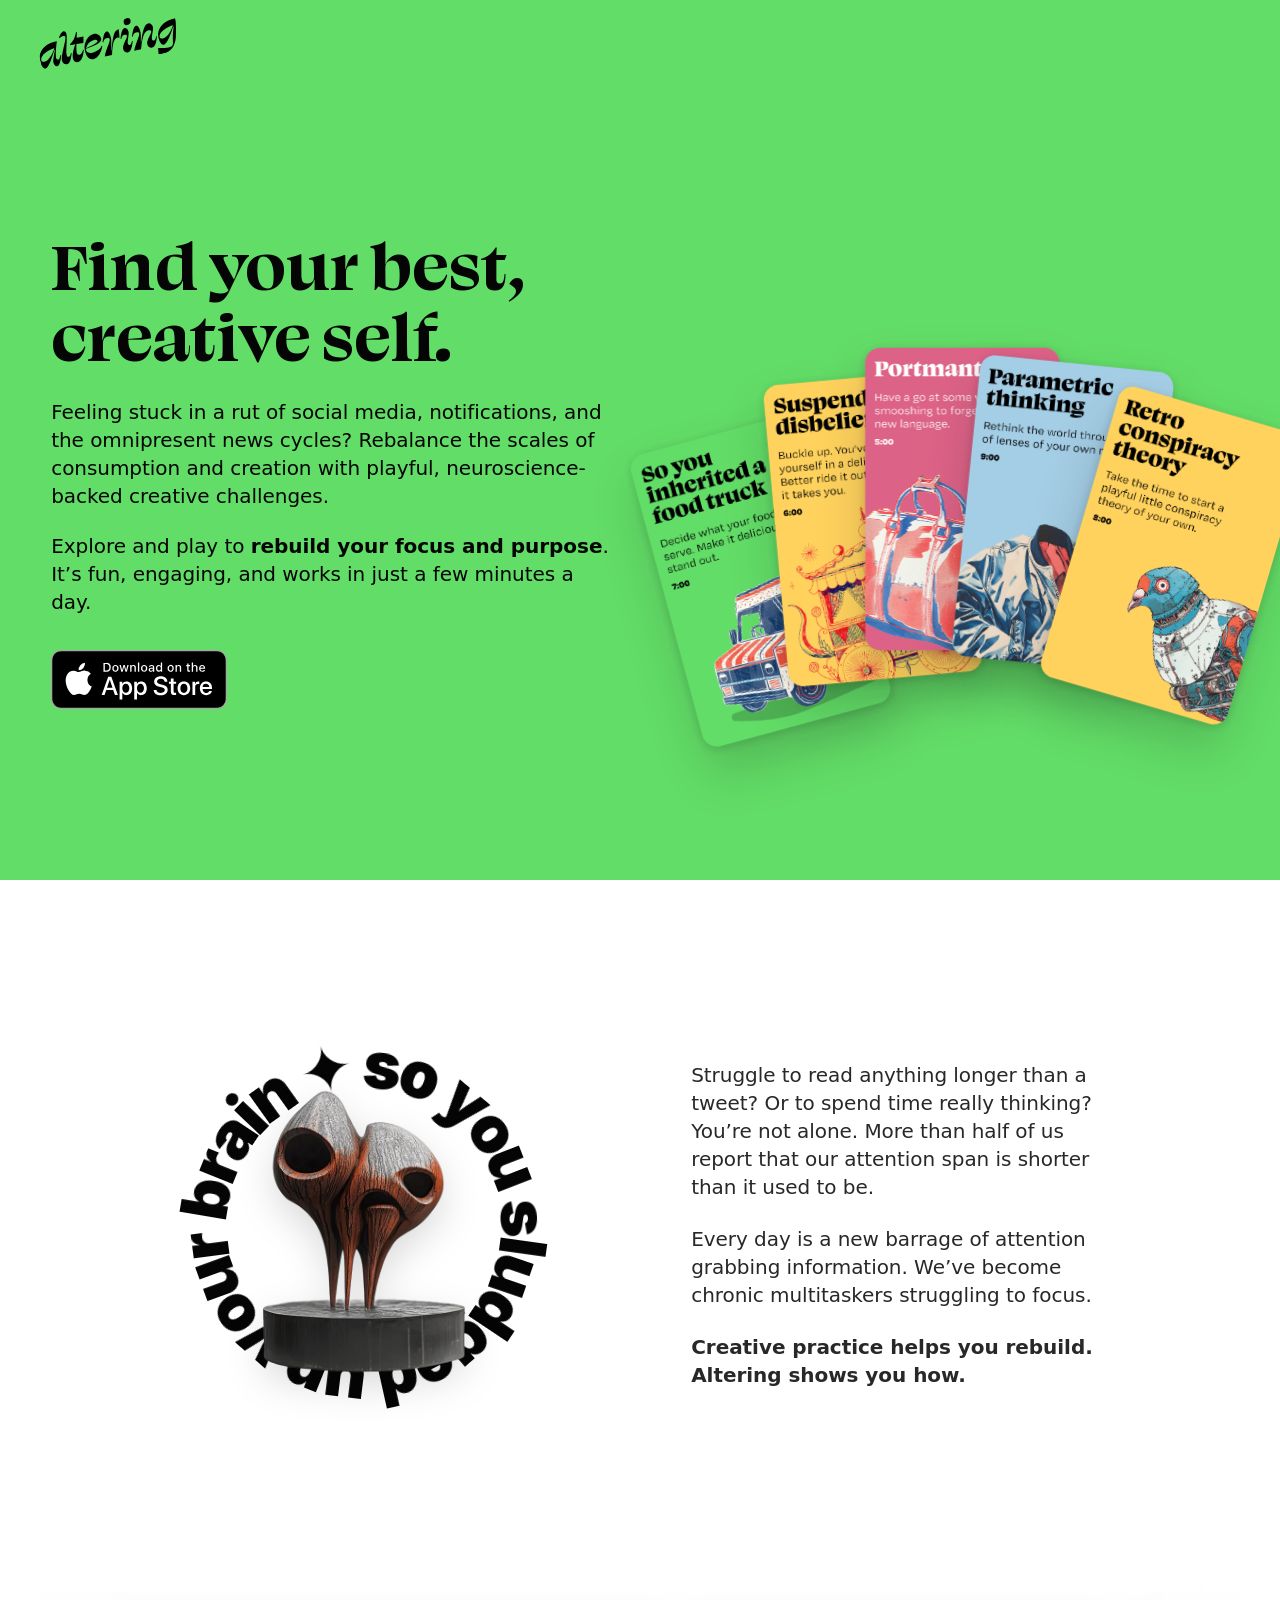
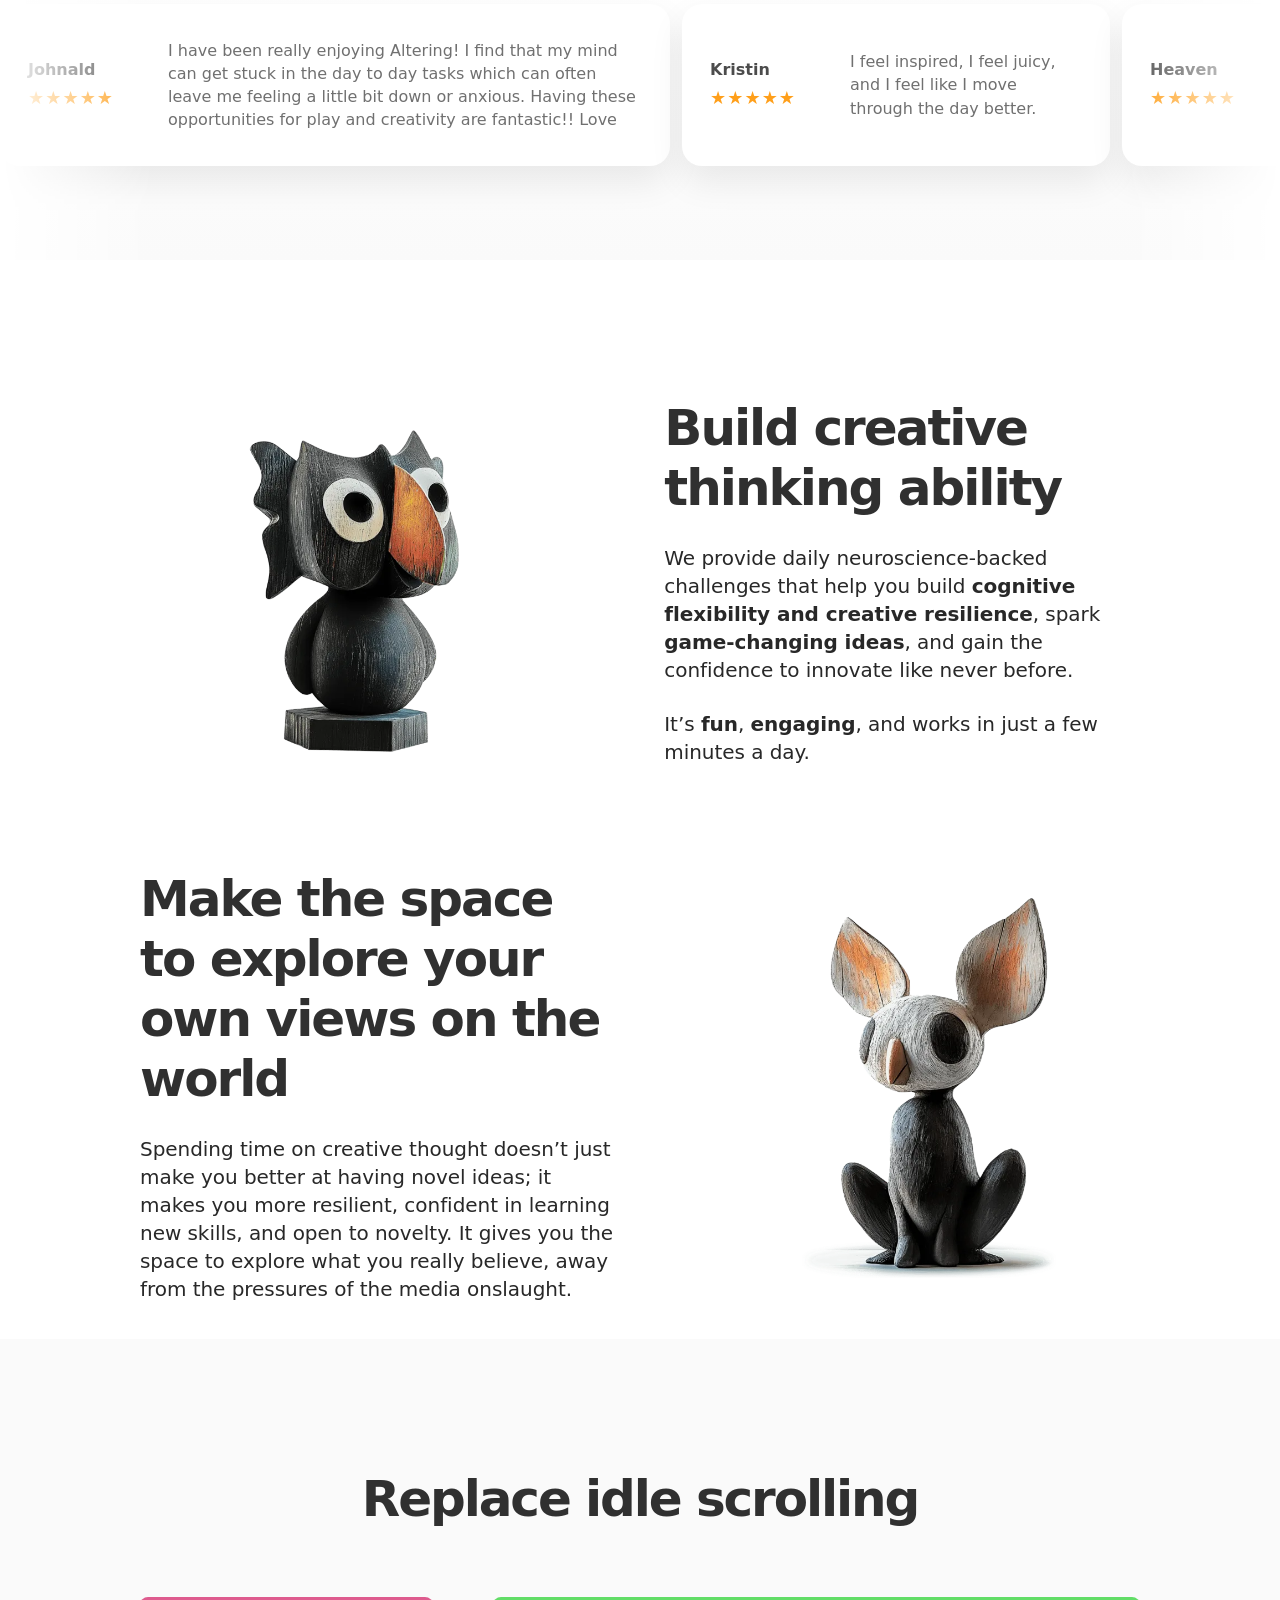
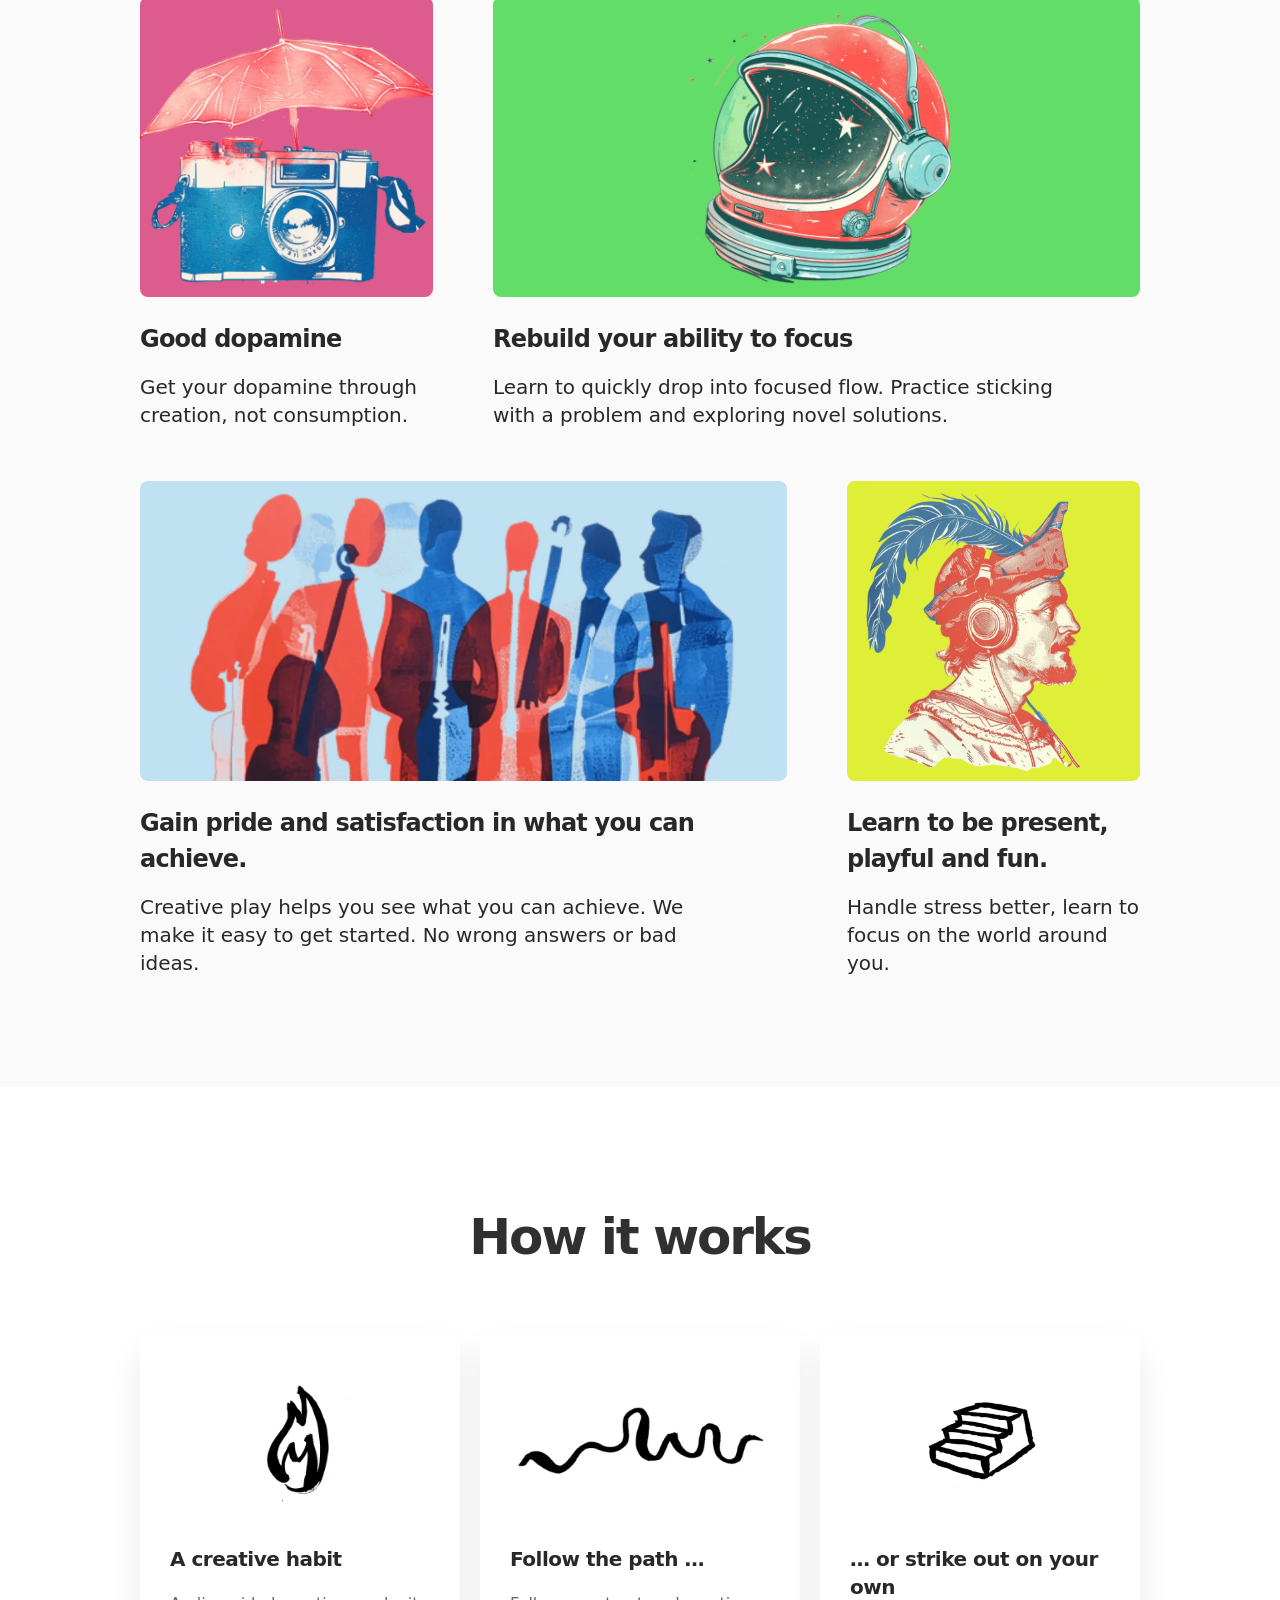
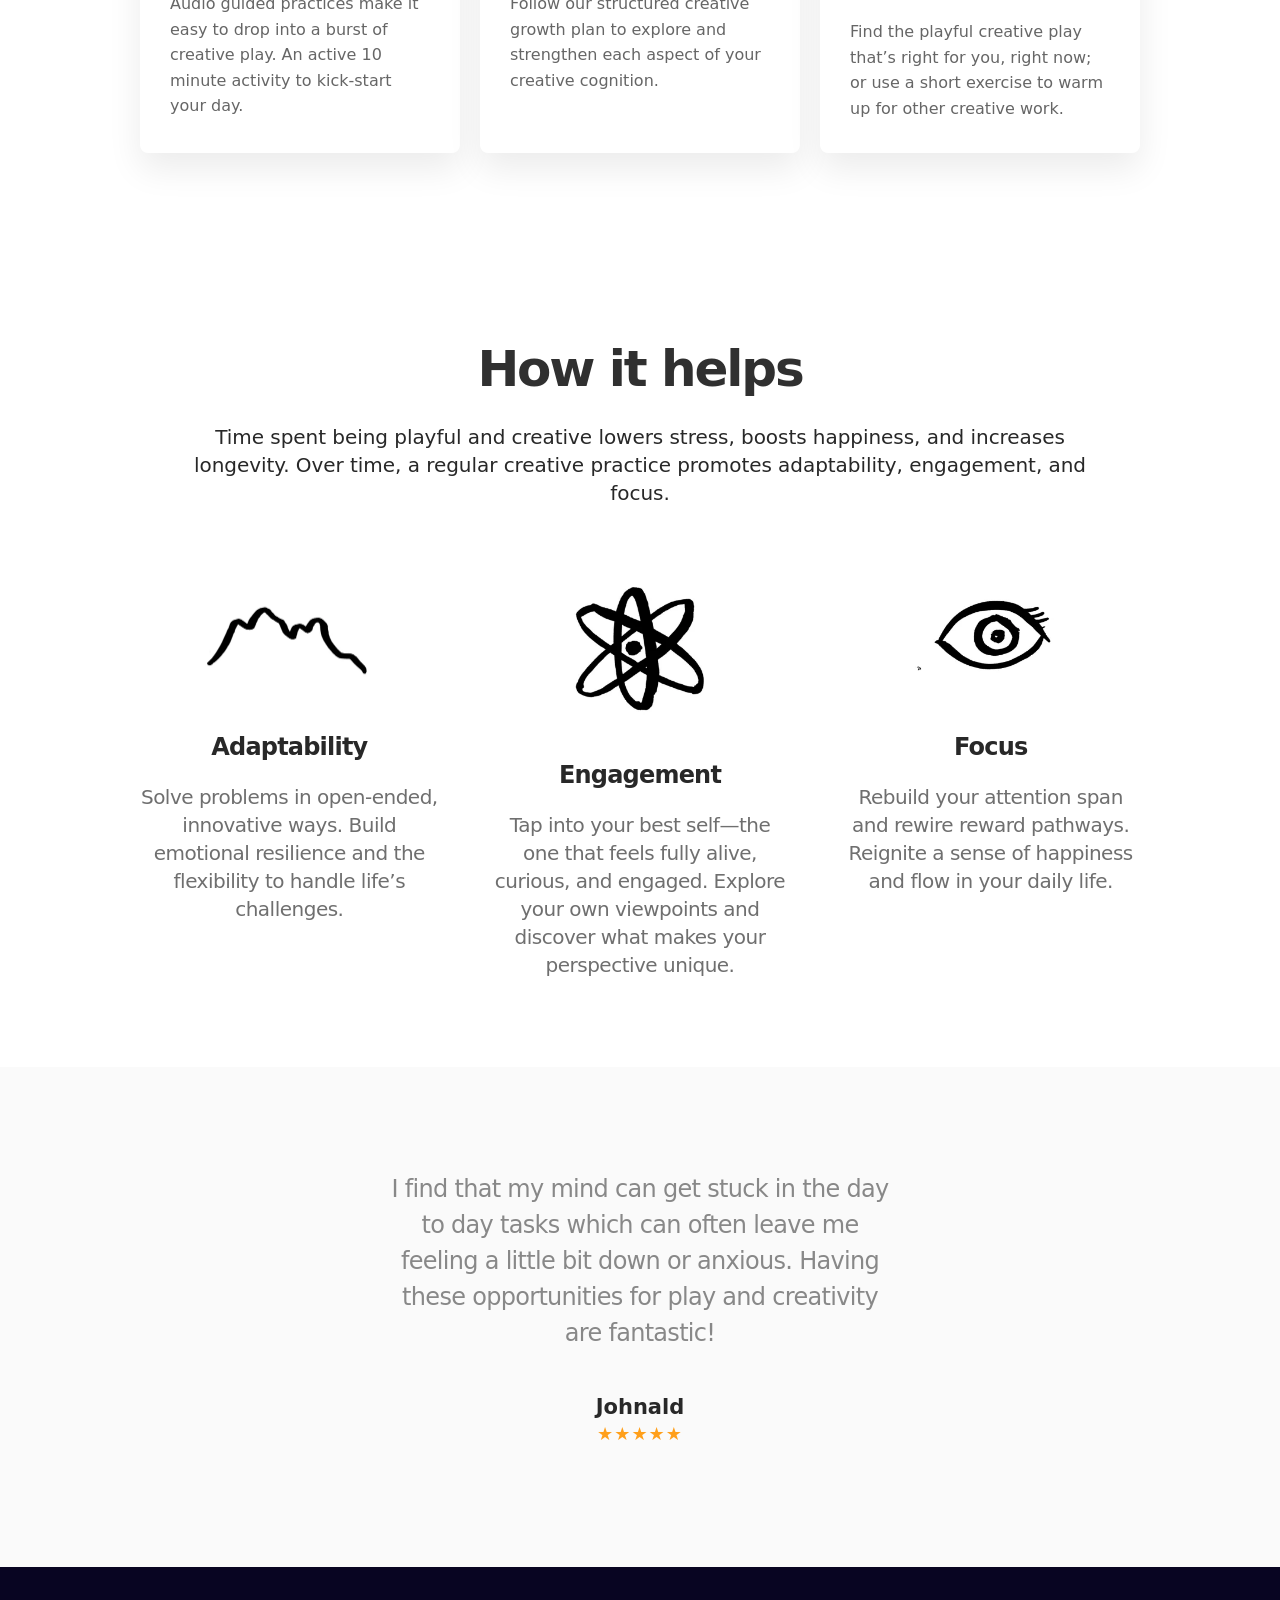
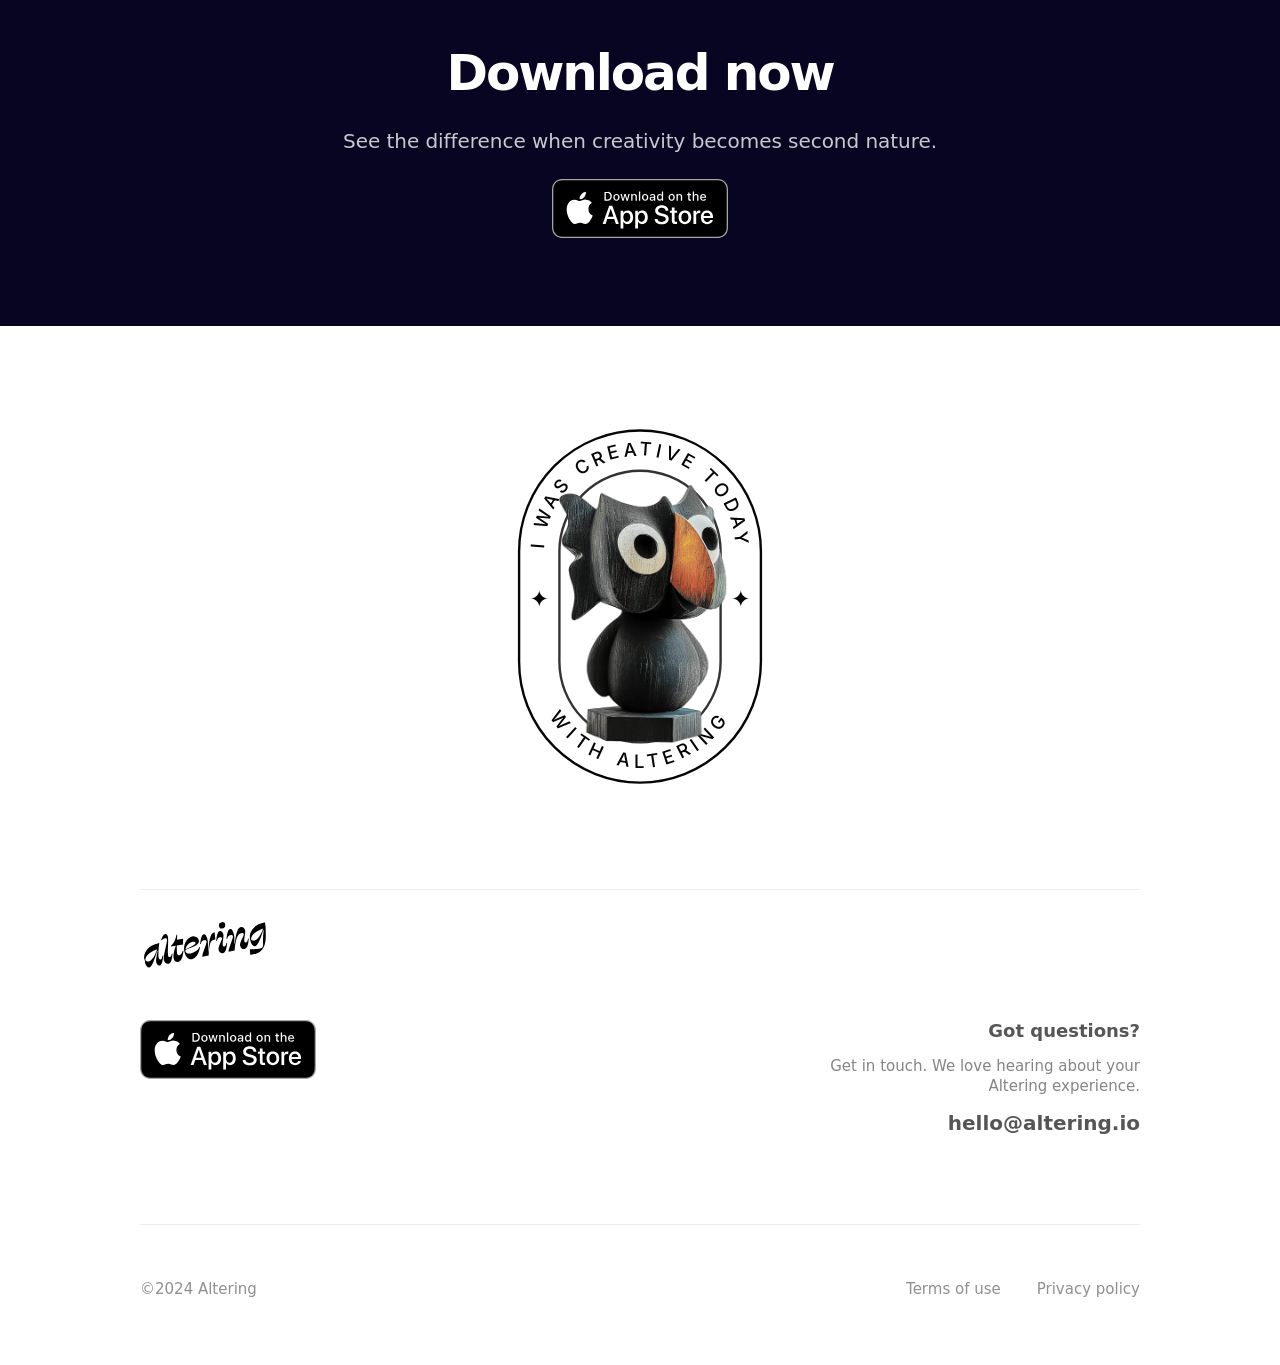
<file: index.html>
<!doctype html>
<html lang="en">
  <head>
    <meta charset="utf-8">
    <meta name="viewport" content="width=device-width, initial-scale=1">
    <title>Altering | Daily creative challenges to rebuild focus</title>
    <meta name="description" content="Build a creative practice with playful, neuroscience-backed creative challenges. Rebuild focus, flexibility, and creative resilience in just a few minutes a day.">
    <meta name="robots" content="index,follow,max-image-preview:large,max-snippet:-1,max-video-preview:-1">
    <meta name="theme-color" content="#ffffff">
    <link rel="canonical" href="https://altering.io/">
    <meta property="og:type" content="website">
    <meta property="og:site_name" content="Altering">
    <meta property="og:locale" content="en_GB">
    <meta property="og:title" content="Altering | Daily creative challenges to rebuild focus">
    <meta property="og:description" content="Build a creative practice with playful, neuroscience-backed creative challenges. Rebuild focus, flexibility, and creative resilience in just a few minutes a day.">
    <meta property="og:url" content="https://altering.io/">
    <meta property="og:image" content="https://altering.io/assets/images/altering-card-3.png">
    <meta property="og:image:width" content="645">
    <meta property="og:image:height" content="967">
    <meta property="og:image:alt" content="A colourful Altering creative challenge card illustration.">
    <meta name="twitter:card" content="summary_large_image">
    <meta name="twitter:title" content="Altering | Daily creative challenges to rebuild focus">
    <meta name="twitter:description" content="Build a creative practice with playful, neuroscience-backed creative challenges. Rebuild focus, flexibility, and creative resilience in just a few minutes a day.">
    <meta name="twitter:image" content="https://altering.io/assets/images/altering-card-3.png">
    <link rel="icon" href="assets/images/favicon-light.png" media="(prefers-color-scheme: light)">
    <link rel="icon" href="assets/images/favicon-dark.png" media="(prefers-color-scheme: dark)">
    <link rel="apple-touch-icon" href="assets/images/apple-touch-icon.png">
    <link rel="preload" href="assets/fonts/swear-display-bold.woff" as="font" type="font/woff" crossorigin>
    <link rel="preload" href="assets/fonts/inter-ring-900.woff2" as="font" type="font/woff2" crossorigin>
    <link rel="preload" href="assets/fonts/inter-badge-500.woff2" as="font" type="font/woff2" crossorigin>
    <script type="application/ld+json">
      {
        "@context": "https://schema.org",
        "@graph": [
          {
            "@type": "Organization",
            "@id": "https://altering.io/#organization",
            "name": "Altering",
            "url": "https://altering.io/",
            "logo": "https://altering.io/assets/images/apple-touch-icon.png",
            "description": "Playful daily creative challenges that help you rebuild focus, flexibility, and creative resilience.",
            "email": "hello@altering.io"
          },
          {
            "@type": "WebSite",
            "name": "Altering",
            "url": "https://altering.io/",
            "description": "Playful daily creative challenges that help you rebuild focus, flexibility, and creative resilience.",
            "inLanguage": "en-GB",
            "publisher": {
              "@id": "https://altering.io/#organization"
            }
          }
        ]
      }
    </script>
    <script>document.documentElement.classList.add("js");</script>
    <link rel="stylesheet" href="styles.css">
  </head>
  <body>
    <header class="site-header" aria-label="Site header">
      <a class="brand" href="/" aria-label="Altering home">
        <img src="assets/images/logo.svg" width="148" height="44" alt="Altering">
      </a>
    </header>

    <main>
      <section class="hero" aria-labelledby="hero-title">
        <div class="hero-copy">
          <h1 id="hero-title">Find your best, creative self.</h1>
          <p>Feeling stuck in a rut of social media, notifications, and the omnipresent news cycles? Rebalance the scales of consumption and creation with playful, neuroscience-backed creative challenges.</p>
          <p>Explore and play to <strong>rebuild your focus and purpose</strong>. It’s fun, engaging, and works in just a few minutes a day.</p>
          <a class="store-link" href="https://apps.apple.com/gb/app/altering-your-creative-ritual/id6480117935" target="_blank" rel="noopener" aria-label="Download Altering on the App Store">
            <img src="assets/images/app-store.svg" width="176" height="59" alt="Download on the App Store">
          </a>
        </div>

        <div class="hero-art" aria-hidden="true">
          <div class="fan-card">
            <img src="assets/images/altering-card-1.png" width="645" height="967" alt="">
          </div>
          <div class="fan-card">
            <img src="assets/images/altering-card-2.png" width="645" height="967" alt="">
          </div>
          <div class="fan-card">
            <img src="assets/images/altering-card-3.png" width="645" height="967" alt="">
          </div>
          <div class="fan-card">
            <img src="assets/images/altering-card-4.png" width="645" height="967" alt="">
          </div>
          <div class="fan-card">
            <img src="assets/images/altering-card-5.png" width="645" height="967" alt="">
          </div>
        </div>
      </section>

      <section class="brain-section" id="thinking" aria-labelledby="attention-title">
        <div class="split split-attention">
          <div class="sludge-stamp reveal" data-parallax aria-hidden="true">
            <div class="ring-copy" data-ring-text="so you sludged up your brain"></div>
            <img src="assets/images/sludge-brain.webp" width="460" height="620" alt="">
          </div>
          <div class="attention-copy reveal">
            <h2 id="attention-title" class="sr-only">Creative practice helps you rebuild</h2>
            <p>Struggle to read anything longer than a tweet? Or to spend time really thinking? You’re not alone. More than half of us report that our attention span is shorter than it used to be.</p>
            <p>Every day is a new barrage of attention grabbing information. We’ve become chronic multitaskers struggling to focus.</p>
            <p><strong>Creative practice helps you rebuild.<br>Altering shows you how.</strong></p>
          </div>
        </div>

        <div class="testimonial-marquee" aria-label="User testimonials">
          <div class="marquee-track">
            <figure class="testimonial-card">
              <figcaption>Johnald <span>★★★★★</span></figcaption>
              <blockquote>I have been really enjoying Altering! I find that my mind can get stuck in the day to day tasks which can often leave me feeling a little bit down or anxious. Having these opportunities for play and creativity are fantastic!! Love the app!</blockquote>
            </figure>
            <figure class="testimonial-card">
              <figcaption>Kristin <span>★★★★★</span></figcaption>
              <blockquote>I feel inspired, I feel juicy, and I feel like I move through the day better.</blockquote>
            </figure>
            <figure class="testimonial-card">
              <figcaption>Heaven <span>★★★★★</span></figcaption>
              <blockquote>I always felt better, like I accomplished something. It felt like self-care, like when you’re hungry and you feed yourself. It was satisfying.</blockquote>
            </figure>
            <figure class="testimonial-card">
              <figcaption>Karly <span>★★★★★</span></figcaption>
              <blockquote>That 10-minute activity helped me get out of a negative thought spiral. It was amazing how something so small could have such a big impact.</blockquote>
            </figure>
          </div>
        </div>
      </section>

      <section class="creative-section" aria-labelledby="creative-title">
        <div class="split image-left">
          <div class="creature-wrap reveal" data-parallax>
            <img src="assets/images/owl.webp" width="520" height="690" alt="A small black owl-like creative character sculpture">
          </div>
          <div class="text-block reveal">
            <h2 id="creative-title">Build creative thinking ability</h2>
            <p>We provide daily neuroscience-backed challenges that help you build <strong>cognitive flexibility and creative resilience</strong>, spark <strong>game-changing ideas</strong>, and gain the confidence to innovate like never before.</p>
            <p>It’s <strong>fun</strong>, <strong>engaging</strong>, and works in just a few minutes a day.</p>
          </div>
        </div>

        <div class="split image-right">
          <div class="text-block reveal">
            <h2>Make the space to explore your own views on the world</h2>
            <p>Spending time on creative thought doesn’t just make you better at having novel ideas; it makes you more resilient, confident in learning new skills, and open to novelty. It gives you the space to explore what you really believe, away from the pressures of the media onslaught.</p>
          </div>
          <div class="creature-wrap reveal" data-parallax>
            <img src="assets/images/bunny.webp" width="520" height="690" alt="A soft grey creative character with wide ears">
          </div>
        </div>
      </section>

      <section class="replace-section" aria-labelledby="replace-title">
        <div class="section-heading reveal">
          <h2 id="replace-title">Replace idle scrolling</h2>
        </div>
        <div class="replace-grid">
          <article class="benefit small reveal">
            <div class="benefit-image pink">
              <img src="assets/images/camera.webp" width="620" height="604" alt="">
            </div>
            <h3>Good dopamine</h3>
            <p>Get your dopamine through creation, not consumption.</p>
          </article>
          <article class="benefit wide reveal">
            <div class="benefit-image green">
              <img src="assets/images/helmet.webp" width="620" height="639" alt="">
            </div>
            <h3>Rebuild your ability to focus</h3>
            <p>Learn to quickly drop into focused flow. Practice sticking with a problem and exploring novel solutions.</p>
          </article>
          <article class="benefit wide reveal">
            <div class="benefit-image blue">
              <img src="assets/images/people.webp" width="980" height="810" alt="">
            </div>
            <h3>Gain pride and satisfaction in what you can achieve.</h3>
            <p>Creative play helps you see what you can achieve. We make it easy to get started. No wrong answers or bad ideas.</p>
          </article>
          <article class="benefit small reveal">
            <div class="benefit-image lime">
              <img src="assets/images/headphones.webp" width="440" height="446" alt="">
            </div>
            <h3>Learn to be present, playful and fun.</h3>
            <p>Handle stress better, learn to focus on the world around you.</p>
          </article>
        </div>
      </section>

      <section class="how-section" aria-labelledby="how-title">
        <div class="section-heading reveal">
          <h2 id="how-title">How it works</h2>
        </div>
        <div class="how-grid">
          <article class="how-card reveal">
            <img src="assets/images/icon-flame.webp" width="260" height="319" alt="">
            <h3>A creative habit</h3>
            <p>Audio guided practices make it easy to drop into a burst of creative play. An active 10 minute activity to kick-start your day.</p>
          </article>
          <article class="how-card reveal">
            <img src="assets/images/icon-squiggle.webp" width="360" height="117" alt="">
            <h3>Follow the path …</h3>
            <p>Follow our structured creative growth plan to explore and strengthen each aspect of your creative cognition.</p>
          </article>
          <article class="how-card reveal">
            <img src="assets/images/icon-steps.webp" width="300" height="230" alt="">
            <h3>… or strike out on your own</h3>
            <p>Find the playful creative play that’s right for you, right now; or use a short exercise to warm up for other creative work.</p>
          </article>
        </div>
      </section>

      <section class="helps-section" aria-labelledby="helps-title">
        <div class="section-heading reveal">
          <h2 id="helps-title">How it helps</h2>
          <p>Time spent being playful and creative lowers stress, boosts happiness, and increases longevity. Over time, a regular creative practice promotes adaptability, engagement, and focus.</p>
        </div>
        <div class="helps-grid">
          <article class="help-item reveal">
            <img src="assets/images/icon-path.webp" width="360" height="210" alt="">
            <h3>Adaptability</h3>
            <p>Solve problems in open-ended, innovative ways. Build emotional resilience and the flexibility to handle life’s challenges.</p>
          </article>
          <article class="help-item reveal">
            <img src="assets/images/icon-atom.webp" width="280" height="254" alt="">
            <h3>Engagement</h3>
            <p>Tap into your best self—the one that feels fully alive, curious, and engaged. Explore your own viewpoints and discover what makes your perspective unique.</p>
          </article>
          <article class="help-item reveal">
            <img src="assets/images/icon-eye.webp" width="280" height="219" alt="">
            <h3>Focus</h3>
            <p>Rebuild your attention span and rewire reward pathways. Reignite a sense of happiness and flow in your daily life.</p>
          </article>
        </div>
      </section>

      <section class="quote-section" aria-label="Johnald testimonial">
        <figure class="quote reveal">
          <blockquote>I find that my mind can get stuck in the day to day tasks which can often leave me feeling a little bit down or anxious. Having these opportunities for play and creativity are fantastic!</blockquote>
          <figcaption>Johnald <span>★★★★★</span></figcaption>
        </figure>
      </section>

      <section class="download-section" id="pricing" aria-labelledby="download-title">
        <div class="download-copy reveal">
          <h2 id="download-title">Download now</h2>
          <p>See the difference when creativity becomes second nature.</p>
          <a class="store-link" href="https://apps.apple.com/gb/app/altering-your-creative-ritual/id6480117935" target="_blank" rel="noopener" aria-label="Download Altering on the App Store">
            <img src="assets/images/app-store.svg" width="176" height="59" alt="Download on the App Store">
          </a>
        </div>
      </section>
    </main>

    <footer class="site-footer" id="contact">
      <div class="creative-badge reveal" aria-hidden="true">
        <svg class="creative-badge__frame" viewBox="0 0 660 760" role="presentation">
          <defs>
            <path id="creative-badge-top-copy" d="M 140 278 A 190 190 0 0 1 520 278"></path>
            <path id="creative-badge-bottom-copy" d="M 140 486 A 190 190 0 0 0 520 486"></path>
          </defs>
          <rect class="creative-badge__outer" x="102" y="50" width="456" height="664" rx="228" ry="228"></rect>
          <rect class="creative-badge__inner" x="178" y="126" width="304" height="512" rx="152" ry="152"></rect>
          <text class="creative-badge__copy creative-badge__copy--top">
            <textPath href="#creative-badge-top-copy" startOffset="50%" text-anchor="middle">I WAS CREATIVE TODAY</textPath>
          </text>
          <text class="creative-badge__copy creative-badge__copy--bottom">
            <textPath href="#creative-badge-bottom-copy" startOffset="50%" text-anchor="middle">WITH ALTERING</textPath>
          </text>
          <text class="creative-badge__star" x="140" y="382" text-anchor="middle">✦</text>
          <text class="creative-badge__star" x="520" y="382" text-anchor="middle">✦</text>
        </svg>
        <img class="creative-badge__art" src="assets/images/owl.webp" width="520" height="690" alt="">
      </div>

      <div class="footer-main">
        <a class="footer-logo" href="/" aria-label="Altering home">
          <img src="assets/images/logo.svg" width="148" height="44" alt="Altering">
        </a>
        <a class="footer-store" href="https://apps.apple.com/gb/app/altering-your-creative-ritual/id6480117935" target="_blank" rel="noopener" aria-label="Download Altering on the App Store">
          <img src="assets/images/app-store.svg" width="176" height="59" alt="Download on the App Store">
        </a>
        <div class="footer-contact">
          <h2>Got questions?</h2>
          <p>Get in touch. We love hearing about your Altering experience.</p>
          <a href="mailto:hello@altering.io">hello@altering.io</a>
        </div>
      </div>

      <div class="footer-bottom">
        <p>©2024 Altering</p>
        <div>
          <a href="/terms-and-conditions/" target="_blank" rel="noopener">Terms of use</a>
          <a href="/privacy-policy/" target="_blank" rel="noopener">Privacy policy</a>
        </div>
      </div>
    </footer>

    <script src="script.js"></script>
  </body>
</html>
</file>
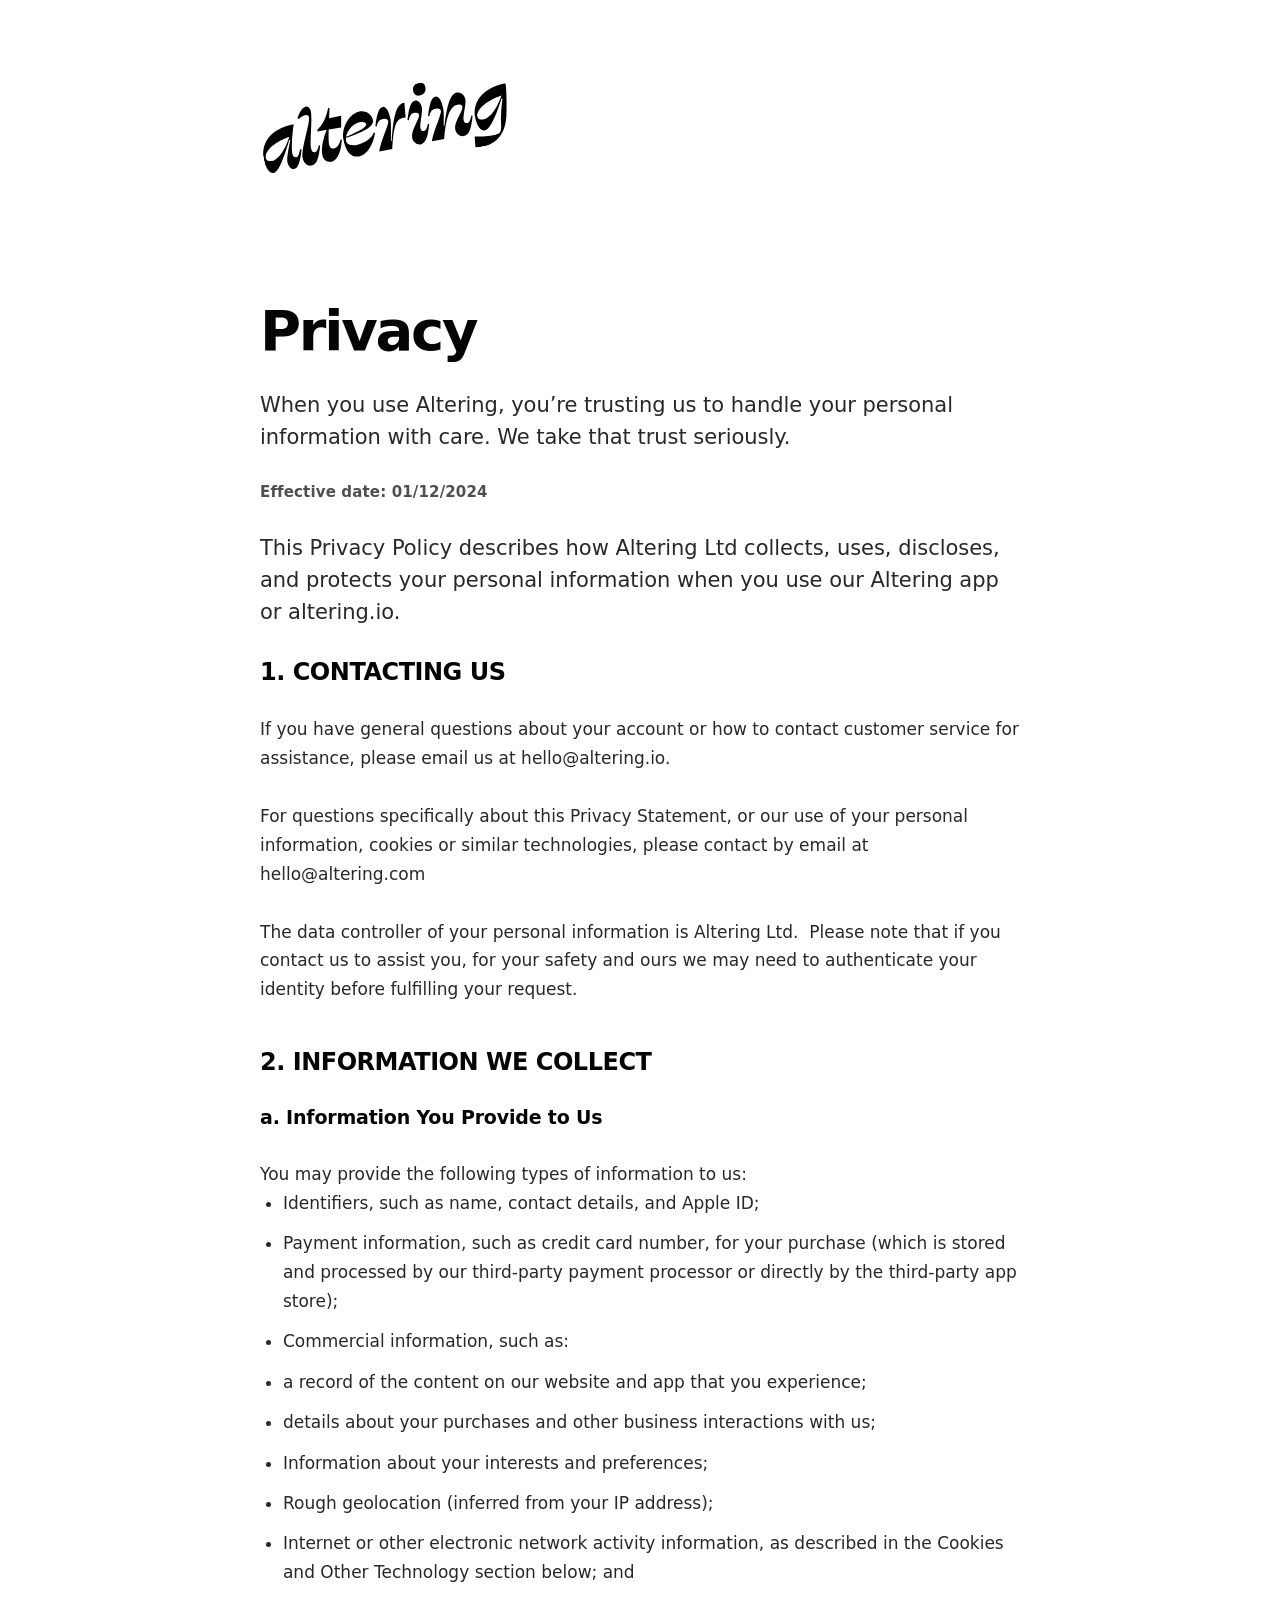
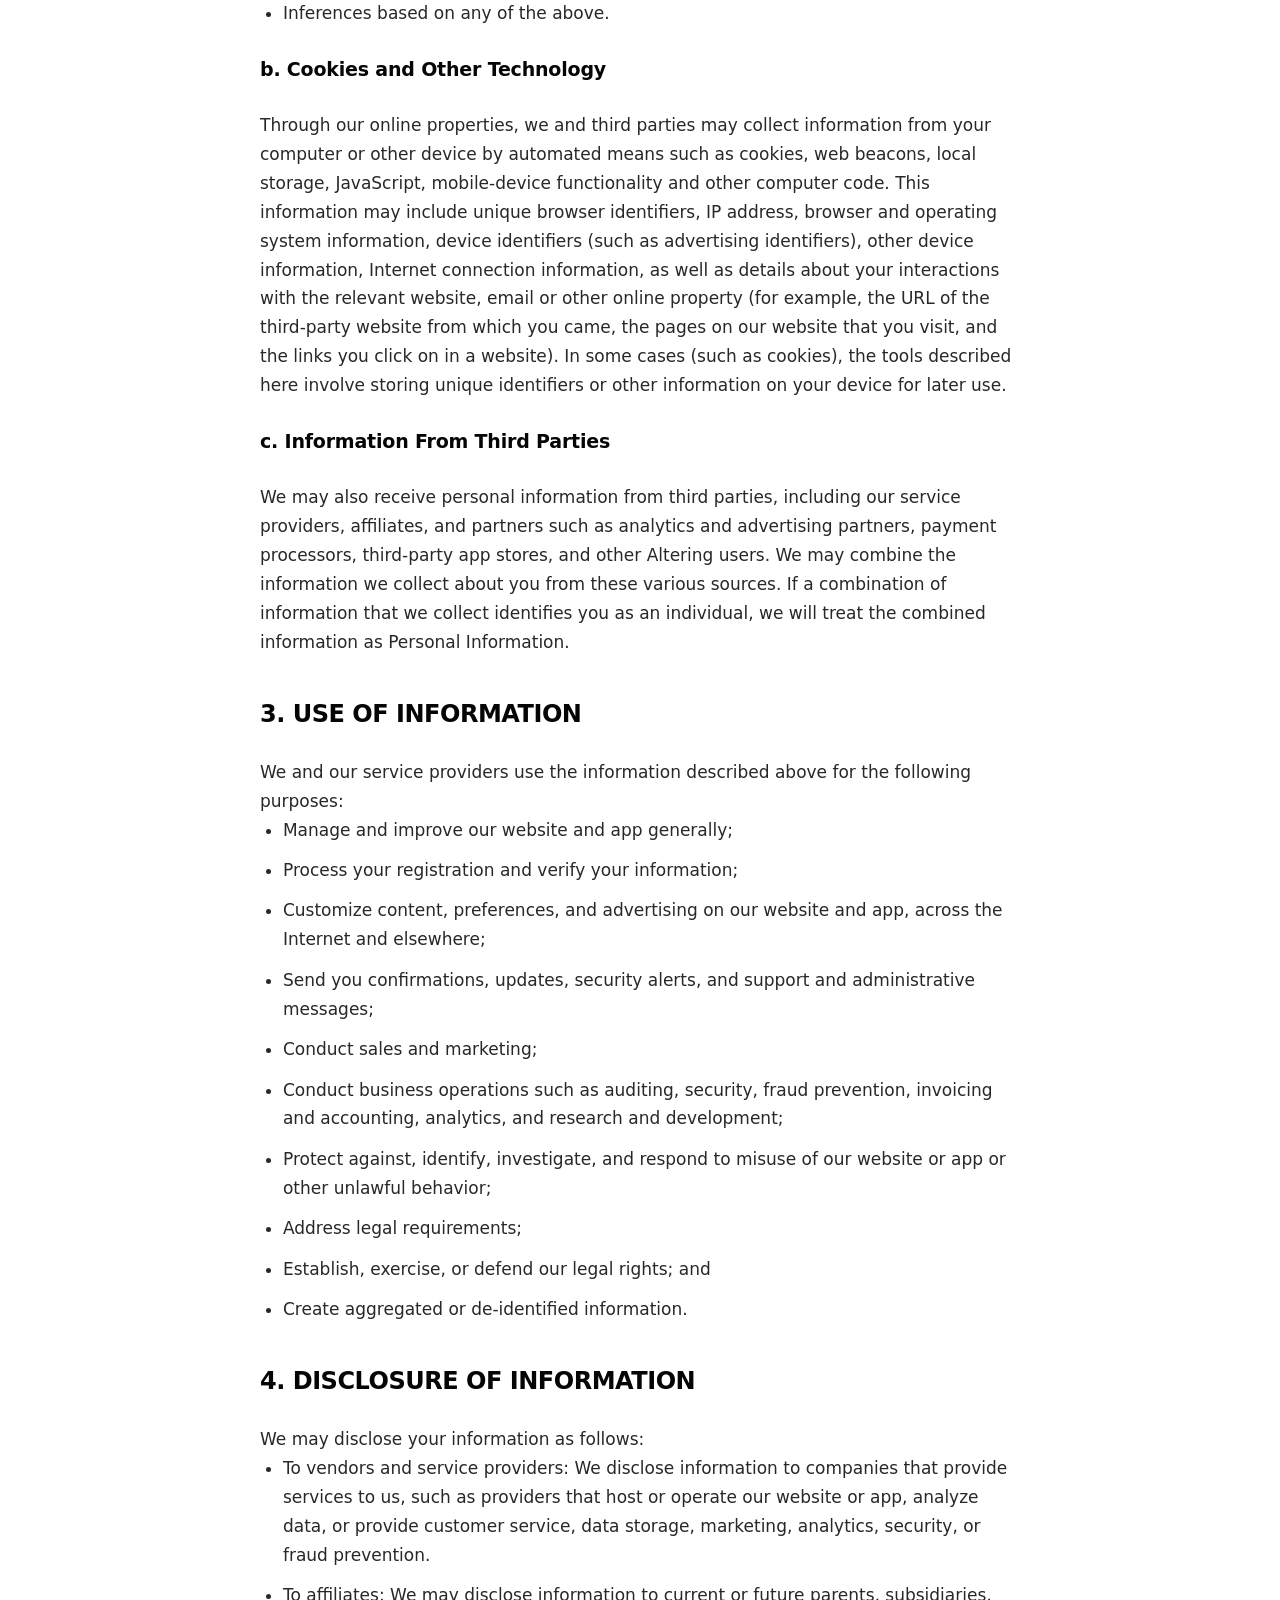
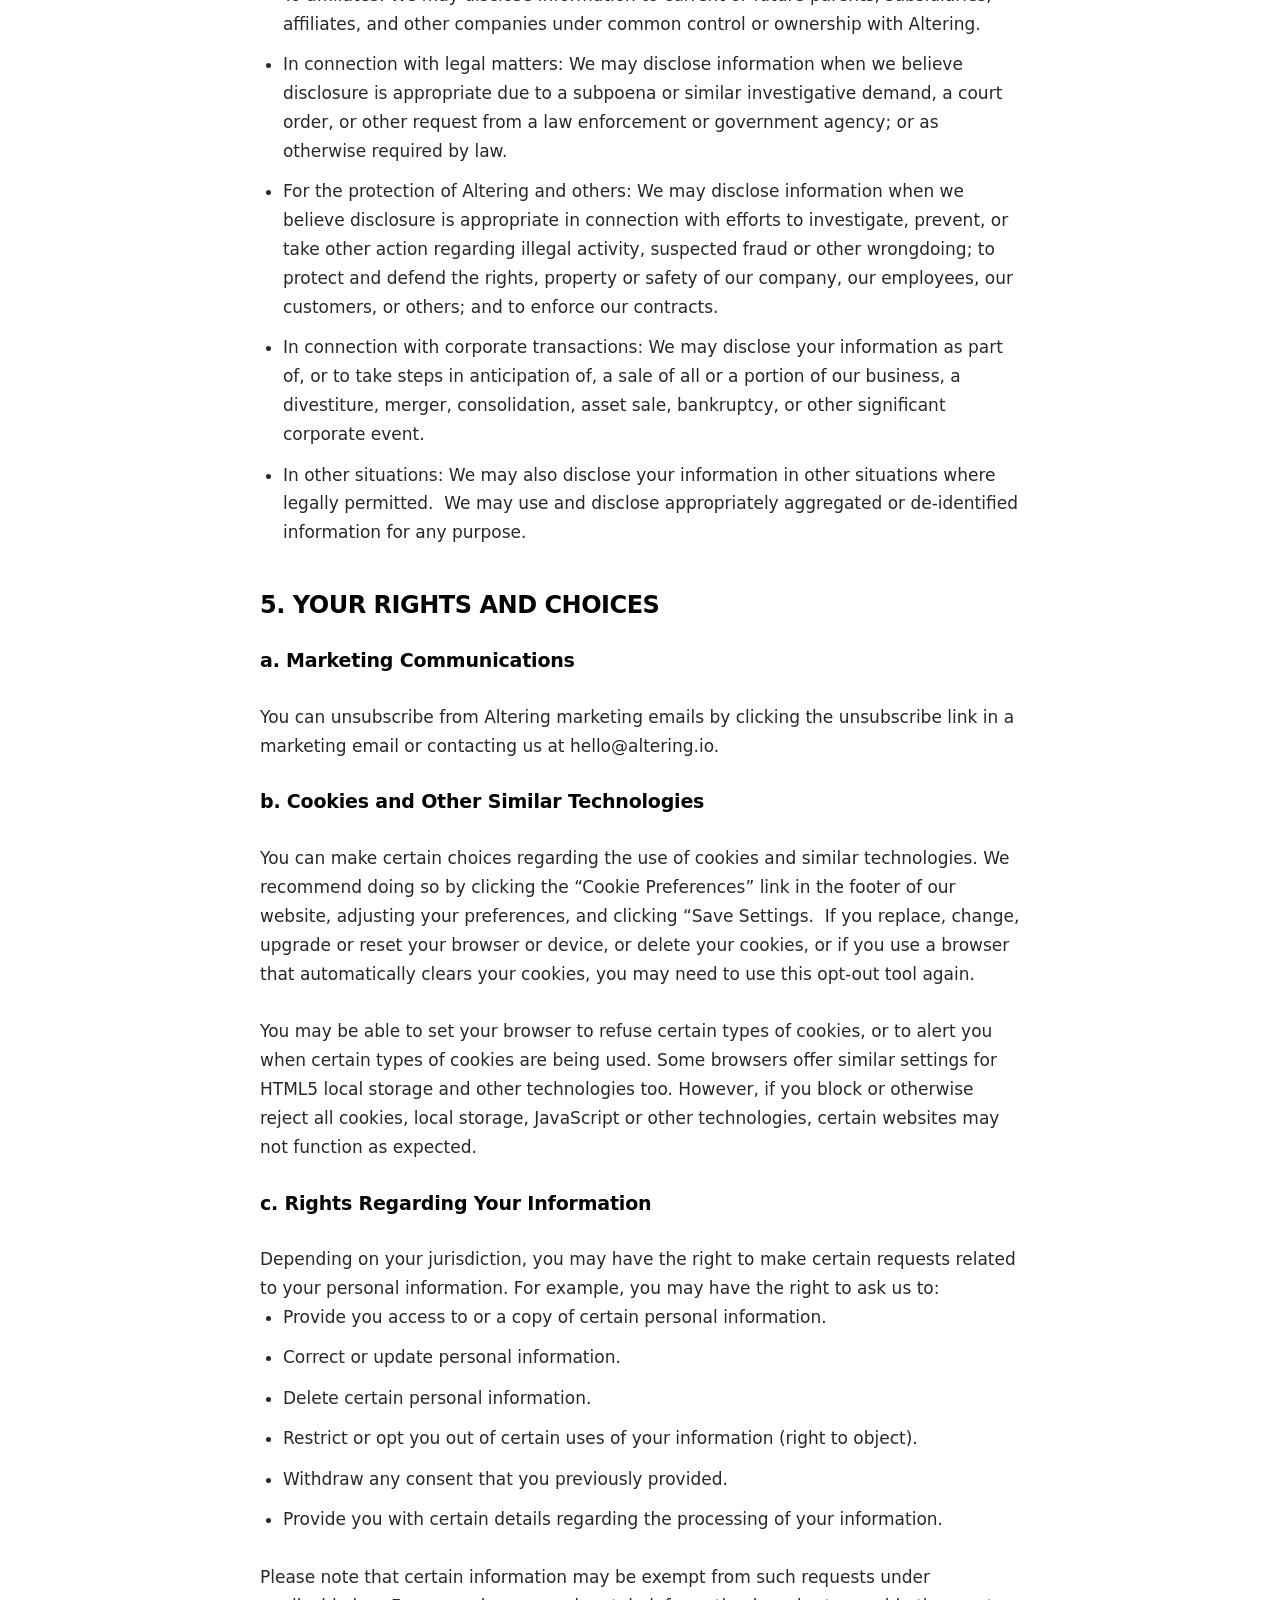
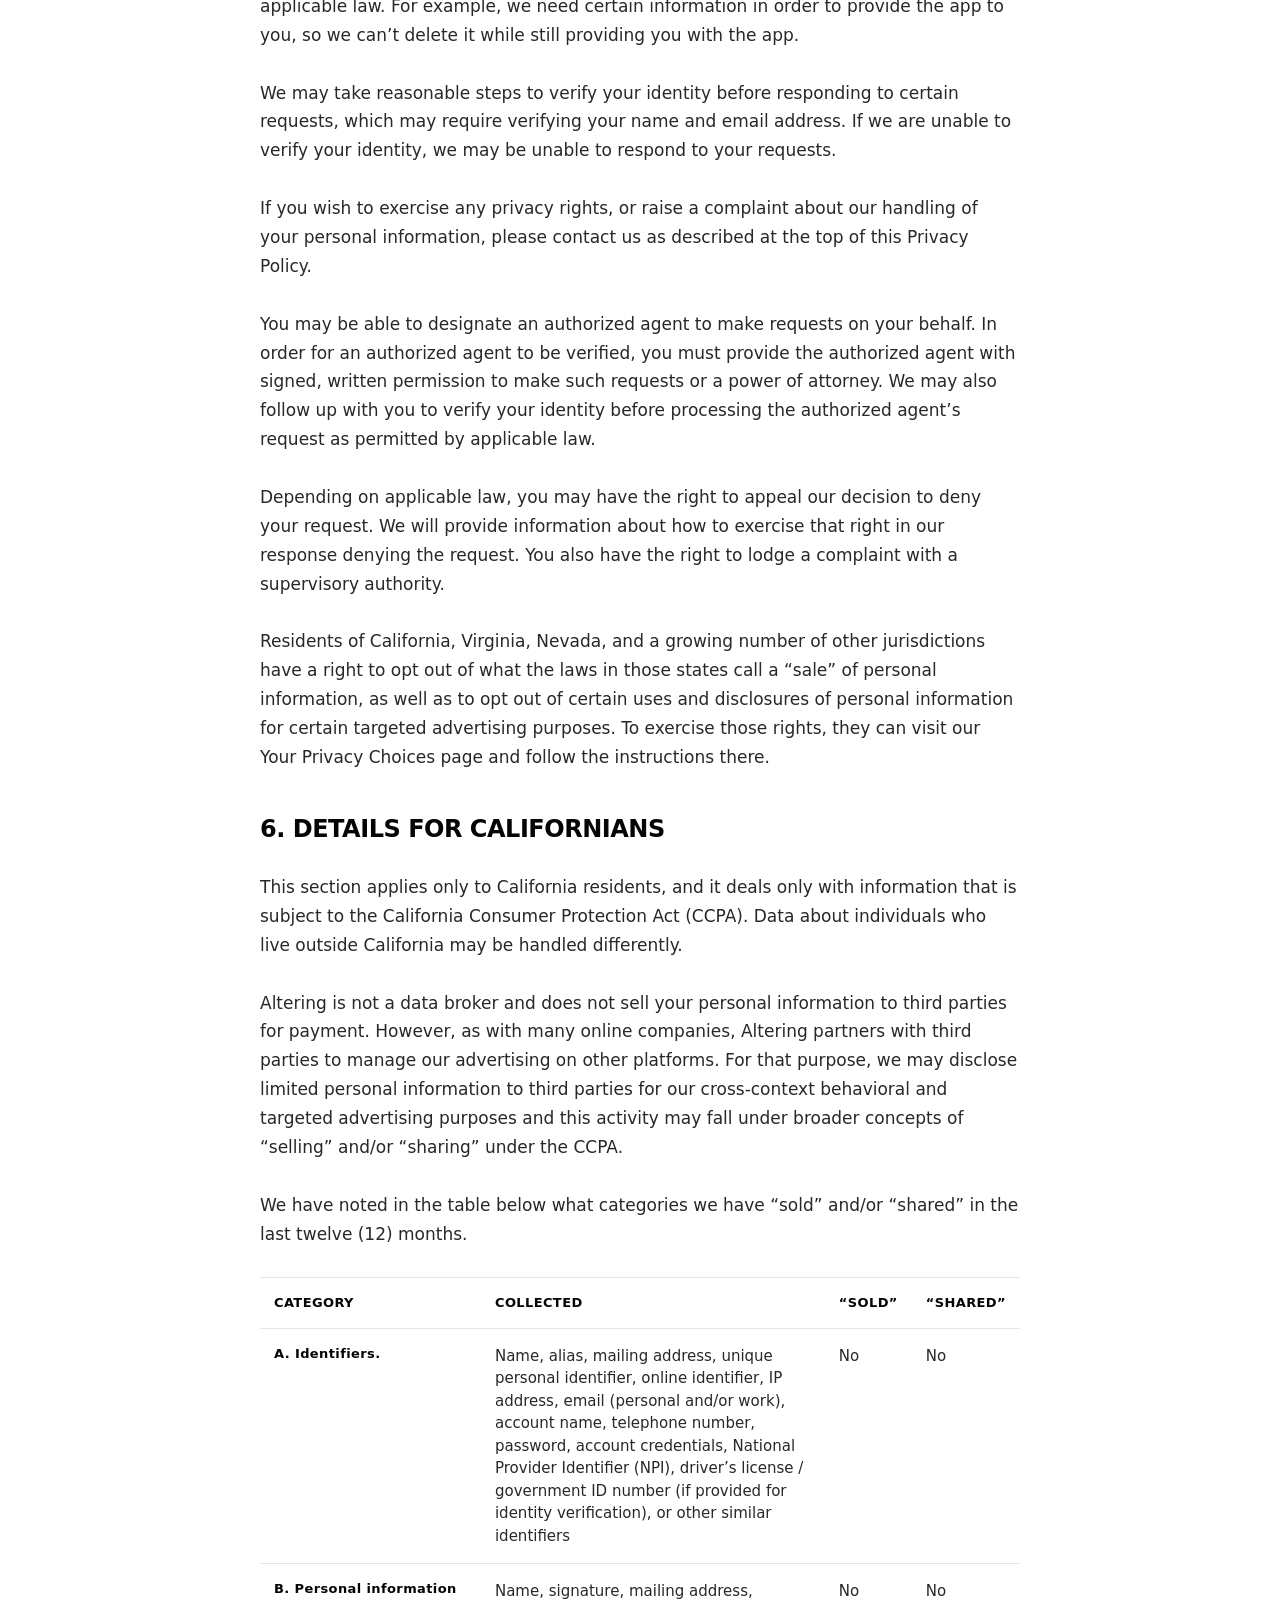
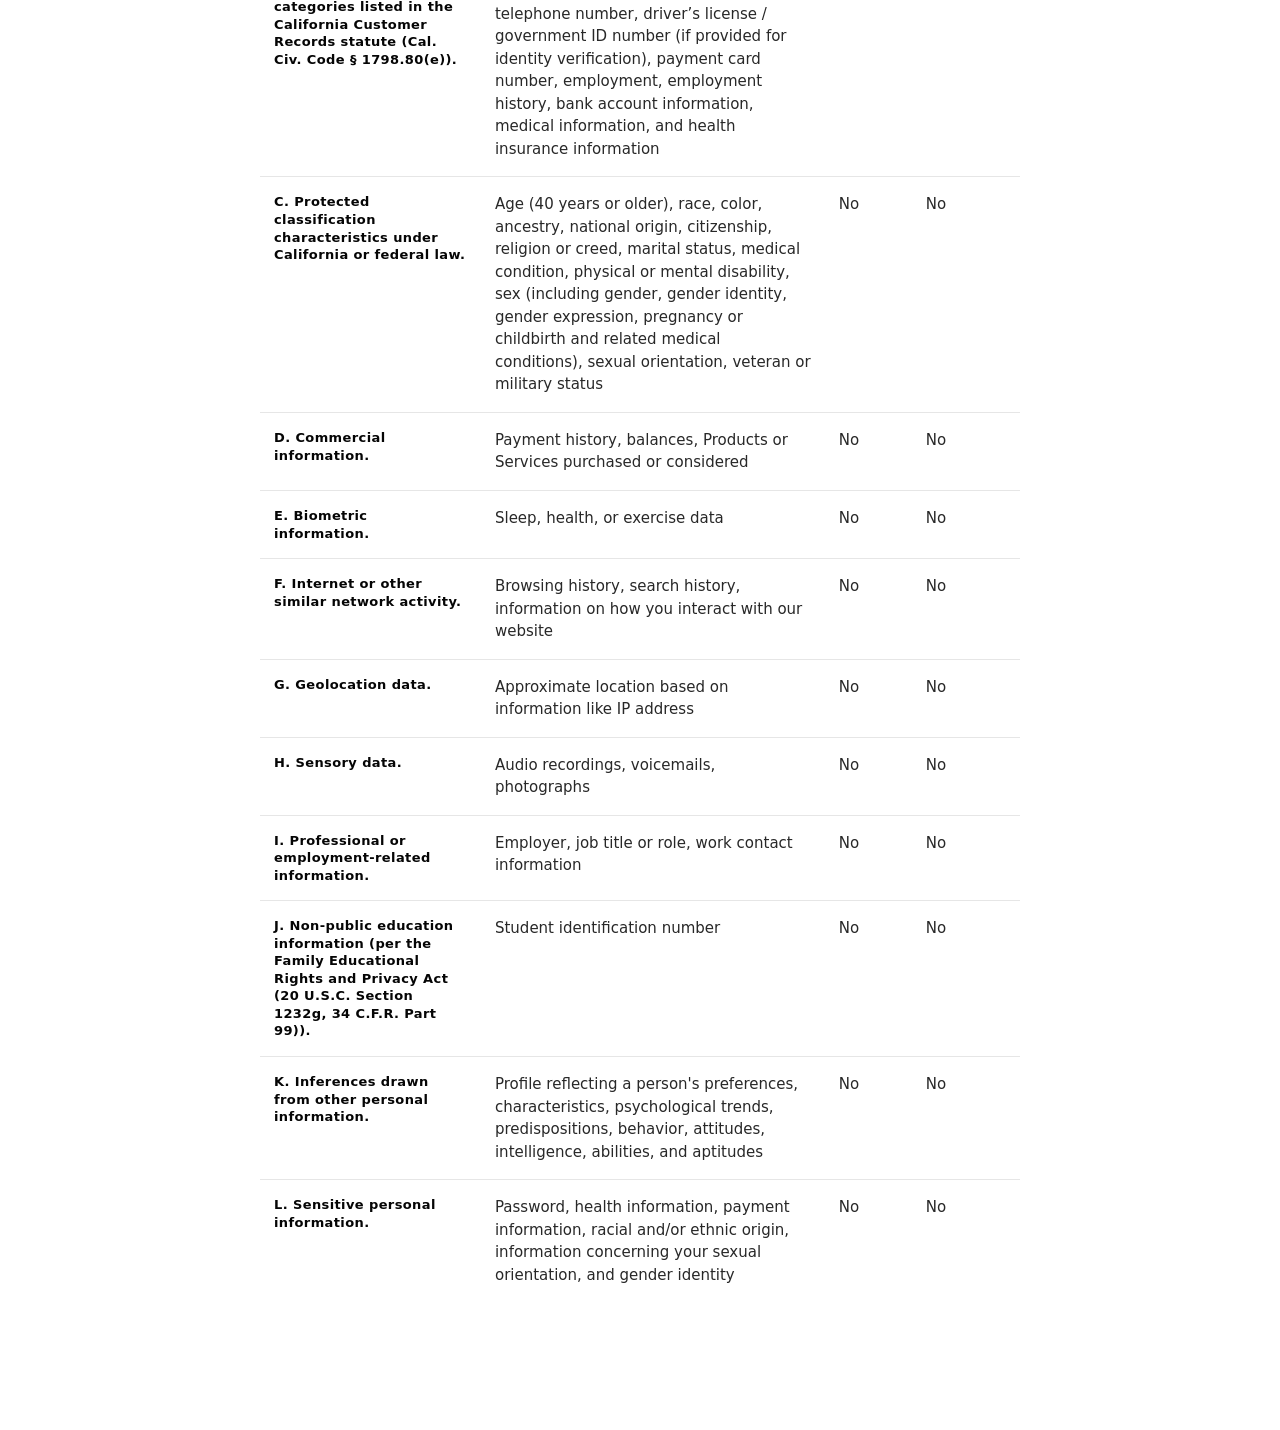
<file: privacy-policy/index.html>
<!doctype html>
<html lang="en">
  <head>
    <meta charset="utf-8">
    <meta name="viewport" content="width=device-width, initial-scale=1">
    <title>Privacy Policy | Altering</title>
    <meta name="description" content="Read Altering's privacy policy to understand how personal information is collected, used, and protected across the app and website.">
    <meta name="robots" content="index,follow,max-image-preview:large,max-snippet:-1,max-video-preview:-1">
    <meta name="theme-color" content="#ffffff">
    <link rel="canonical" href="https://altering.io/privacy-policy/">
    <meta property="og:type" content="website">
    <meta property="og:site_name" content="Altering">
    <meta property="og:locale" content="en_GB">
    <meta property="og:title" content="Privacy Policy | Altering">
    <meta property="og:description" content="Read Altering's privacy policy to understand how personal information is collected, used, and protected across the app and website.">
    <meta property="og:url" content="https://altering.io/privacy-policy/">
    <meta property="og:image" content="https://altering.io/assets/images/altering-card-3.png">
    <meta property="og:image:width" content="645">
    <meta property="og:image:height" content="967">
    <meta property="og:image:alt" content="A colourful Altering creative challenge card illustration.">
    <meta name="twitter:card" content="summary_large_image">
    <meta name="twitter:title" content="Privacy Policy | Altering">
    <meta name="twitter:description" content="Read Altering's privacy policy to understand how personal information is collected, used, and protected across the app and website.">
    <meta name="twitter:image" content="https://altering.io/assets/images/altering-card-3.png">
    <link rel="icon" href="../assets/images/favicon-light.png" media="(prefers-color-scheme: light)">
    <link rel="icon" href="../assets/images/favicon-dark.png" media="(prefers-color-scheme: dark)">
    <link rel="apple-touch-icon" href="../assets/images/apple-touch-icon.png">
    <link rel="stylesheet" href="../legal.css">
  </head>
  <body>
    <header class="legal-header">
      <div class="legal-wrap">
        <a class="legal-brand" href="/" aria-label="Altering home">
          <img src="../assets/images/logo.svg" width="148" height="44" alt="Altering">
        </a>
      </div>
    </header>

    <main class="legal-main">
      <article class="legal-wrap legal-article" aria-labelledby="legal-title">
        <h1 id="legal-title">Privacy</h1>
        <p class="legal-intro">When you use Altering, you’re trusting us to handle your personal information with care. We take that trust seriously.</p>
        <p class="legal-meta">Effective date: 01/12/2024</p>
        <p class="legal-summary">This Privacy Policy describes how Altering Ltd collects, uses, discloses, and protects your personal information when you use our Altering app or altering.io.</p>
        <div class="legal-content">
          <section class="legal-section" aria-labelledby="section-1-contacting-us">
            <h2 id="section-1-contacting-us">1. CONTACTING US</h2>
            <p>If you have general questions about your account or how to contact customer service for assistance, please email us at hello@altering.io.</p>
            <p>For questions specifically about this Privacy Statement, or our use of your personal information, cookies or similar technologies, please contact by email at hello@altering.com</p>
            <p>The data controller of your personal information is Altering Ltd.  Please note that if you contact us to assist you, for your safety and ours we may need to authenticate your identity before fulfilling your request.</p>
          </section>
          <section class="legal-section" aria-labelledby="section-2-information-we-collect">
            <h2 id="section-2-information-we-collect">2. INFORMATION WE COLLECT</h2>
            <h3>a. Information You Provide to Us</h3>
            <p>You may provide the following types of information to us:</p>
            <ul class="legal-list">
              <li>Identifiers, such as name, contact details, and Apple ID;</li>
              <li>Payment information, such as credit card number, for your purchase (which is stored and processed by our third-party payment processor or directly by the third-party app store);</li>
              <li>Commercial information, such as:</li>
              <li>a record of the content on our website and app that you experience;</li>
              <li>details about your purchases and other business interactions with us;</li>
              <li>Information about your interests and preferences;</li>
              <li>Rough geolocation (inferred from your IP address);</li>
              <li>Internet or other electronic network activity information, as described in the Cookies and Other Technology section below; and</li>
              <li>Inferences based on any of the above.</li>
            </ul>
            <h3>b. Cookies and Other Technology</h3>
            <p>Through our online properties, we and third parties may collect information from your computer or other device by automated means such as cookies, web beacons, local storage, JavaScript, mobile-device functionality and other computer code. This information may include unique browser identifiers, IP address, browser and operating system information, device identifiers (such as advertising identifiers), other device information, Internet connection information, as well as details about your interactions with the relevant website, email or other online property (for example, the URL of the third-party website from which you came, the pages on our website that you visit, and the links you click on in a website). In some cases (such as cookies), the tools described here involve storing unique identifiers or other information on your device for later use.</p>
            <h3>c. Information From Third Parties</h3>
            <p>We may also receive personal information from third parties, including our service providers, affiliates, and partners such as analytics and advertising partners, payment processors, third-party app stores, and other Altering users. We may combine the information we collect about you from these various sources. If a combination of information that we collect identifies you as an individual, we will treat the combined information as Personal Information.</p>
          </section>
          <section class="legal-section" aria-labelledby="section-3-use-of-information">
            <h2 id="section-3-use-of-information">3. USE OF INFORMATION</h2>
            <p>We and our service providers use the information described above for the following purposes:</p>
            <ul class="legal-list">
              <li>Manage and improve our website and app generally;</li>
              <li>Process your registration and verify your information;</li>
              <li>Customize content, preferences, and advertising on our website and app, across the Internet and elsewhere;</li>
              <li>Send you confirmations, updates, security alerts, and support and administrative messages;</li>
              <li>Conduct sales and marketing;</li>
              <li>Conduct business operations such as auditing, security, fraud prevention, invoicing and accounting, analytics, and research and development;</li>
              <li>Protect against, identify, investigate, and respond to misuse of our website or app or other unlawful behavior;</li>
              <li>Address legal requirements;</li>
              <li>Establish, exercise, or defend our legal rights; and</li>
              <li>Create aggregated or de-identified information.</li>
            </ul>
          </section>
          <section class="legal-section" aria-labelledby="section-4-disclosure-of-information">
            <h2 id="section-4-disclosure-of-information">4. DISCLOSURE OF INFORMATION</h2>
            <p>We may disclose your information as follows:</p>
            <ul class="legal-list">
              <li>To vendors and service providers: We disclose information to companies that provide services to us, such as providers that host or operate our website or app, analyze data, or provide customer service, data storage, marketing, analytics, security, or fraud prevention.</li>
              <li>To affiliates: We may disclose information to current or future parents, subsidiaries, affiliates, and other companies under common control or ownership with Altering.</li>
              <li>In connection with legal matters: We may disclose information when we believe disclosure is appropriate due to a subpoena or similar investigative demand, a court order, or other request from a law enforcement or government agency; or as otherwise required by law.</li>
              <li>For the protection of Altering and others: We may disclose information when we believe disclosure is appropriate in connection with efforts to investigate, prevent, or take other action regarding illegal activity, suspected fraud or other wrongdoing; to protect and defend the rights, property or safety of our company, our employees, our customers, or others; and to enforce our contracts.</li>
              <li>In connection with corporate transactions: We may disclose your information as part of, or to take steps in anticipation of, a sale of all or a portion of our business, a divestiture, merger, consolidation, asset sale, bankruptcy, or other significant corporate event.</li>
              <li>In other situations: We may also disclose your information in other situations where legally permitted.  We may use and disclose appropriately aggregated or de-identified information for any purpose.</li>
            </ul>
          </section>
          <section class="legal-section" aria-labelledby="section-5-your-rights-and-choices">
            <h2 id="section-5-your-rights-and-choices">5. YOUR RIGHTS AND CHOICES</h2>
            <h3>a. Marketing Communications</h3>
            <p>You can unsubscribe from Altering marketing emails by clicking the unsubscribe link in a marketing email or contacting us at hello@altering.io.</p>
            <h3>b. Cookies and Other Similar Technologies</h3>
            <p>You can make certain choices regarding the use of cookies and similar technologies. We recommend doing so by clicking the “Cookie Preferences” link in the footer of our website, adjusting your preferences, and clicking “Save Settings.  If you replace, change, upgrade or reset your browser or device, or delete your cookies, or if you use a browser that automatically clears your cookies, you may need to use this opt-out tool again.</p>
            <p>You may be able to set your browser to refuse certain types of cookies, or to alert you when certain types of cookies are being used. Some browsers offer similar settings for HTML5 local storage and other technologies too. However, if you block or otherwise reject all cookies, local storage, JavaScript or other technologies, certain websites may not function as expected.</p>
            <h3>c. Rights Regarding Your Information</h3>
            <p>Depending on your jurisdiction, you may have the right to make certain requests related to your personal information. For example, you may have the right to ask us to:</p>
            <ul class="legal-list">
              <li>Provide you access to or a copy of certain personal information.</li>
              <li>Correct or update personal information.</li>
              <li>Delete certain personal information.</li>
              <li>Restrict or opt you out of certain uses of your information (right to object).</li>
              <li>Withdraw any consent that you previously provided.</li>
              <li>Provide you with certain details regarding the processing of your information.</li>
            </ul>
            <p>Please note that certain information may be exempt from such requests under applicable law. For example, we need certain information in order to provide the app to you, so we can’t delete it while still providing you with the app.</p>
            <p>We may take reasonable steps to verify your identity before responding to certain requests, which may require verifying your name and email address. If we are unable to verify your identity, we may be unable to respond to your requests.</p>
            <p>If you wish to exercise any privacy rights, or raise a complaint about our handling of your personal information, please contact us as described at the top of this Privacy Policy.</p>
            <p>You may be able to designate an authorized agent to make requests on your behalf. In order for an authorized agent to be verified, you must provide the authorized agent with signed, written permission to make such requests or a power of attorney. We may also follow up with you to verify your identity before processing the authorized agent’s request as permitted by applicable law.</p>
            <p>Depending on applicable law, you may have the right to appeal our decision to deny your request. We will provide information about how to exercise that right in our response denying the request. You also have the right to lodge a complaint with a supervisory authority.</p>
            <p>Residents of California, Virginia, Nevada, and a growing number of other jurisdictions have a right to opt out of what the laws in those states call a “sale” of personal information, as well as to opt out of certain uses and disclosures of personal information for certain targeted advertising purposes. To exercise those rights, they can visit our Your Privacy Choices page and follow the instructions there.</p>
          </section>
          <section class="legal-section" aria-labelledby="section-6-details-for-californians">
            <h2 id="section-6-details-for-californians">6. DETAILS FOR CALIFORNIANS</h2>
            <p>This section applies only to California residents, and it deals only with information that is subject to the California Consumer Protection Act (CCPA). Data about individuals who live outside California may be handled differently.</p>
            <p>Altering is not a data broker and does not sell your personal information to third parties for payment. However, as with many online companies, Altering partners with third parties to manage our advertising on other platforms. For that purpose, we may disclose limited personal information to third parties for our cross-context behavioral and targeted advertising purposes and this activity may fall under broader concepts of “selling” and/or “sharing” under the CCPA.</p>
            <p>We have noted in the table below what categories we have “sold” and/or “shared” in the last twelve (12) months.</p>
            <div class="legal-table-wrap">
              <table class="legal-table">
                <thead>
                  <tr>
                    <th scope="col">CATEGORY</th>
                    <th scope="col">COLLECTED</th>
                    <th scope="col">“SOLD”</th>
                    <th scope="col">“SHARED”</th>
                  </tr>
                </thead>
                <tbody>
              <tr>
                <th scope="row">A. Identifiers.</th>
                <td>Name, alias, mailing address, unique personal identifier, online identifier, IP address, email (personal and/or work), account name, telephone number, password, account credentials, National Provider Identifier (NPI), driver’s license / government ID number (if provided for identity verification), or other similar identifiers</td>
                <td>No</td>
                <td>No</td>
              </tr>
              <tr>
                <th scope="row">B. Personal information categories listed in the California Customer Records statute (Cal. Civ. Code § 1798.80(e)).</th>
                <td>Name, signature, mailing address, telephone number, driver’s license / government ID number (if provided for identity verification), payment card number, employment, employment history, bank account information, medical information, and health insurance information</td>
                <td>No</td>
                <td>No</td>
              </tr>
              <tr>
                <th scope="row">C. Protected classification characteristics under California or federal law.</th>
                <td>Age (40 years or older), race, color, ancestry, national origin, citizenship, religion or creed, marital status, medical condition, physical or mental disability, sex (including gender, gender identity, gender expression, pregnancy or childbirth and related medical conditions), sexual orientation, veteran or military status</td>
                <td>No</td>
                <td>No</td>
              </tr>
              <tr>
                <th scope="row">D. Commercial information.</th>
                <td>Payment history, balances, Products or Services purchased or considered</td>
                <td>No</td>
                <td>No</td>
              </tr>
              <tr>
                <th scope="row">E. Biometric information.</th>
                <td>Sleep, health, or exercise data</td>
                <td>No</td>
                <td>No</td>
              </tr>
              <tr>
                <th scope="row">F. Internet or other similar network activity.</th>
                <td>Browsing history, search history, information on how you interact with our website</td>
                <td>No</td>
                <td>No</td>
              </tr>
              <tr>
                <th scope="row">G. Geolocation data.</th>
                <td>Approximate location based on information like IP address</td>
                <td>No</td>
                <td>No</td>
              </tr>
              <tr>
                <th scope="row">H. Sensory data.</th>
                <td>Audio recordings, voicemails, photographs</td>
                <td>No</td>
                <td>No</td>
              </tr>
              <tr>
                <th scope="row">I. Professional or employment-related information.</th>
                <td>Employer, job title or role, work contact information</td>
                <td>No</td>
                <td>No</td>
              </tr>
              <tr>
                <th scope="row">J. Non-public education information (per the Family Educational Rights and Privacy Act (20 U.S.C. Section 1232g, 34 C.F.R. Part 99)).</th>
                <td>Student identification number</td>
                <td>No</td>
                <td>No</td>
              </tr>
              <tr>
                <th scope="row">K. Inferences drawn from other personal information.</th>
                <td>Profile reflecting a person&#x27;s preferences, characteristics, psychological trends, predispositions, behavior, attitudes, intelligence, abilities, and aptitudes</td>
                <td>No</td>
                <td>No</td>
              </tr>
              <tr>
                <th scope="row">L. Sensitive personal information.</th>
                <td>Password, health information, payment information, racial and/or ethnic origin, information concerning your sexual orientation, and gender identity</td>
                <td>No</td>
                <td>No</td>
              </tr>
                </tbody>
              </table>
            </div>
          </section>
        </div>
      </article>
    </main>
  </body>
</html>
</file>
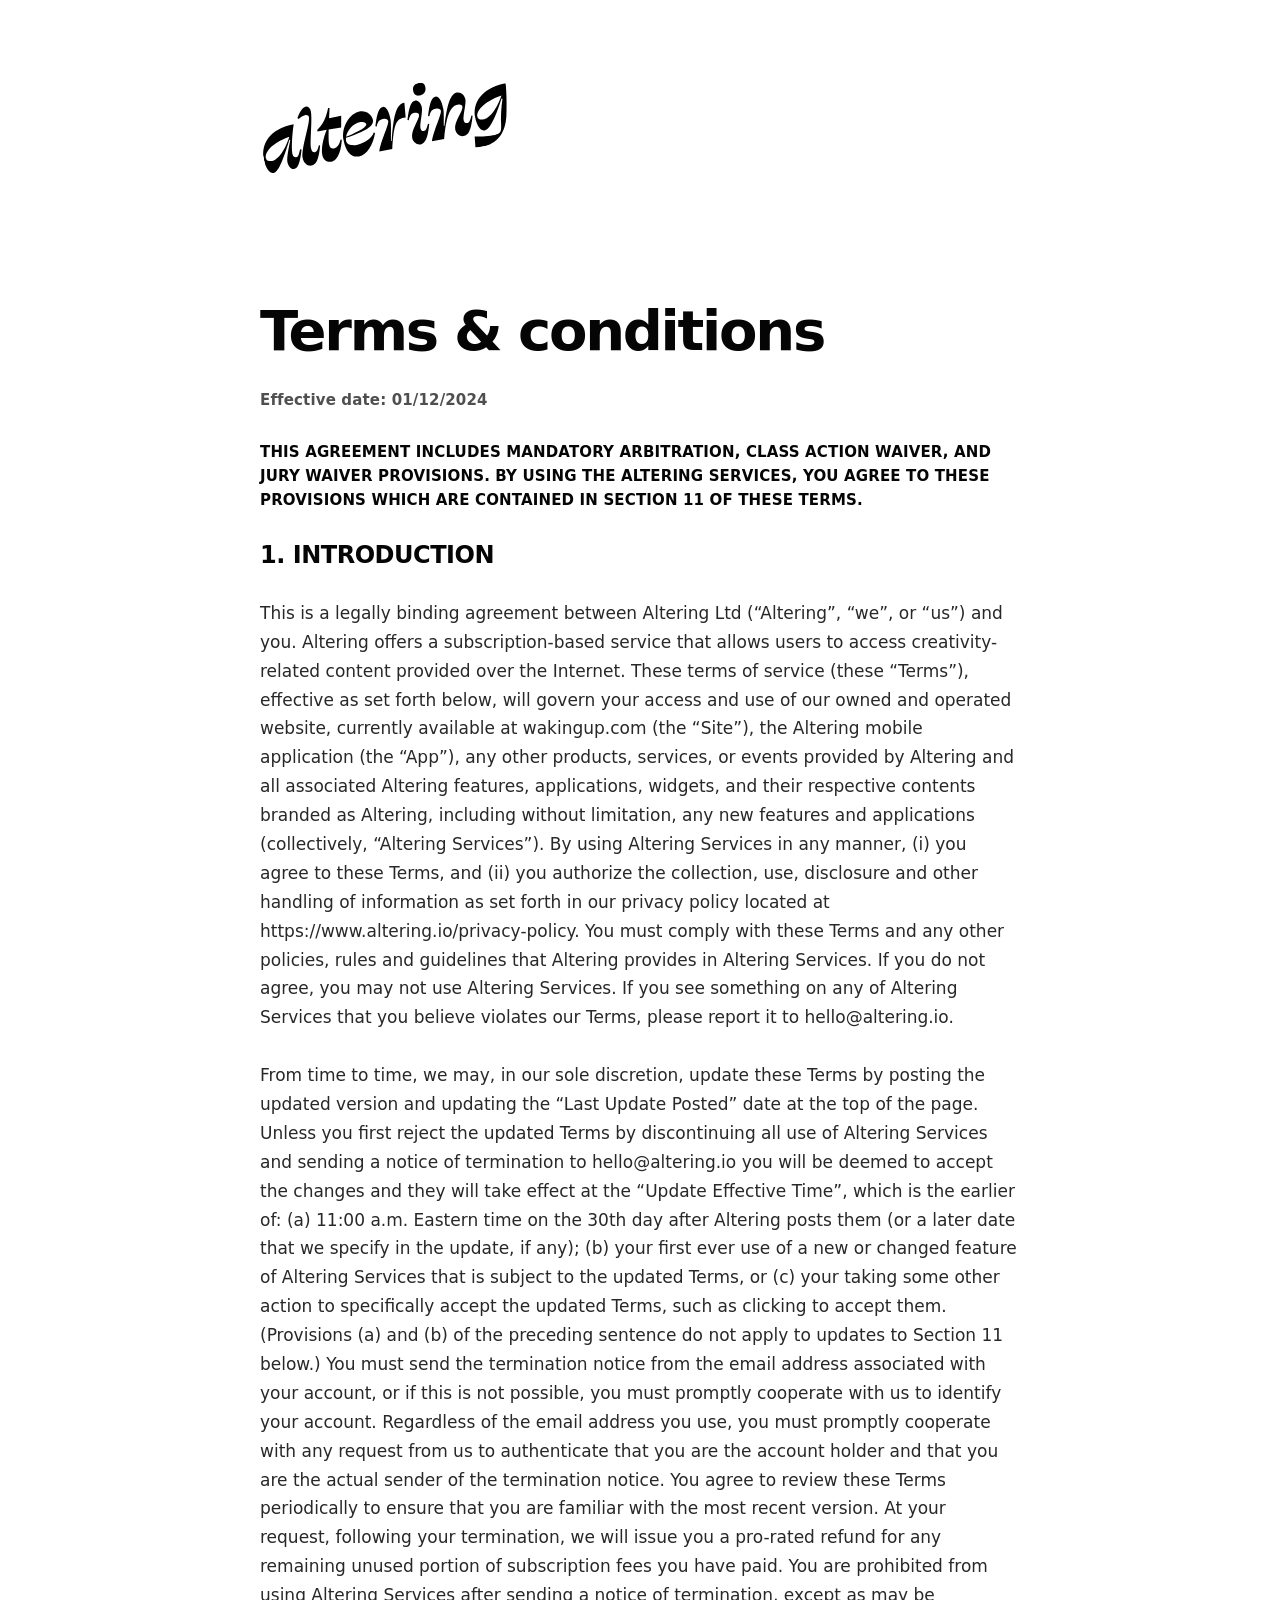
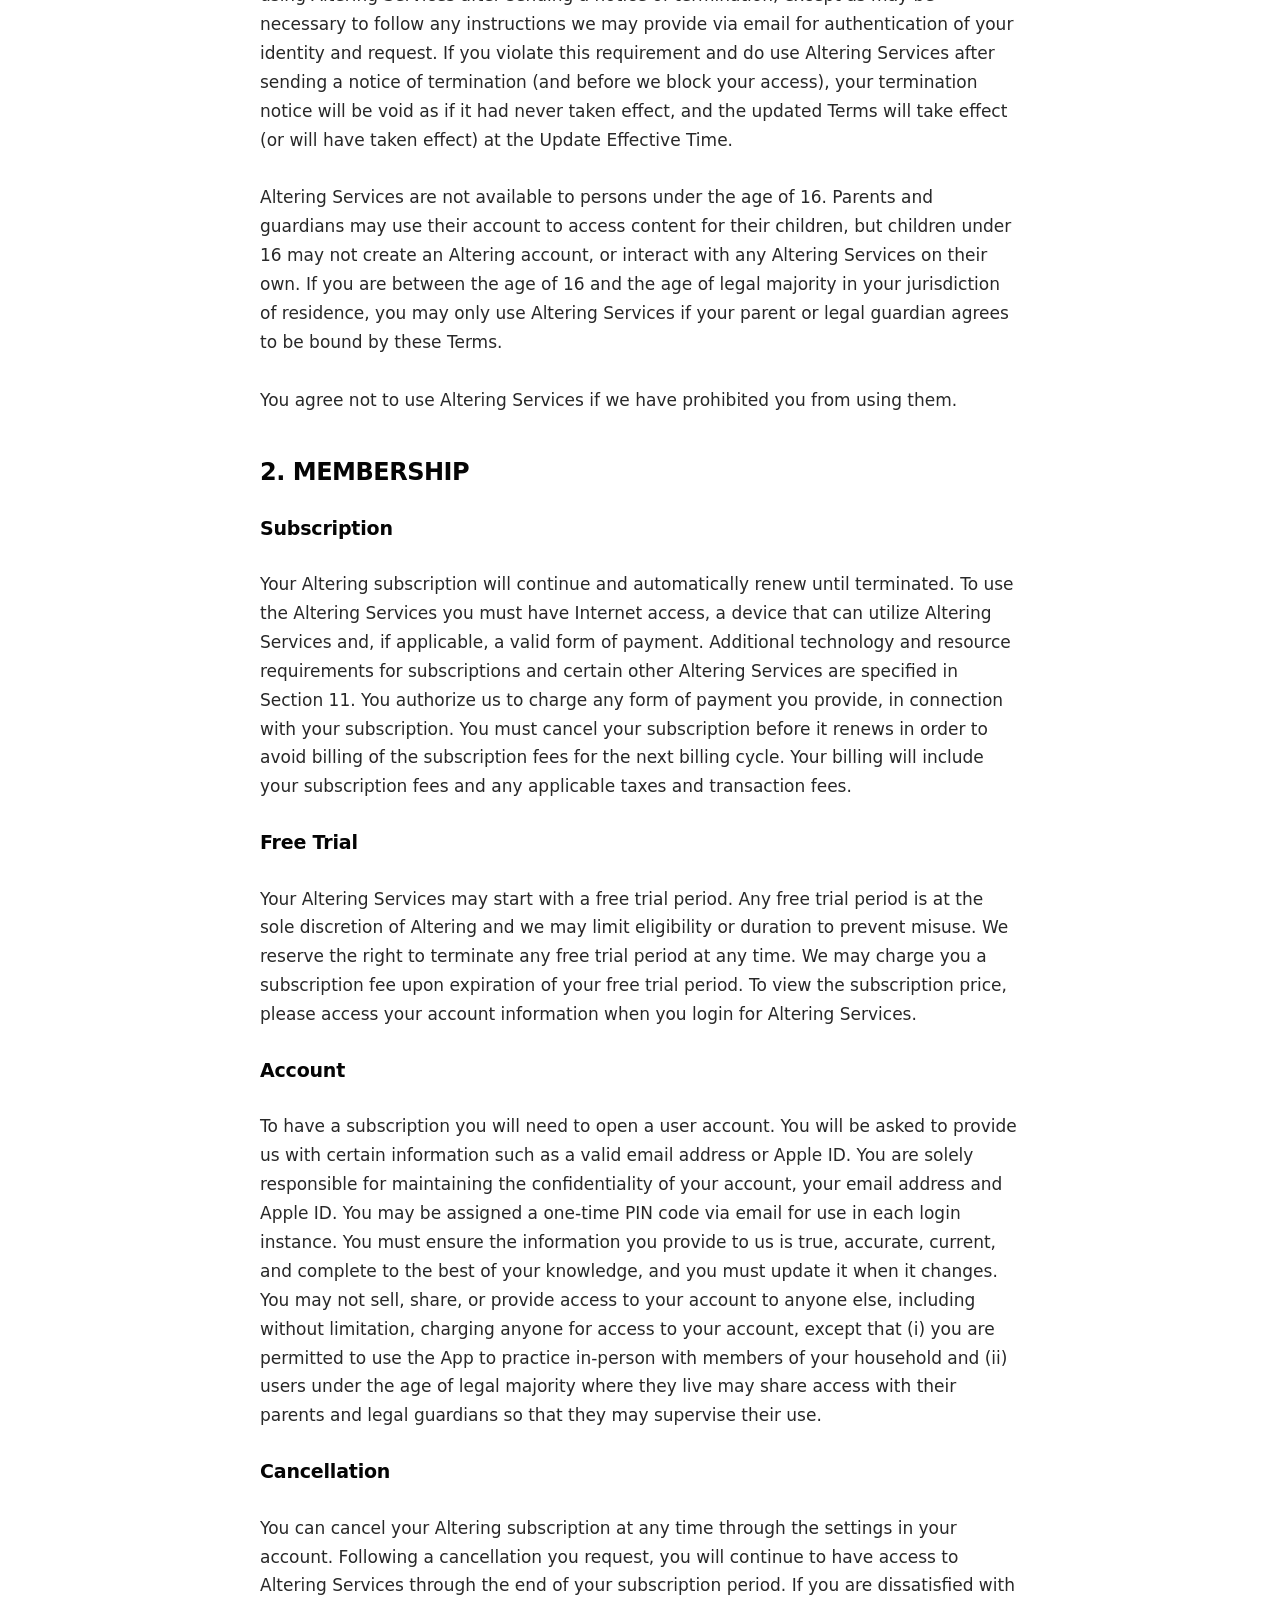
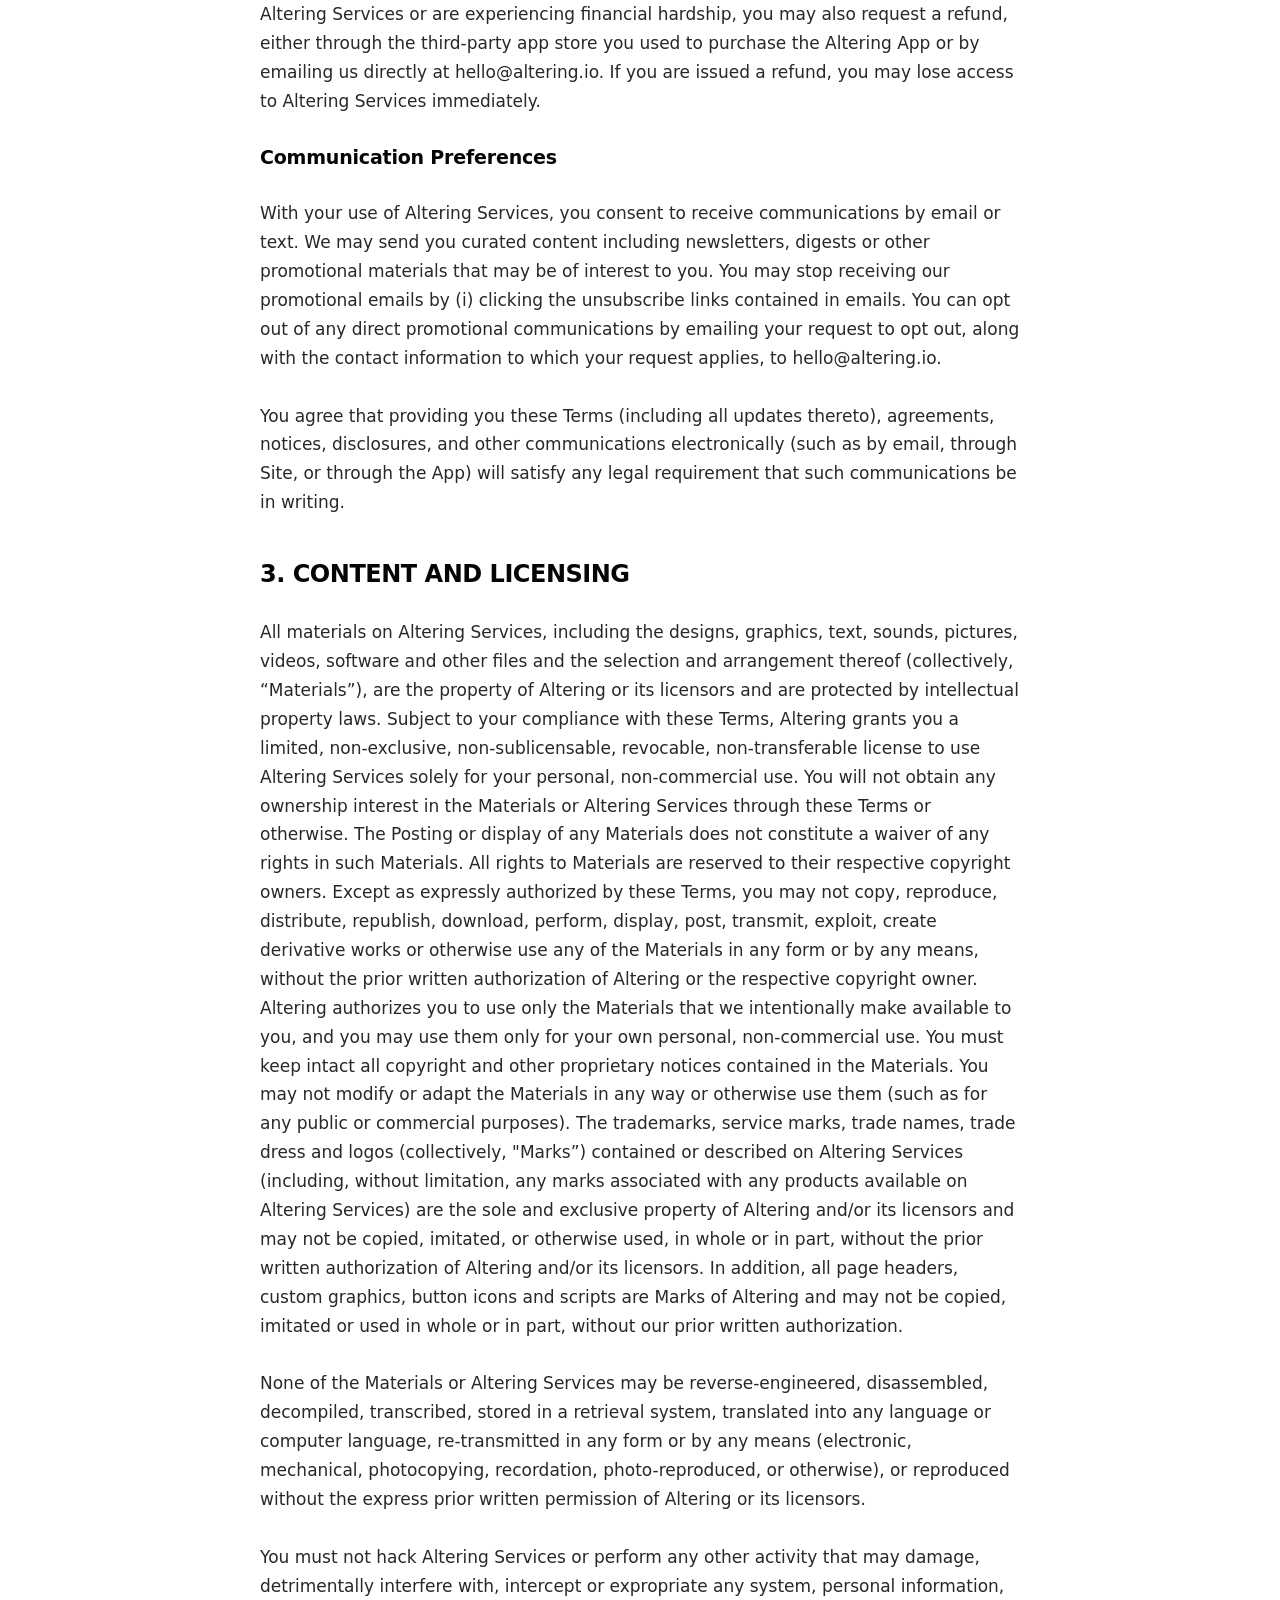
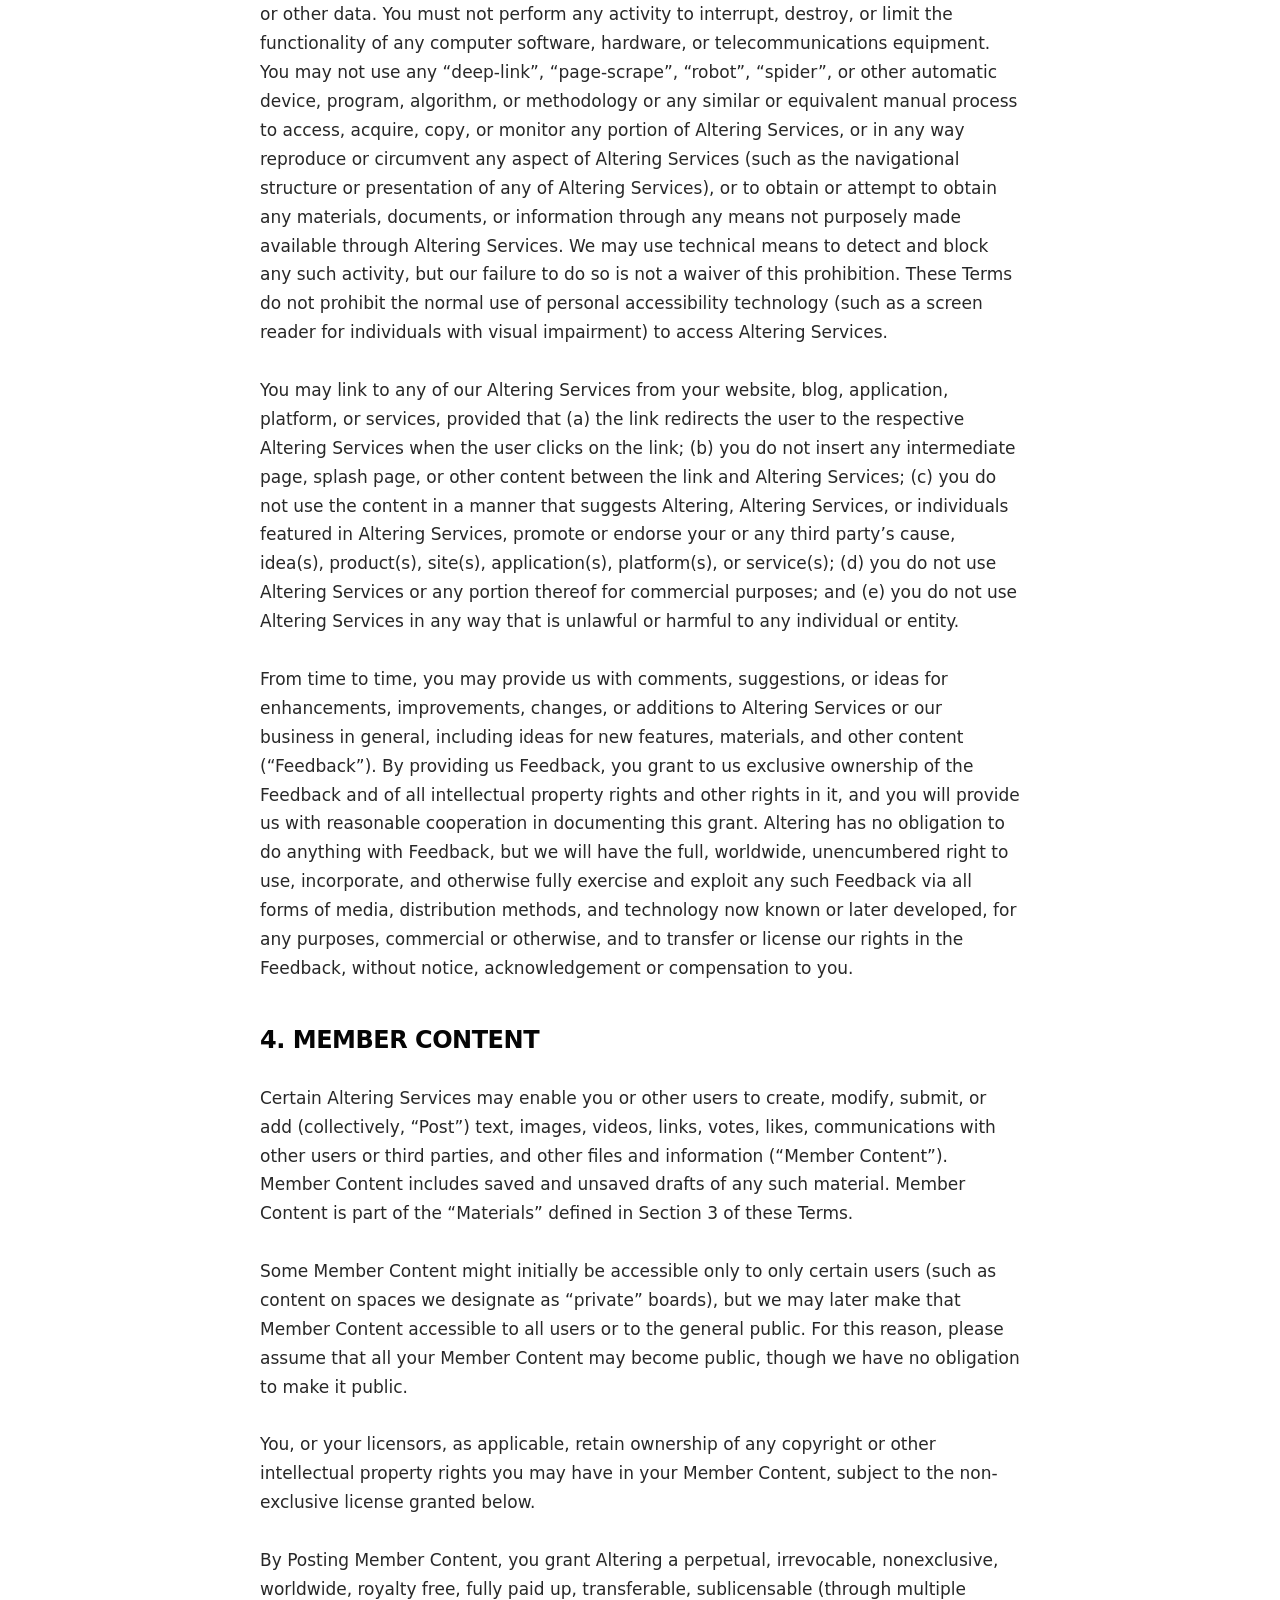
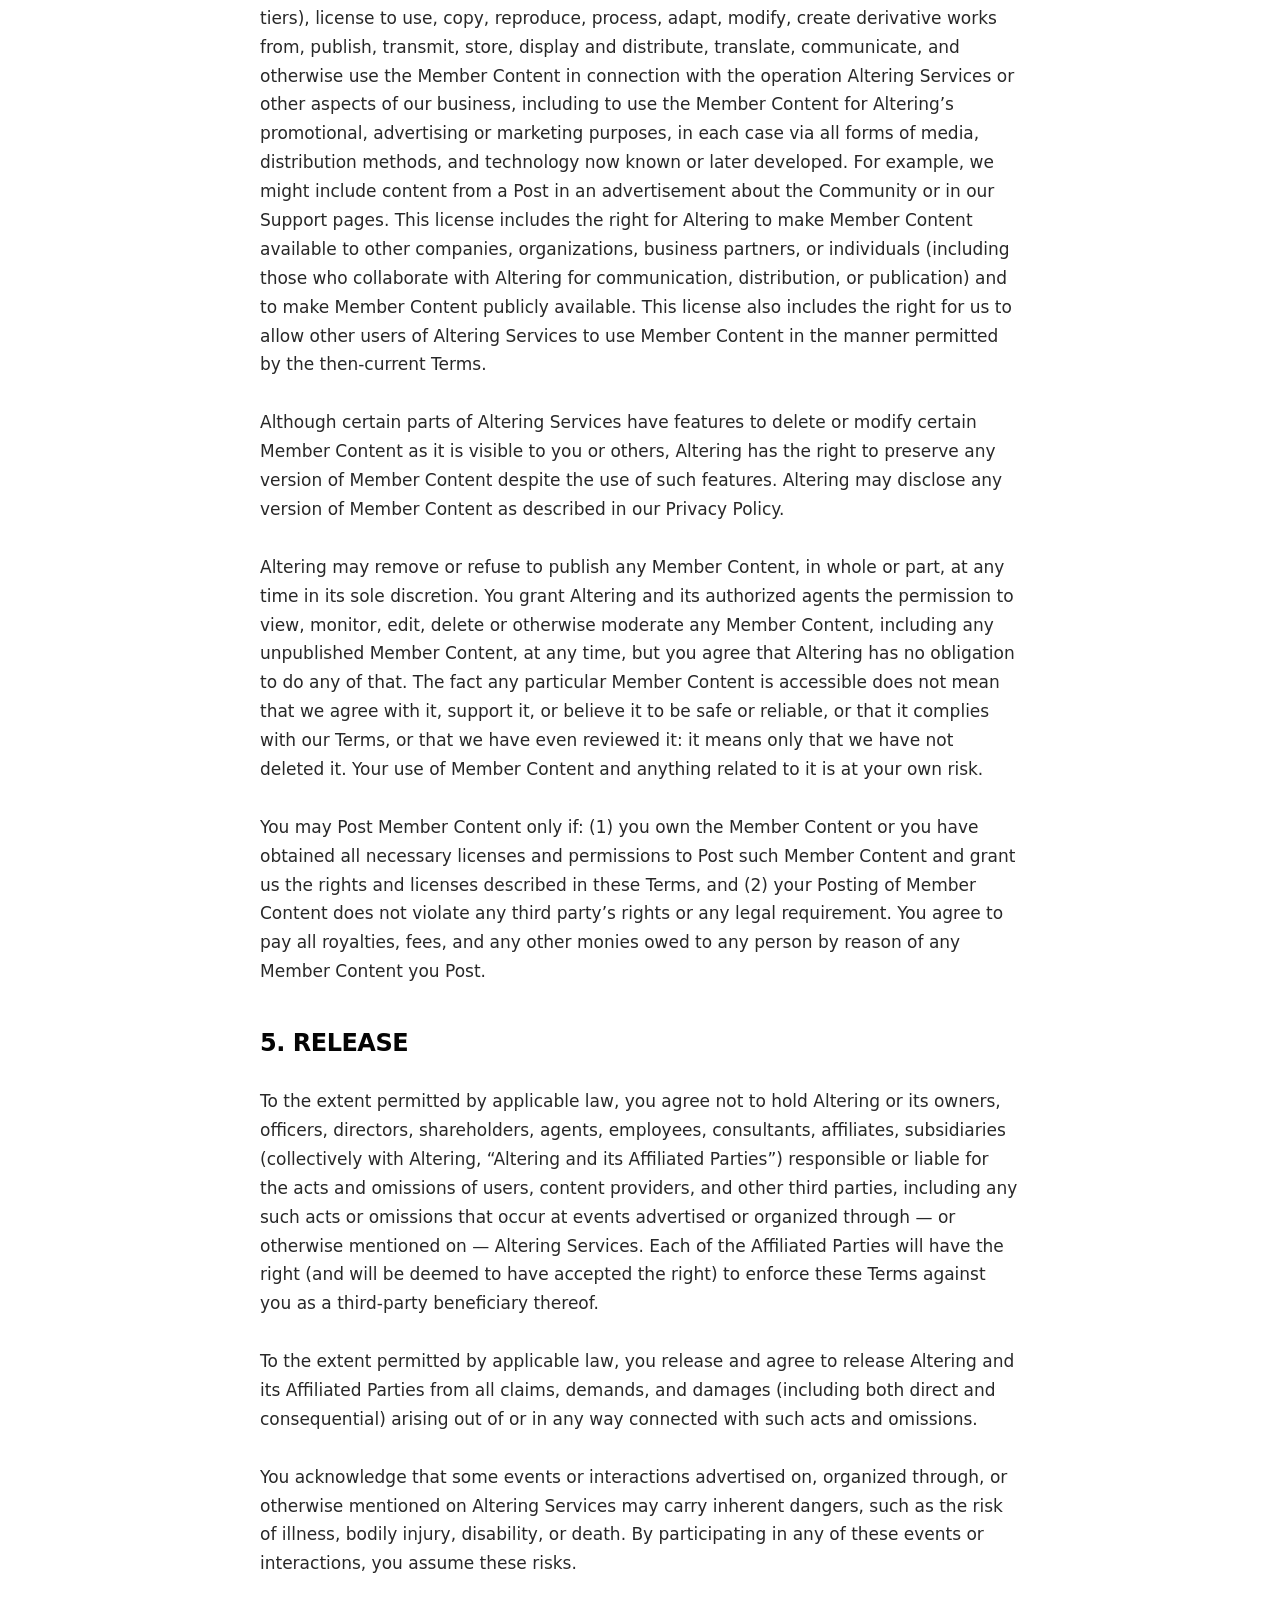
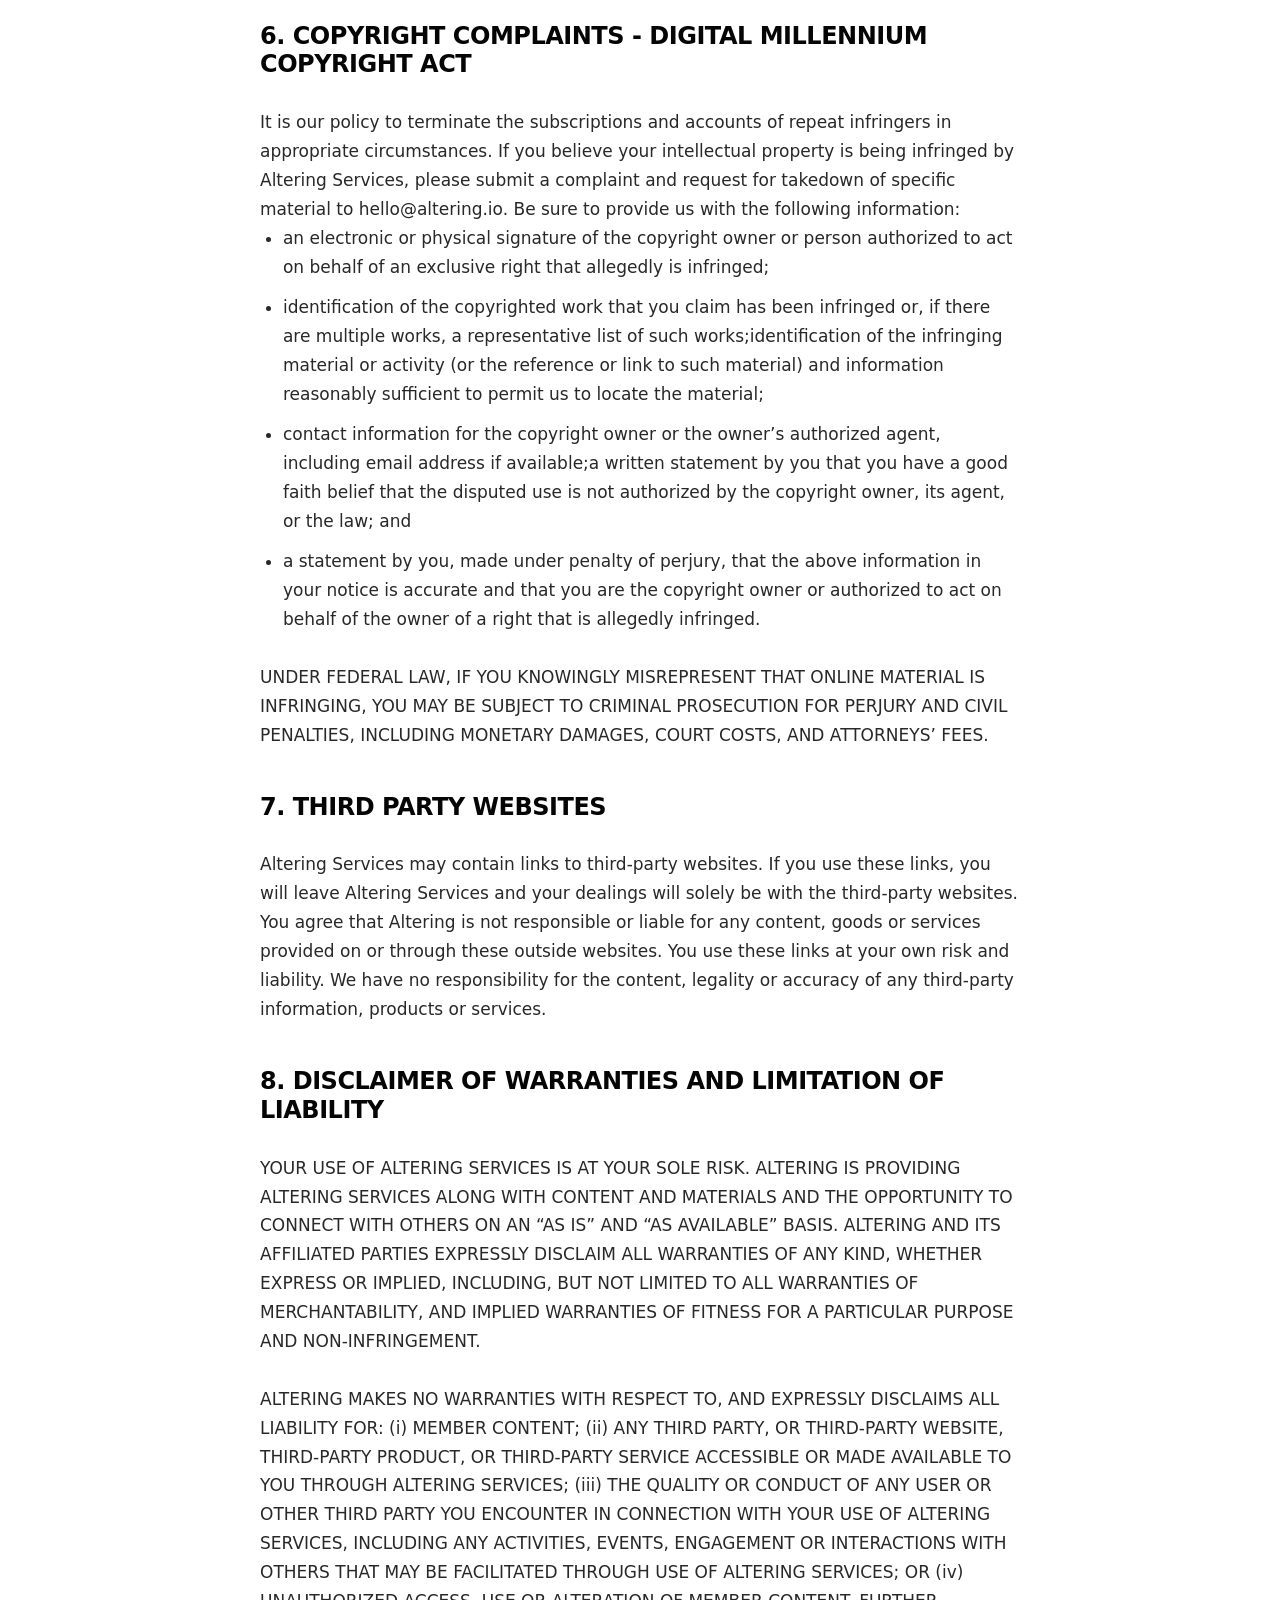
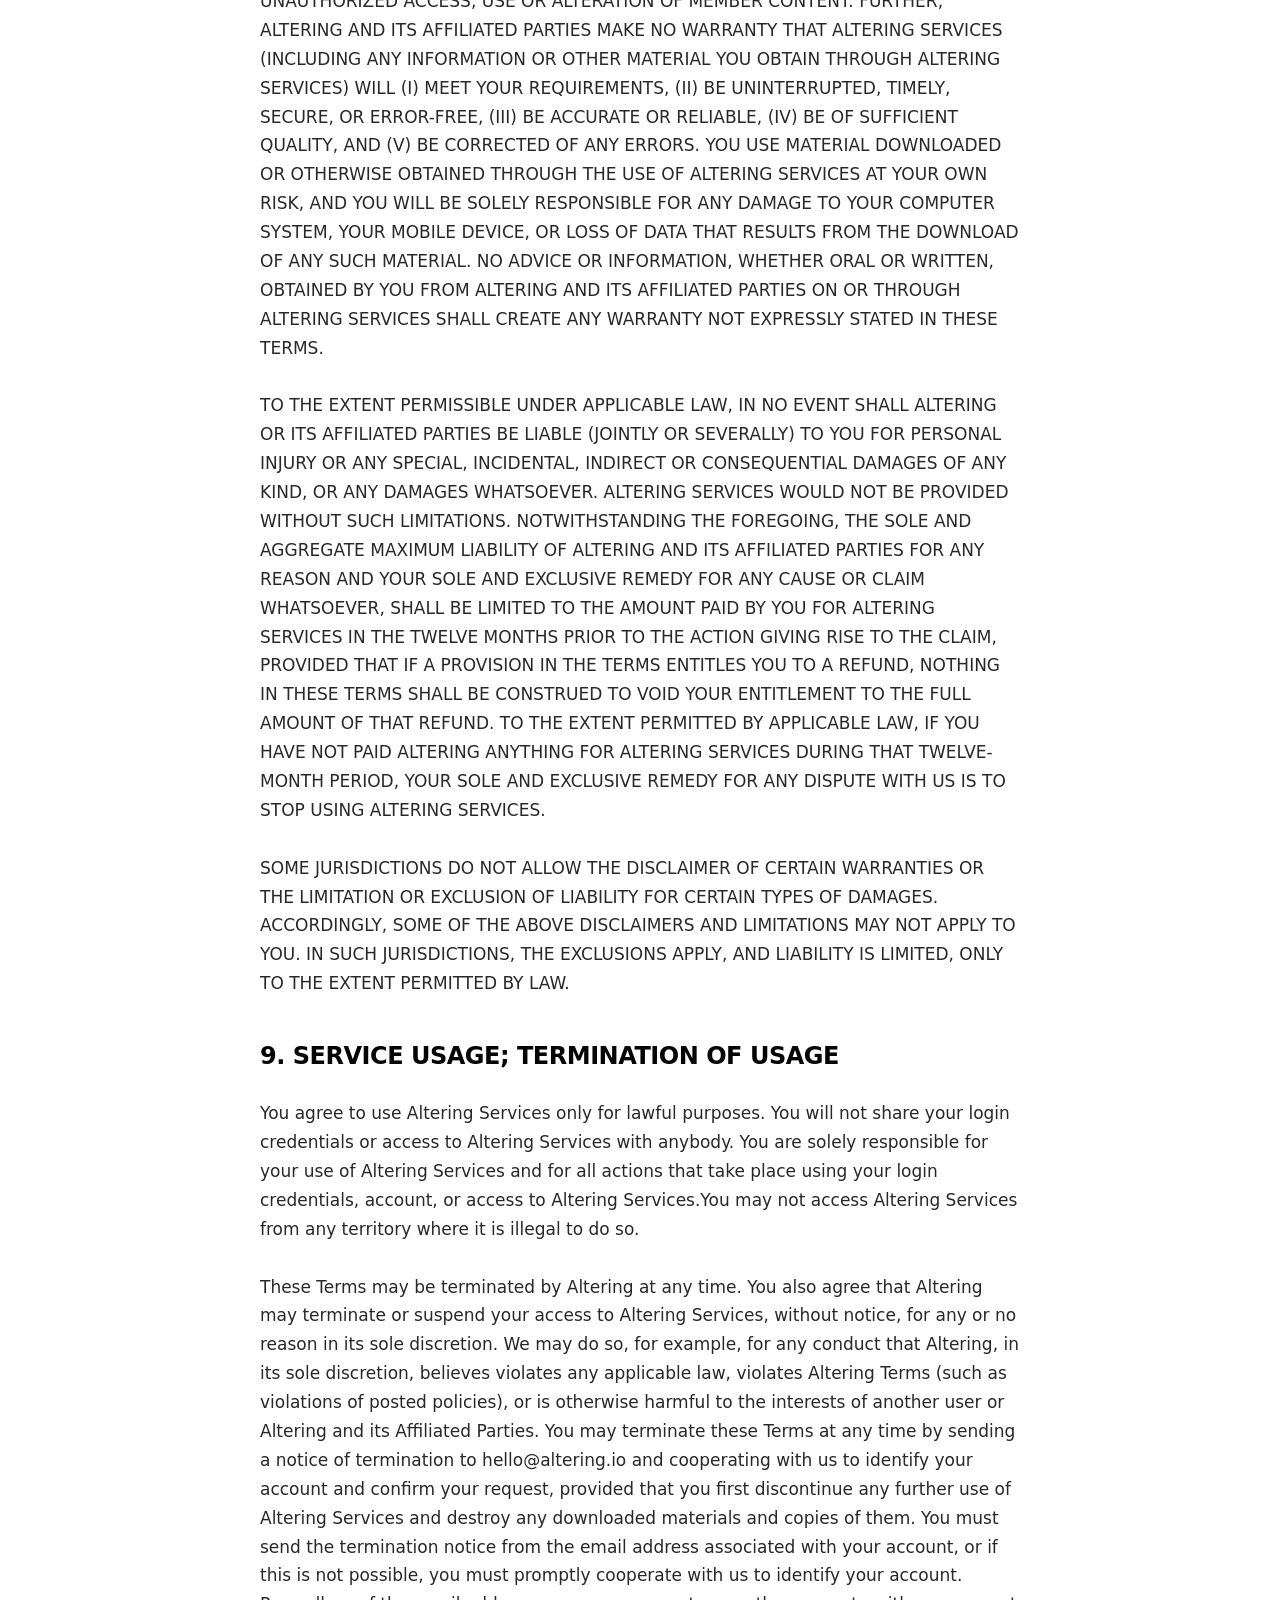
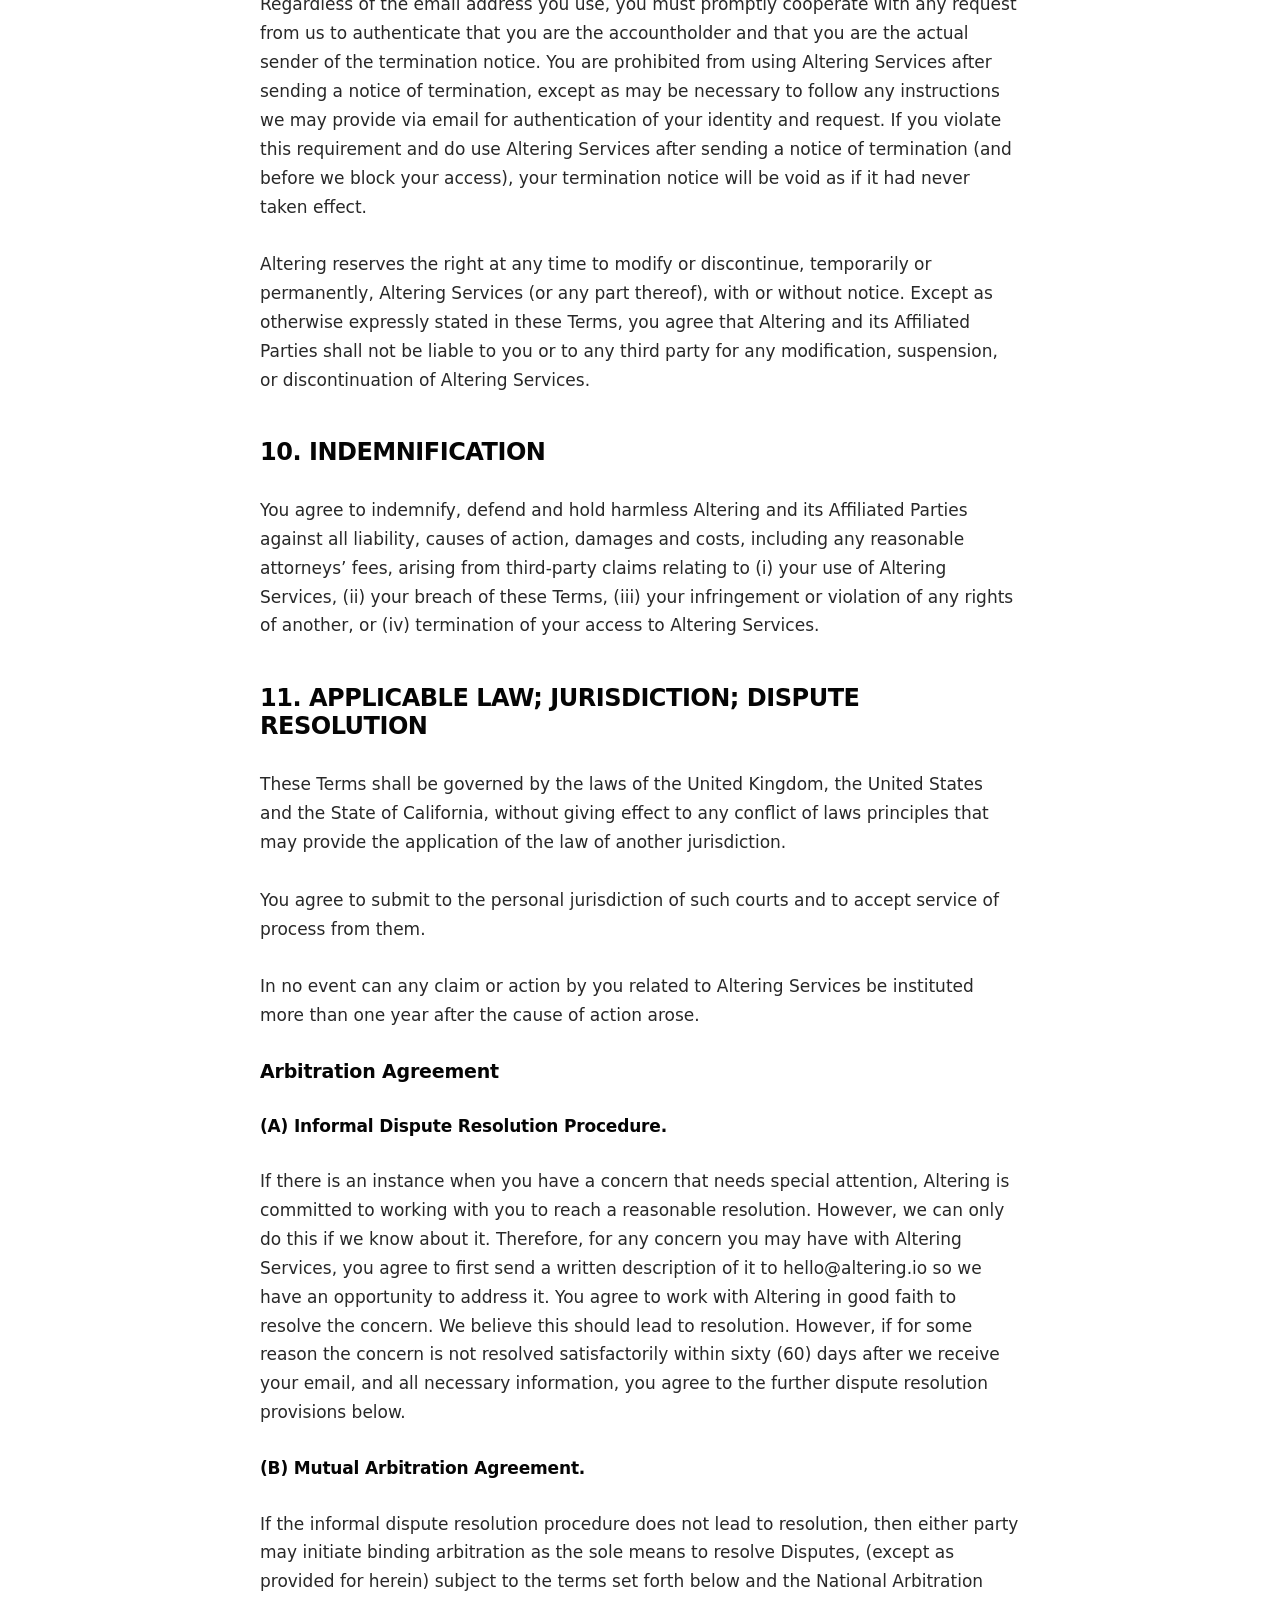
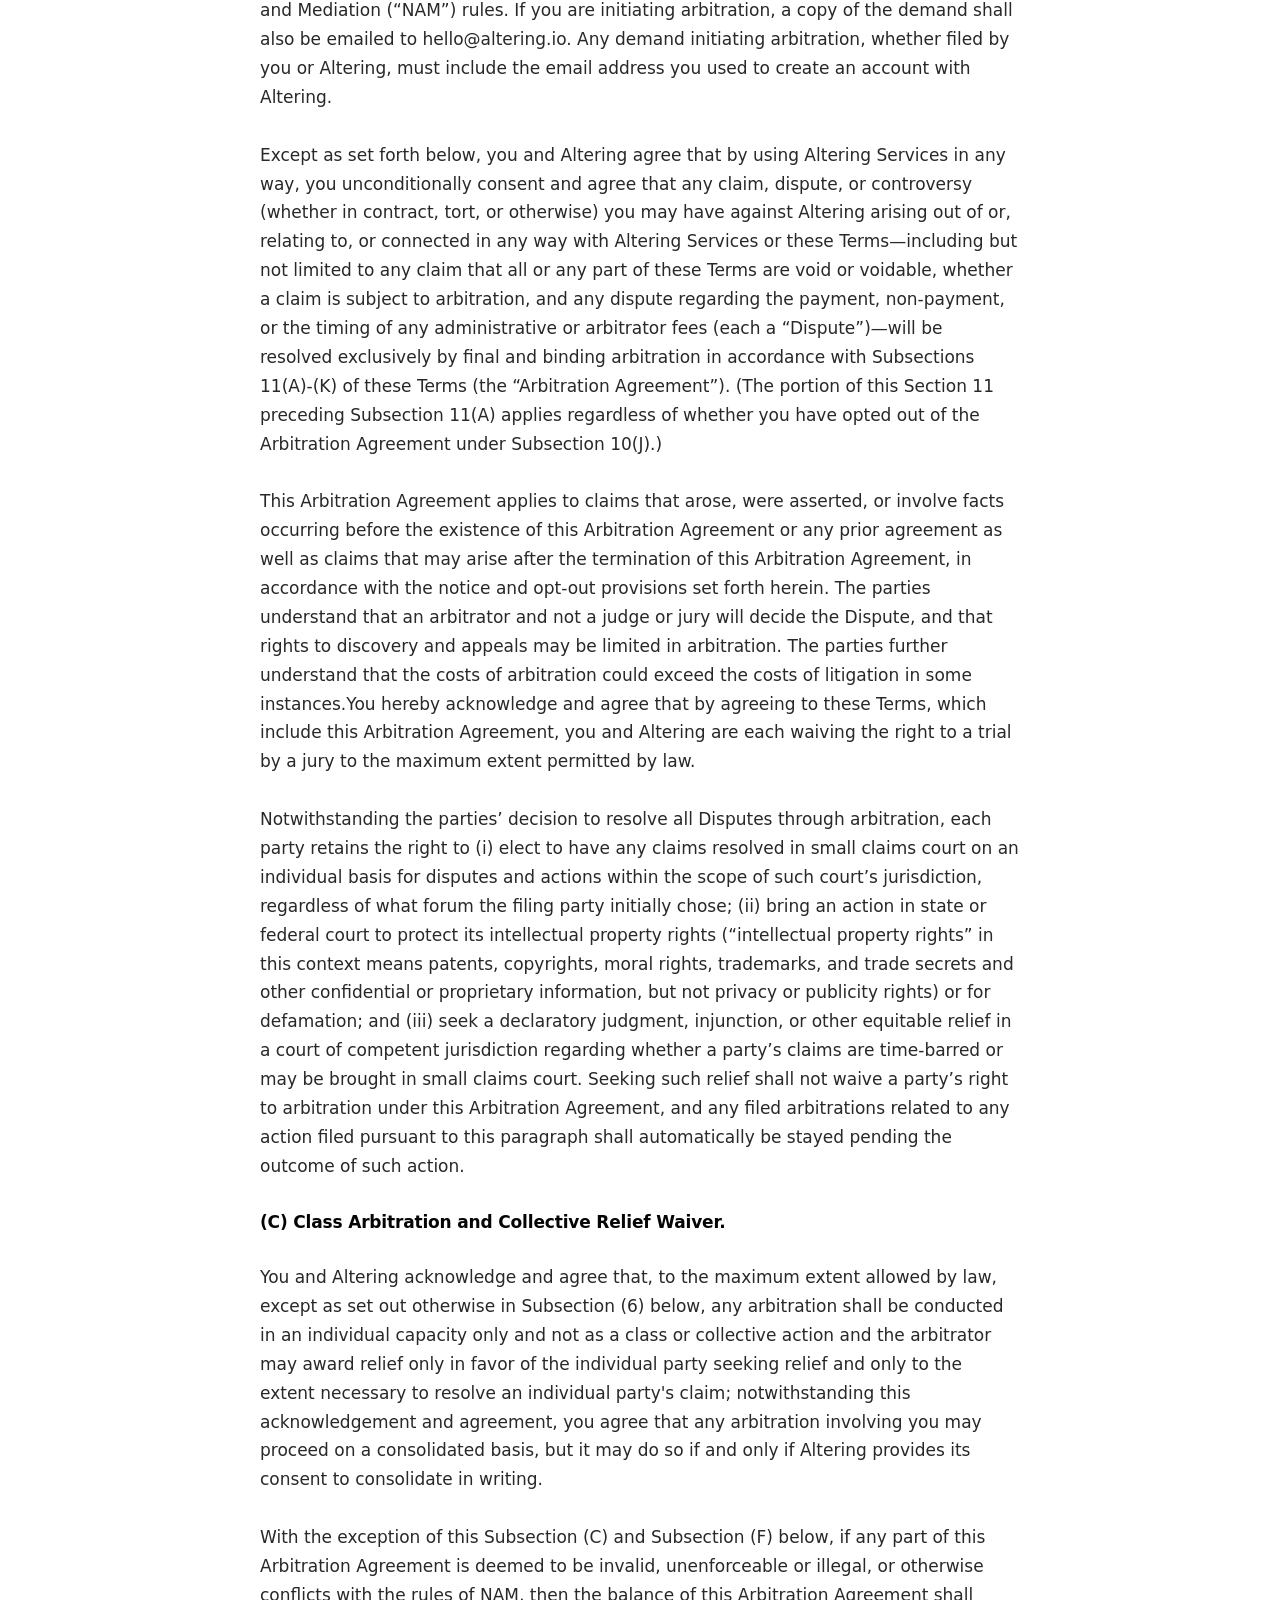
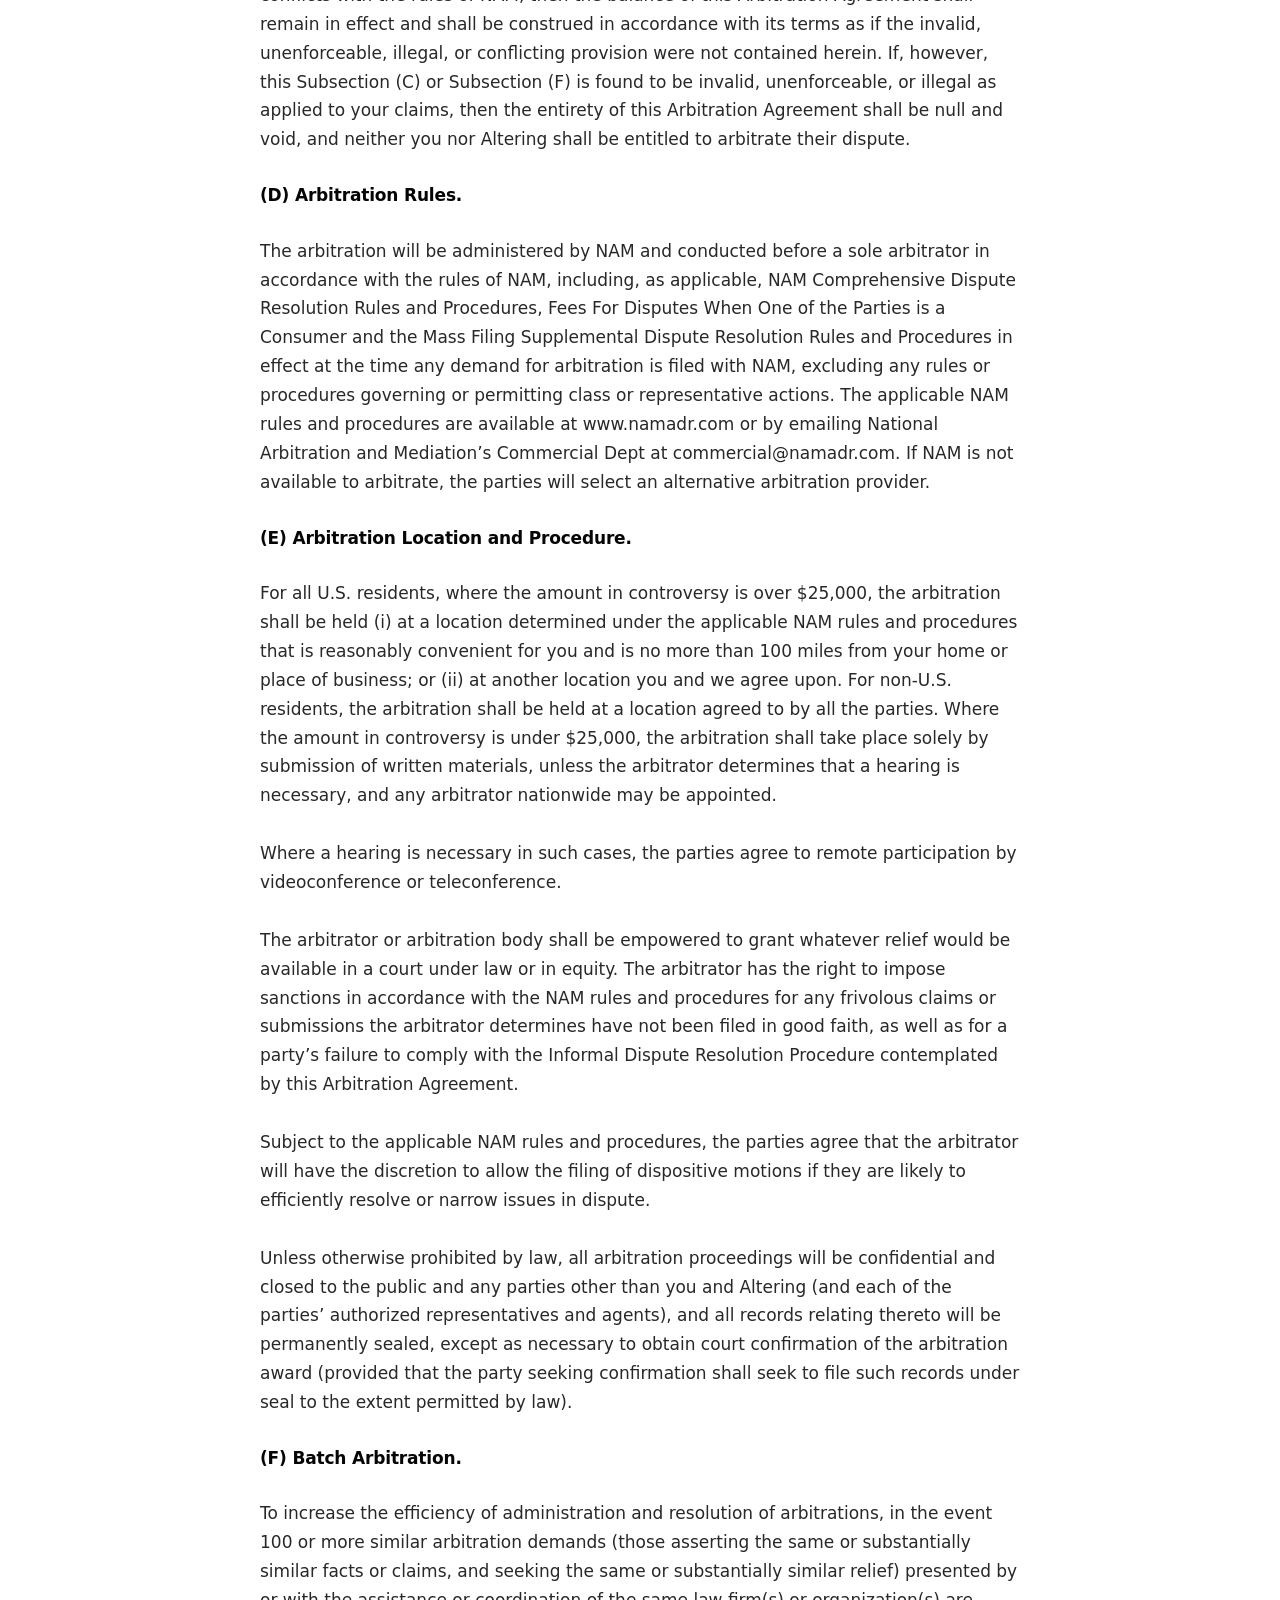
<file: terms-and-conditions/index.html>
<!doctype html>
<html lang="en">
  <head>
    <meta charset="utf-8">
    <meta name="viewport" content="width=device-width, initial-scale=1">
    <title>Terms &amp; Conditions | Altering</title>
    <meta name="description" content="Read Altering's terms and conditions for using the app, website, subscriptions, and related services.">
    <meta name="robots" content="index,follow,max-image-preview:large,max-snippet:-1,max-video-preview:-1">
    <meta name="theme-color" content="#ffffff">
    <link rel="canonical" href="https://altering.io/terms-and-conditions/">
    <meta property="og:type" content="website">
    <meta property="og:site_name" content="Altering">
    <meta property="og:locale" content="en_GB">
    <meta property="og:title" content="Terms &amp; Conditions | Altering">
    <meta property="og:description" content="Read Altering's terms and conditions for using the app, website, subscriptions, and related services.">
    <meta property="og:url" content="https://altering.io/terms-and-conditions/">
    <meta property="og:image" content="https://altering.io/assets/images/altering-card-3.png">
    <meta property="og:image:width" content="645">
    <meta property="og:image:height" content="967">
    <meta property="og:image:alt" content="A colourful Altering creative challenge card illustration.">
    <meta name="twitter:card" content="summary_large_image">
    <meta name="twitter:title" content="Terms &amp; Conditions | Altering">
    <meta name="twitter:description" content="Read Altering's terms and conditions for using the app, website, subscriptions, and related services.">
    <meta name="twitter:image" content="https://altering.io/assets/images/altering-card-3.png">
    <link rel="icon" href="../assets/images/favicon-light.png" media="(prefers-color-scheme: light)">
    <link rel="icon" href="../assets/images/favicon-dark.png" media="(prefers-color-scheme: dark)">
    <link rel="apple-touch-icon" href="../assets/images/apple-touch-icon.png">
    <link rel="stylesheet" href="../legal.css">
  </head>
  <body>
    <header class="legal-header">
      <div class="legal-wrap">
        <a class="legal-brand" href="/" aria-label="Altering home">
          <img src="../assets/images/logo.svg" width="148" height="44" alt="Altering">
        </a>
      </div>
    </header>

    <main class="legal-main">
      <article class="legal-wrap legal-article" aria-labelledby="legal-title">
        <h1 id="legal-title">Terms &amp; conditions</h1>
        <p class="legal-meta">Effective date: 01/12/2024</p>
        <p class="legal-warning">THIS AGREEMENT INCLUDES MANDATORY ARBITRATION, CLASS ACTION WAIVER, AND JURY WAIVER PROVISIONS. BY USING THE ALTERING SERVICES, YOU AGREE TO THESE PROVISIONS WHICH ARE CONTAINED IN SECTION 11 OF THESE TERMS.</p>
        <div class="legal-content">
          <section class="legal-section" aria-labelledby="section-1-introduction">
            <h2 id="section-1-introduction">1. INTRODUCTION</h2>
            <p>This is a legally binding agreement between Altering Ltd (“Altering”, “we”, or “us”) and you. Altering offers a subscription-based service that allows users to access creativity-related content provided over the Internet. These terms of service (these “Terms”), effective as set forth below, will govern your access and use of our owned and operated website, currently available at wakingup.com (the “Site”), the Altering mobile application (the “App”), any other products, services, or events provided by Altering and all associated Altering features, applications, widgets, and their respective contents branded as Altering, including without limitation, any new features and applications (collectively, “Altering Services”). By using Altering Services in any manner, (i) you agree to these Terms, and (ii) you authorize the collection, use, disclosure and other handling of information as set forth in our privacy policy located at https://www.altering.io/privacy-policy. You must comply with these Terms and any other policies, rules and guidelines that Altering provides in Altering Services. If you do not agree, you may not use Altering Services. If you see something on any of Altering Services that you believe violates our Terms, please report it to hello@altering.io.</p>
            <p>From time to time, we may, in our sole discretion, update these Terms by posting the updated version and updating the “Last Update Posted” date at the top of the page. Unless you first reject the updated Terms by discontinuing all use of Altering Services and sending a notice of termination to hello@altering.io you will be deemed to accept the changes and they will take effect at the “Update Effective Time”, which is the earlier of: (a) 11:00 a.m. Eastern time on the 30th day after Altering posts them (or a later date that we specify in the update, if any); (b) your first ever use of a new or changed feature of Altering Services that is subject to the updated Terms, or (c) your taking some other action to specifically accept the updated Terms, such as clicking to accept them. (Provisions (a) and (b) of the preceding sentence do not apply to updates to Section 11 below.) You must send the termination notice from the email address associated with your account, or if this is not possible, you must promptly cooperate with us to identify your account. Regardless of the email address you use, you must promptly cooperate with any request from us to authenticate that you are the account holder and that you are the actual sender of the termination notice. You agree to review these Terms periodically to ensure that you are familiar with the most recent version. At your request, following your termination, we will issue you a pro-rated refund for any remaining unused portion of subscription fees you have paid. You are prohibited from using Altering Services after sending a notice of termination, except as may be necessary to follow any instructions we may provide via email for authentication of your identity and request. If you violate this requirement and do use Altering Services after sending a notice of termination (and before we block your access), your termination notice will be void as if it had never taken effect, and the updated Terms will take effect (or will have taken effect) at the Update Effective Time.</p>
            <p>Altering Services are not available to persons under the age of 16. Parents and guardians may use their account to access content for their children, but children under 16 may not create an Altering account, or interact with any Altering Services on their own. If you are between the age of 16 and the age of legal majority in your jurisdiction of residence, you may only use Altering Services if your parent or legal guardian agrees to be bound by these Terms.</p>
            <p>You agree not to use Altering Services if we have prohibited you from using them.</p>
          </section>
          <section class="legal-section" aria-labelledby="section-2-membership">
            <h2 id="section-2-membership">2. MEMBERSHIP</h2>
            <h3>Subscription</h3>
            <p>Your Altering subscription will continue and automatically renew until terminated. To use the Altering Services you must have Internet access, a device that can utilize Altering Services and, if applicable, a valid form of payment. Additional technology and resource requirements for subscriptions and certain other Altering Services are specified in Section 11. You authorize us to charge any form of payment you provide, in connection with your subscription. You must cancel your subscription before it renews in order to avoid billing of the subscription fees for the next billing cycle. Your billing will include your subscription fees and any applicable taxes and transaction fees.</p>
            <h3>Free Trial</h3>
            <p>Your Altering Services may start with a free trial period. Any free trial period is at the sole discretion of Altering and we may limit eligibility or duration to prevent misuse. We reserve the right to terminate any free trial period at any time. We may charge you a subscription fee upon expiration of your free trial period. To view the subscription price, please access your account information when you login for Altering Services.</p>
            <h3>Account</h3>
            <p>To have a subscription you will need to open a user account. You will be asked to provide us with certain information such as a valid email address or Apple ID. You are solely responsible for maintaining the confidentiality of your account, your email address and Apple ID. You may be assigned a one-time PIN code via email for use in each login instance. You must ensure the information you provide to us is true, accurate, current, and complete to the best of your knowledge, and you must update it when it changes. You may not sell, share, or provide access to your account to anyone else, including without limitation, charging anyone for access to your account, except that (i) you are permitted to use the App to practice in-person with members of your household and (ii) users under the age of legal majority where they live may share access with their parents and legal guardians so that they may supervise their use.</p>
            <h3>Cancellation</h3>
            <p>You can cancel your Altering subscription at any time through the settings in your account. Following a cancellation you request, you will continue to have access to Altering Services through the end of your subscription period. If you are dissatisfied with Altering Services or are experiencing financial hardship, you may also request a refund, either through the third-party app store you used to purchase the Altering App or by emailing us directly at hello@altering.io. If you are issued a refund, you may lose access to Altering Services immediately.</p>
            <h3>Communication Preferences</h3>
            <p>With your use of Altering Services, you consent to receive communications by email or text. We may send you curated content including newsletters, digests or other promotional materials that may be of interest to you. You may stop receiving our promotional emails by (i) clicking the unsubscribe links contained in emails. You can opt out of any direct promotional communications by emailing your request to opt out, along with the contact information to which your request applies, to hello@altering.io.</p>
            <p>You agree that providing you these Terms (including all updates thereto), agreements, notices, disclosures, and other communications electronically (such as by email, through Site, or through the App) will satisfy any legal requirement that such communications be in writing.</p>
          </section>
          <section class="legal-section" aria-labelledby="section-3-content-and-licensing">
            <h2 id="section-3-content-and-licensing">3. CONTENT AND LICENSING</h2>
            <p>All materials on Altering Services, including the designs, graphics, text, sounds, pictures, videos, software and other files and the selection and arrangement thereof (collectively, “Materials”), are the property of Altering or its licensors and are protected by intellectual property laws. Subject to your compliance with these Terms, Altering grants you a limited, non-exclusive, non-sublicensable, revocable, non-transferable license to use Altering Services solely for your personal, non-commercial use. You will not obtain any ownership interest in the Materials or Altering Services through these Terms or otherwise. The Posting or display of any Materials does not constitute a waiver of any rights in such Materials. All rights to Materials are reserved to their respective copyright owners. Except as expressly authorized by these Terms, you may not copy, reproduce, distribute, republish, download, perform, display, post, transmit, exploit, create derivative works or otherwise use any of the Materials in any form or by any means, without the prior written authorization of Altering or the respective copyright owner. Altering authorizes you to use only the Materials that we intentionally make available to you, and you may use them only for your own personal, non-commercial use. You must keep intact all copyright and other proprietary notices contained in the Materials. You may not modify or adapt the Materials in any way or otherwise use them (such as for any public or commercial purposes). The trademarks, service marks, trade names, trade dress and logos (collectively, &quot;Marks”) contained or described on Altering Services (including, without limitation, any marks associated with any products available on Altering Services) are the sole and exclusive property of Altering and/or its licensors and may not be copied, imitated, or otherwise used, in whole or in part, without the prior written authorization of Altering and/or its licensors. In addition, all page headers, custom graphics, button icons and scripts are Marks of Altering and may not be copied, imitated or used in whole or in part, without our prior written authorization.</p>
            <p>None of the Materials or Altering Services may be reverse-engineered, disassembled, decompiled, transcribed, stored in a retrieval system, translated into any language or computer language, re-transmitted in any form or by any means (electronic, mechanical, photocopying, recordation, photo-reproduced, or otherwise), or reproduced without the express prior written permission of Altering or its licensors.</p>
            <p>You must not hack Altering Services or perform any other activity that may damage, detrimentally interfere with, intercept or expropriate any system, personal information, or other data. You must not perform any activity to interrupt, destroy, or limit the functionality of any computer software, hardware, or telecommunications equipment. You may not use any “deep-link”, “page-scrape”, “robot”, “spider”, or other automatic device, program, algorithm, or methodology or any similar or equivalent manual process to access, acquire, copy, or monitor any portion of Altering Services, or in any way reproduce or circumvent any aspect of Altering Services (such as the navigational structure or presentation of any of Altering Services), or to obtain or attempt to obtain any materials, documents, or information through any means not purposely made available through Altering Services. We may use technical means to detect and block any such activity, but our failure to do so is not a waiver of this prohibition. These Terms do not prohibit the normal use of personal accessibility technology (such as a screen reader for individuals with visual impairment) to access Altering Services.</p>
            <p>You may link to any of our Altering Services from your website, blog, application, platform, or services, provided that (a) the link redirects the user to the respective Altering Services when the user clicks on the link; (b) you do not insert any intermediate page, splash page, or other content between the link and Altering Services; (c) you do not use the content in a manner that suggests Altering, Altering Services, or individuals featured in Altering Services, promote or endorse your or any third party’s cause, idea(s), product(s), site(s), application(s), platform(s), or service(s); (d) you do not use Altering Services or any portion thereof for commercial purposes; and (e) you do not use Altering Services in any way that is unlawful or harmful to any individual or entity.</p>
            <p>From time to time, you may provide us with comments, suggestions, or ideas for enhancements, improvements, changes, or additions to Altering Services or our business in general, including ideas for new features, materials, and other content (“Feedback”). By providing us Feedback, you grant to us exclusive ownership of the Feedback and of all intellectual property rights and other rights in it, and you will provide us with reasonable cooperation in documenting this grant. Altering has no obligation to do anything with Feedback, but we will have the full, worldwide, unencumbered right to use, incorporate, and otherwise fully exercise and exploit any such Feedback via all forms of media, distribution methods, and technology now known or later developed, for any purposes, commercial or otherwise, and to transfer or license our rights in the Feedback, without notice, acknowledgement or compensation to you.</p>
          </section>
          <section class="legal-section" aria-labelledby="section-4-member-content">
            <h2 id="section-4-member-content">4. MEMBER CONTENT</h2>
            <p>Certain Altering Services may enable you or other users to create, modify, submit, or add (collectively, “Post”) text, images, videos, links, votes, likes, communications with other users or third parties, and other files and information (“Member Content”). Member Content includes saved and unsaved drafts of any such material. Member Content is part of the “Materials” defined in Section 3 of these Terms.</p>
            <p>Some Member Content might initially be accessible only to only certain users (such as content on spaces we designate as “private” boards), but we may later make that Member Content accessible to all users or to the general public. For this reason, please assume that all your Member Content may become public, though we have no obligation to make it public.</p>
            <p>You, or your licensors, as applicable, retain ownership of any copyright or other intellectual property rights you may have in your Member Content, subject to the non-exclusive license granted below.</p>
            <p>By Posting Member Content, you grant Altering a perpetual, irrevocable, nonexclusive, worldwide, royalty free, fully paid up, transferable, sublicensable (through multiple tiers), license to use, copy, reproduce, process, adapt, modify, create derivative works from, publish, transmit, store, display and distribute, translate, communicate, and otherwise use the Member Content in connection with the operation Altering Services or other aspects of our business, including to use the Member Content for Altering’s promotional, advertising or marketing purposes, in each case via all forms of media, distribution methods, and technology now known or later developed. For example, we might include content from a Post in an advertisement about the Community or in our Support pages. This license includes the right for Altering to make Member Content available to other companies, organizations, business partners, or individuals (including those who collaborate with Altering for communication, distribution, or publication) and to make Member Content publicly available. This license also includes the right for us to allow other users of Altering Services to use Member Content in the manner permitted by the then-current Terms.</p>
            <p>Although certain parts of Altering Services have features to delete or modify certain Member Content as it is visible to you or others, Altering has the right to preserve any version of Member Content despite the use of such features. Altering may disclose any version of Member Content as described in our Privacy Policy.</p>
            <p>Altering may remove or refuse to publish any Member Content, in whole or part, at any time in its sole discretion. You grant Altering and its authorized agents the permission to view, monitor, edit, delete or otherwise moderate any Member Content, including any unpublished Member Content, at any time, but you agree that Altering has no obligation to do any of that. The fact any particular Member Content is accessible does not mean that we agree with it, support it, or believe it to be safe or reliable, or that it complies with our Terms, or that we have even reviewed it: it means only that we have not deleted it. Your use of Member Content and anything related to it is at your own risk.</p>
            <p>You may Post Member Content only if: (1) you own the Member Content or you have obtained all necessary licenses and permissions to Post such Member Content and grant us the rights and licenses described in these Terms, and (2) your Posting of Member Content does not violate any third party’s rights or any legal requirement. You agree to pay all royalties, fees, and any other monies owed to any person by reason of any Member Content you Post.</p>
          </section>
          <section class="legal-section" aria-labelledby="section-5-release">
            <h2 id="section-5-release">5. RELEASE</h2>
            <p>To the extent permitted by applicable law, you agree not to hold Altering or its owners, officers, directors, shareholders, agents, employees, consultants, affiliates, subsidiaries (collectively with Altering, “Altering and its Affiliated Parties”) responsible or liable for the acts and omissions of users, content providers, and other third parties, including any such acts or omissions that occur at events advertised or organized through — or otherwise mentioned on — Altering Services. Each of the Affiliated Parties will have the right (and will be deemed to have accepted the right) to enforce these Terms against you as a third-party beneficiary thereof.</p>
            <p>To the extent permitted by applicable law, you release and agree to release Altering and its Affiliated Parties from all claims, demands, and damages (including both direct and consequential) arising out of or in any way connected with such acts and omissions.</p>
            <p>You acknowledge that some events or interactions advertised on, organized through, or otherwise mentioned on Altering Services may carry inherent dangers, such as the risk of illness, bodily injury, disability, or death. By participating in any of these events or interactions, you assume these risks.</p>
          </section>
          <section class="legal-section" aria-labelledby="section-6-copyright-complaints-digital-millennium-copyright-act">
            <h2 id="section-6-copyright-complaints-digital-millennium-copyright-act">6. COPYRIGHT COMPLAINTS - DIGITAL MILLENNIUM COPYRIGHT ACT</h2>
            <p>It is our policy to terminate the subscriptions and accounts of repeat infringers in appropriate circumstances. If you believe your intellectual property is being infringed by Altering Services, please submit a complaint and request for takedown of specific material to hello@altering.io. Be sure to provide us with the following information:</p>
            <ul class="legal-list">
              <li>an electronic or physical signature of the copyright owner or person authorized to act on behalf of an exclusive right that allegedly is infringed;</li>
              <li>identification of the copyrighted work that you claim has been infringed or, if there are multiple works, a representative list of such works;identification of the infringing material or activity (or the reference or link to such material) and information reasonably sufficient to permit us to locate the material;</li>
              <li>contact information for the copyright owner or the owner’s authorized agent, including email address if available;a written statement by you that you have a good faith belief that the disputed use is not authorized by the copyright owner, its agent, or the law; and</li>
              <li>a statement by you, made under penalty of perjury, that the above information in your notice is accurate and that you are the copyright owner or authorized to act on behalf of the owner of a right that is allegedly infringed.</li>
            </ul>
            <p>UNDER FEDERAL LAW, IF YOU KNOWINGLY MISREPRESENT THAT ONLINE MATERIAL IS INFRINGING, YOU MAY BE SUBJECT TO CRIMINAL PROSECUTION FOR PERJURY AND CIVIL PENALTIES, INCLUDING MONETARY DAMAGES, COURT COSTS, AND ATTORNEYS’ FEES.</p>
          </section>
          <section class="legal-section" aria-labelledby="section-7-third-party-websites">
            <h2 id="section-7-third-party-websites">7. THIRD PARTY WEBSITES</h2>
            <p>Altering Services may contain links to third-party websites. If you use these links, you will leave Altering Services and your dealings will solely be with the third-party websites. You agree that Altering is not responsible or liable for any content, goods or services provided on or through these outside websites. You use these links at your own risk and liability. We have no responsibility for the content, legality or accuracy of any third-party information, products or services.</p>
          </section>
          <section class="legal-section" aria-labelledby="section-8-disclaimer-of-warranties-and-limitation-of-liability">
            <h2 id="section-8-disclaimer-of-warranties-and-limitation-of-liability">8. DISCLAIMER OF WARRANTIES AND LIMITATION OF LIABILITY</h2>
            <p>YOUR USE OF ALTERING SERVICES IS AT YOUR SOLE RISK. ALTERING IS PROVIDING ALTERING SERVICES ALONG WITH CONTENT AND MATERIALS AND THE OPPORTUNITY TO CONNECT WITH OTHERS ON AN “AS IS” AND “AS AVAILABLE” BASIS. ALTERING AND ITS AFFILIATED PARTIES EXPRESSLY DISCLAIM ALL WARRANTIES OF ANY KIND, WHETHER EXPRESS OR IMPLIED, INCLUDING, BUT NOT LIMITED TO ALL WARRANTIES OF MERCHANTABILITY, AND IMPLIED WARRANTIES OF FITNESS FOR A PARTICULAR PURPOSE AND NON-INFRINGEMENT.</p>
            <p>ALTERING MAKES NO WARRANTIES WITH RESPECT TO, AND EXPRESSLY DISCLAIMS ALL LIABILITY FOR: (i) MEMBER CONTENT; (ii) ANY THIRD PARTY, OR THIRD-PARTY WEBSITE, THIRD-PARTY PRODUCT, OR THIRD-PARTY SERVICE ACCESSIBLE OR MADE AVAILABLE TO YOU THROUGH ALTERING SERVICES; (iii) THE QUALITY OR CONDUCT OF ANY USER OR OTHER THIRD PARTY YOU ENCOUNTER IN CONNECTION WITH YOUR USE OF ALTERING SERVICES, INCLUDING ANY ACTIVITIES, EVENTS, ENGAGEMENT OR INTERACTIONS WITH OTHERS THAT MAY BE FACILITATED THROUGH USE OF ALTERING SERVICES; OR (iv) UNAUTHORIZED ACCESS, USE OR ALTERATION OF MEMBER CONTENT. FURTHER, ALTERING AND ITS AFFILIATED PARTIES MAKE NO WARRANTY THAT ALTERING SERVICES (INCLUDING ANY INFORMATION OR OTHER MATERIAL YOU OBTAIN THROUGH ALTERING SERVICES) WILL (I) MEET YOUR REQUIREMENTS, (II) BE UNINTERRUPTED, TIMELY, SECURE, OR ERROR-FREE, (III) BE ACCURATE OR RELIABLE, (IV) BE OF SUFFICIENT QUALITY, AND (V) BE CORRECTED OF ANY ERRORS. YOU USE MATERIAL DOWNLOADED OR OTHERWISE OBTAINED THROUGH THE USE OF ALTERING SERVICES AT YOUR OWN RISK, AND YOU WILL BE SOLELY RESPONSIBLE FOR ANY DAMAGE TO YOUR COMPUTER SYSTEM, YOUR MOBILE DEVICE, OR LOSS OF DATA THAT RESULTS FROM THE DOWNLOAD OF ANY SUCH MATERIAL. NO ADVICE OR INFORMATION, WHETHER ORAL OR WRITTEN, OBTAINED BY YOU FROM ALTERING AND ITS AFFILIATED PARTIES ON OR THROUGH ALTERING SERVICES SHALL CREATE ANY WARRANTY NOT EXPRESSLY STATED IN THESE TERMS.</p>
            <p>TO THE EXTENT PERMISSIBLE UNDER APPLICABLE LAW, IN NO EVENT SHALL ALTERING OR ITS AFFILIATED PARTIES BE LIABLE (JOINTLY OR SEVERALLY) TO YOU FOR PERSONAL INJURY OR ANY SPECIAL, INCIDENTAL, INDIRECT OR CONSEQUENTIAL DAMAGES OF ANY KIND, OR ANY DAMAGES WHATSOEVER. ALTERING SERVICES WOULD NOT BE PROVIDED WITHOUT SUCH LIMITATIONS. NOTWITHSTANDING THE FOREGOING, THE SOLE AND AGGREGATE MAXIMUM LIABILITY OF ALTERING AND ITS AFFILIATED PARTIES FOR ANY REASON AND YOUR SOLE AND EXCLUSIVE REMEDY FOR ANY CAUSE OR CLAIM WHATSOEVER, SHALL BE LIMITED TO THE AMOUNT PAID BY YOU FOR ALTERING SERVICES IN THE TWELVE MONTHS PRIOR TO THE ACTION GIVING RISE TO THE CLAIM, PROVIDED THAT IF A PROVISION IN THE TERMS ENTITLES YOU TO A REFUND, NOTHING IN THESE TERMS SHALL BE CONSTRUED TO VOID YOUR ENTITLEMENT TO THE FULL AMOUNT OF THAT REFUND. TO THE EXTENT PERMITTED BY APPLICABLE LAW, IF YOU HAVE NOT PAID ALTERING ANYTHING FOR ALTERING SERVICES DURING THAT TWELVE-MONTH PERIOD, YOUR SOLE AND EXCLUSIVE REMEDY FOR ANY DISPUTE WITH US IS TO STOP USING ALTERING SERVICES.</p>
            <p>SOME JURISDICTIONS DO NOT ALLOW THE DISCLAIMER OF CERTAIN WARRANTIES OR THE LIMITATION OR EXCLUSION OF LIABILITY FOR CERTAIN TYPES OF DAMAGES. ACCORDINGLY, SOME OF THE ABOVE DISCLAIMERS AND LIMITATIONS MAY NOT APPLY TO YOU. IN SUCH JURISDICTIONS, THE EXCLUSIONS APPLY, AND LIABILITY IS LIMITED, ONLY TO THE EXTENT PERMITTED BY LAW.</p>
          </section>
          <section class="legal-section" aria-labelledby="section-9-service-usage-termination-of-usage">
            <h2 id="section-9-service-usage-termination-of-usage">9. SERVICE USAGE; TERMINATION OF USAGE</h2>
            <p>You agree to use Altering Services only for lawful purposes. You will not share your login credentials or access to Altering Services with anybody. You are solely responsible for your use of Altering Services and for all actions that take place using your login credentials, account, or access to Altering Services.You may not access Altering Services from any territory where it is illegal to do so.</p>
            <p>These Terms may be terminated by Altering at any time. You also agree that Altering may terminate or suspend your access to Altering Services, without notice, for any or no reason in its sole discretion. We may do so, for example, for any conduct that Altering, in its sole discretion, believes violates any applicable law, violates Altering Terms (such as violations of posted policies), or is otherwise harmful to the interests of another user or Altering and its Affiliated Parties. You may terminate these Terms at any time by sending a notice of termination to hello@altering.io and cooperating with us to identify your account and confirm your request, provided that you first discontinue any further use of Altering Services and destroy any downloaded materials and copies of them. You must send the termination notice from the email address associated with your account, or if this is not possible, you must promptly cooperate with us to identify your account. Regardless of the email address you use, you must promptly cooperate with any request from us to authenticate that you are the accountholder and that you are the actual sender of the termination notice. You are prohibited from using Altering Services after sending a notice of termination, except as may be necessary to follow any instructions we may provide via email for authentication of your identity and request. If you violate this requirement and do use Altering Services after sending a notice of termination (and before we block your access), your termination notice will be void as if it had never taken effect.</p>
            <p>Altering reserves the right at any time to modify or discontinue, temporarily or permanently, Altering Services (or any part thereof), with or without notice. Except as otherwise expressly stated in these Terms, you agree that Altering and its Affiliated Parties shall not be liable to you or to any third party for any modification, suspension, or discontinuation of Altering Services.</p>
          </section>
          <section class="legal-section" aria-labelledby="section-10-indemnification">
            <h2 id="section-10-indemnification">10. INDEMNIFICATION</h2>
            <p>You agree to indemnify, defend and hold harmless Altering and its Affiliated Parties against all liability, causes of action, damages and costs, including any reasonable attorneys’ fees, arising from third-party claims relating to (i) your use of Altering Services, (ii) your breach of these Terms, (iii) your infringement or violation of any rights of another, or (iv) termination of your access to Altering Services.</p>
          </section>
          <section class="legal-section" aria-labelledby="section-11-applicable-law-jurisdiction-dispute-resolution">
            <h2 id="section-11-applicable-law-jurisdiction-dispute-resolution">11. APPLICABLE LAW; JURISDICTION; DISPUTE RESOLUTION</h2>
            <p>These Terms shall be governed by the laws of the United Kingdom, the United States and the State of California, without giving effect to any conflict of laws principles that may provide the application of the law of another jurisdiction.</p>
            <p>You agree to submit to the personal jurisdiction of such courts and to accept service of process from them.</p>
            <p>In no event can any claim or action by you related to Altering Services be instituted more than one year after the cause of action arose.</p>
            <h3>Arbitration Agreement</h3>
            <h4>(A) Informal Dispute Resolution Procedure.</h4>
            <p>If there is an instance when you have a concern that needs special attention, Altering is committed to working with you to reach a reasonable resolution. However, we can only do this if we know about it. Therefore, for any concern you may have with Altering Services, you agree to first send a written description of it to hello@altering.io so we have an opportunity to address it. You agree to work with Altering in good faith to resolve the concern. We believe this should lead to resolution. However, if for some reason the concern is not resolved satisfactorily within sixty (60) days after we receive your email, and all necessary information, you agree to the further dispute resolution provisions below.</p>
            <h4>(B) Mutual Arbitration Agreement.</h4>
            <p>If the informal dispute resolution procedure does not lead to resolution, then either party may initiate binding arbitration as the sole means to resolve Disputes, (except as provided for herein) subject to the terms set forth below and the National Arbitration and Mediation (“NAM”) rules. If you are initiating arbitration, a copy of the demand shall also be emailed to hello@altering.io. Any demand initiating arbitration, whether filed by you or Altering, must include the email address you used to create an account with Altering.</p>
            <p>Except as set forth below, you and Altering agree that by using Altering Services in any way, you unconditionally consent and agree that any claim, dispute, or controversy (whether in contract, tort, or otherwise) you may have against Altering arising out of or, relating to, or connected in any way with Altering Services or these Terms—including but not limited to any claim that all or any part of these Terms are void or voidable, whether a claim is subject to arbitration, and any dispute regarding the payment, non-payment, or the timing of any administrative or arbitrator fees (each a “Dispute”)—will be resolved exclusively by final and binding arbitration in accordance with Subsections 11(A)-(K) of these Terms (the “Arbitration Agreement”). (The portion of this Section 11 preceding Subsection 11(A) applies regardless of whether you have opted out of the Arbitration Agreement under Subsection 10(J).)</p>
            <p>This Arbitration Agreement applies to claims that arose, were asserted, or involve facts occurring before the existence of this Arbitration Agreement or any prior agreement as well as claims that may arise after the termination of this Arbitration Agreement, in accordance with the notice and opt-out provisions set forth herein. The parties understand that an arbitrator and not a judge or jury will decide the Dispute, and that rights to discovery and appeals may be limited in arbitration. The parties further understand that the costs of arbitration could exceed the costs of litigation in some instances.You hereby acknowledge and agree that by agreeing to these Terms, which include this Arbitration Agreement, you and Altering are each waiving the right to a trial by a jury to the maximum extent permitted by law.</p>
            <p>Notwithstanding the parties’ decision to resolve all Disputes through arbitration, each party retains the right to (i) elect to have any claims resolved in small claims court on an individual basis for disputes and actions within the scope of such court’s jurisdiction, regardless of what forum the filing party initially chose; (ii) bring an action in state or federal court to protect its intellectual property rights (“intellectual property rights” in this context means patents, copyrights, moral rights, trademarks, and trade secrets and other confidential or proprietary information, but not privacy or publicity rights) or for defamation; and (iii) seek a declaratory judgment, injunction, or other equitable relief in a court of competent jurisdiction regarding whether a party’s claims are time-barred or may be brought in small claims court. Seeking such relief shall not waive a party’s right to arbitration under this Arbitration Agreement, and any filed arbitrations related to any action filed pursuant to this paragraph shall automatically be stayed pending the outcome of such action.</p>
            <h4>(C) Class Arbitration and Collective Relief Waiver.</h4>
            <p>You and Altering acknowledge and agree that, to the maximum extent allowed by law, except as set out otherwise in Subsection (6) below, any arbitration shall be conducted in an individual capacity only and not as a class or collective action and the arbitrator may award relief only in favor of the individual party seeking relief and only to the extent necessary to resolve an individual party&#x27;s claim; notwithstanding this acknowledgement and agreement, you agree that any arbitration involving you may proceed on a consolidated basis, but it may do so if and only if Altering provides its consent to consolidate in writing.</p>
            <p>With the exception of this Subsection (C) and Subsection (F) below, if any part of this Arbitration Agreement is deemed to be invalid, unenforceable or illegal, or otherwise conflicts with the rules of NAM, then the balance of this Arbitration Agreement shall remain in effect and shall be construed in accordance with its terms as if the invalid, unenforceable, illegal, or conflicting provision were not contained herein. If, however, this Subsection (C) or Subsection (F) is found to be invalid, unenforceable, or illegal as applied to your claims, then the entirety of this Arbitration Agreement shall be null and void, and neither you nor Altering shall be entitled to arbitrate their dispute.</p>
            <h4>(D) Arbitration Rules.</h4>
            <p>The arbitration will be administered by NAM and conducted before a sole arbitrator in accordance with the rules of NAM, including, as applicable, NAM Comprehensive Dispute Resolution Rules and Procedures, Fees For Disputes When One of the Parties is a Consumer and the Mass Filing Supplemental Dispute Resolution Rules and Procedures in effect at the time any demand for arbitration is filed with NAM, excluding any rules or procedures governing or permitting class or representative actions. The applicable NAM rules and procedures are available at www.namadr.com or by emailing National Arbitration and Mediation’s Commercial Dept at commercial@namadr.com. If NAM is not available to arbitrate, the parties will select an alternative arbitration provider.</p>
            <h4>(E) Arbitration Location and Procedure.</h4>
            <p>For all U.S. residents, where the amount in controversy is over $25,000, the arbitration shall be held (i) at a location determined under the applicable NAM rules and procedures that is reasonably convenient for you and is no more than 100 miles from your home or place of business; or (ii) at another location you and we agree upon. For non-U.S. residents, the arbitration shall be held at a location agreed to by all the parties. Where the amount in controversy is under $25,000, the arbitration shall take place solely by submission of written materials, unless the arbitrator determines that a hearing is necessary, and any arbitrator nationwide may be appointed.</p>
            <p>Where a hearing is necessary in such cases, the parties agree to remote participation by videoconference or teleconference.</p>
            <p>The arbitrator or arbitration body shall be empowered to grant whatever relief would be available in a court under law or in equity. The arbitrator has the right to impose sanctions in accordance with the NAM rules and procedures for any frivolous claims or submissions the arbitrator determines have not been filed in good faith, as well as for a party’s failure to comply with the Informal Dispute Resolution Procedure contemplated by this Arbitration Agreement.</p>
            <p>Subject to the applicable NAM rules and procedures, the parties agree that the arbitrator will have the discretion to allow the filing of dispositive motions if they are likely to efficiently resolve or narrow issues in dispute.</p>
            <p>Unless otherwise prohibited by law, all arbitration proceedings will be confidential and closed to the public and any parties other than you and Altering (and each of the parties’ authorized representatives and agents), and all records relating thereto will be permanently sealed, except as necessary to obtain court confirmation of the arbitration award (provided that the party seeking confirmation shall seek to file such records under seal to the extent permitted by law).</p>
            <h4>(F) Batch Arbitration.</h4>
            <p>To increase the efficiency of administration and resolution of arbitrations, in the event 100 or more similar arbitration demands (those asserting the same or substantially similar facts or claims, and seeking the same or substantially similar relief) presented by or with the assistance or coordination of the same law firm(s) or organization(s) are submitted to NAM (“Mass Filing”), the parties agree to administer the Mass Filing in sequential batches of approximately 100 demands per batch (as adjusted to accommodate any arbitrator strikes as described below). To the extent there are fewer than 100 arbitration demands left over after the batching described above, a final batch will consist of the remaining demands). The parties further agree: (i) to designate one arbitrator for each batch; (ii) to accept applicable fees, including any related fee reduction determined by NAM in its discretion; (iii) that 10% of the anticipated total number of batches for the Mass Filing may proceed simultaneously as set forth in this batching provision and Arbitration Agreement, but that no other demands for arbitration that are part of the Mass Filing may be filed, processed, or adjudicated until the prior set of batches are filed, processed, and adjudicated (for example: if 2000 demands were presented as part of a Mass Filing, there would be 20 anticipated batches, 10% of which – i.e., 2 batches – may proceed simultaneously); (iv) that fees associated with a demand for arbitration included in a Mass Filing, including fees owed by Altering and the claimants, shall only be due after your demand for arbitration is included in a set of batch proceedings and that batch is properly designated for filing, processing, and adjudication; (v) that the staged process of batched proceedings, with each batch including 100 demands, shall continue until each demand (including your demand) is adjudicated or otherwise resolved, and (vi) to make good faith efforts to resolve each batch of claims properly designated for filing, processing, and adjudication within 180 days, failing which any of the claimants whose demands have not yet begun arbitration or Altering may cease arbitration and file in a court of competent jurisdiction.</p>
            <p>Arbitrator selection for each batch shall be conducted to the greatest extent possible in accordance with the applicable NAM rules and procedures for such selection, and the arbitrator will determine the location where the proceedings will be conducted. Each claimant may strike the arbitrator selected by their counsel and Altering for the batch and where such strike is exercised, the objecting claimant’s demand will be included in any simultaneously proceeding batch, or the next following batch.</p>
            <p>You agree to cooperate in good faith with Altering and the arbitration provider to implement such a “batch approach” or other similar approach to provide for an efficient resolution of claims, including the payment of combined reduced fees, set by NAM in its discretion, for each batch of claims. The parties further agree to cooperate with each other and the arbitration provider or arbitrator to establish any other processes or procedures that the arbitration provider or arbitrator believe will provide for an efficient resolution of claims. Any disagreement between the parties as to whether this provision applies or as to the process or procedure for batching shall be resolved by a procedural arbitrator appointed by NAM. This “Batch Arbitration” provision shall in no way be interpreted as increasing the number of claims necessary to trigger the applicability of NAM’s Mass Filing Supplemental Dispute Resolution Rules and Procedures or authorizing class arbitration of any kind.</p>
            <p>Unless Altering otherwise consents in writing, Altering does not agree or consent to class arbitration, private attorney general arbitration, or arbitration involving joint or consolidated claims under any circumstances, except as set forth in this Subsection (F). If your demand for arbitration is included in the Mass Filing, your claims will remain tolled until your demand for arbitration is decided, withdrawn, or is settled.</p>
            <p>The parties agree that this batching provision is integral to the Arbitration Agreement insofar as it applies to a Mass Filing. If the batching provision in this Subsection (F) is found to be invalid, unenforceable, or illegal, then the entirety of this Arbitration Agreement shall be null and void, and neither you nor Altering shall be entitled to arbitrate any claim that is a part of the Mass Filing.</p>
            <h4>(G) Mediation Following First Batch in a Mass Filing.</h4>
            <p>The results of the first completely adjudicated batch of demands will be given to a NAM mediator selected from a group of 5 mediators proposed by NAM, with Altering and the remaining claimants’ counsel being able to strike one mediator each and then rank the remaining mediators and the highest collectively ranked mediator being selected. The selected mediator will try to facilitate a resolution of the remaining demands in the Mass Filing. After the results are provided to the mediator, Altering the remaining claimants and their counsel, and the mediator will have 90 days (the “Mediation Period”) to agree on a resolution or substantive methodology for resolving the outstanding demands. If the parties are unable to resolve the outstanding demands during the Mediation Period, and cannot agree on a methodology for resolving them through further arbitrations, either Altering or any remaining claimant may opt out of the arbitration process and have the demand(s) proceed in a court of competent jurisdiction. Notice of the opt-out will be provided in writing within 60 days of the close of the Mediation Period. If neither Altering nor the remaining claimants opt out and they cannot agree to a methodology for resolving the remaining demands through further arbitration, the arbitrations will continue with the batching process. Absent notice of an opt-out, the arbitrations will proceed in the order determined by the sequential numbers assigned to demands in the Mass Filing.</p>
            <h4>(H) Arbitrator’s Decision.</h4>
            <p>The arbitrator’s decision shall be controlled by the terms and conditions of these Terms. The arbitrator will render an award within the time frame specified in the applicable NAM rules and procedures. The arbitrator’s decision will include the essential findings and conclusions upon which the arbitrator based the award. Judgment on the arbitration award may be entered in any court having jurisdiction thereof. The arbitrator will have the authority to award monetary damages on an individual basis and to grant, on an individual basis, any non-monetary remedy or relief available to an individual to the extent available under applicable law, the arbitral forum’s rules, and this Arbitration Agreement. The parties agree that the damages and/or other relief must be consistent with the terms of Section 8 (“Disclaimer of Warranties and Limitation of Liability”) as to the types and the amounts of damages or other relief for which a party may be held liable. No individual arbitration award or decision will have any preclusive effect as to issues or claims in any dispute with anyone who is not a named party to the arbitration. Attorneys’ fees will be available to the prevailing party in the arbitration if authorized under applicable substantive law governing the claims in the arbitration.(I) Fees. If you are able to demonstrate that the costs of arbitration will be prohibitive as compared to the costs of litigation, Altering will pay any filing and hearing fees in excess of the current United States District Court filing fee for the Central District of California that the arbitrator deems necessary to prevent the arbitration from being cost-prohibitive regardless of the outcome of the arbitration, unless the arbitrator determines that your claim(s) were frivolous or asserted in bad faith, in which case arbitration fees (including attorneys’ fees) may be imposed upon you consistent with the Arbitrator’s Rules and the standard for sanctions set forth in Federal Rule of Civil Procedure 11. You are responsible for your own attorneys’ fees unless the arbitration rules and/or applicable law provide otherwise, including as set forth in this Arbitration Agreement.</p>
            <p>The parties agree that NAM has discretion to reduce the amount or modify the timing of any administrative or arbitration fees due under NAM’s Rules where it deems appropriate (including as specified in Subsection (F)) provided that such modification does not increase the costs to you, and you further agree that you waive any objection to such fee modification. The parties also agree that a good-faith challenge by either party to the fees imposed by NAM does not constitute a default, waiver, or breach of this Arbitration Agreement while such challenge remains pending before NAM, the arbitrator, and/or a court of competent jurisdiction, and that any and all due dates for those fees shall be tolled during the pendency of such challenge.</p>
            <h4>(J) 30-Day Right to Opt Out.</h4>
            <p>You have the right to opt out and not be bound by the Arbitration Agreement by sending written notice of your decision to opt out to hello@altering.io with the subject line, “ARBITRATION OPT-OUT”. You must send this notice from the email address associated with your account (if you have one), or if this is not possible, you must promptly cooperate with us to identify your account if you have one. Regardless of the email address you use, you must promptly cooperate with any request from us to authenticate that you are the accountholder (if you hold an account) and that you are the actual sender of the notice. Your notice must include your name and address, the email address you currently use to access your Altering account (if you have one), and a clear statement that you want to opt out of this Arbitration Agreement. The notice must be sent within thirty (30) days of first becoming subject to this Arbitration Agreement. You become subject to this Arbitration Agreement at the same time you become subject to the rest of these Terms. Otherwise, you shall be bound to arbitrate disputes in accordance with this Arbitration Agreement. If you opt out of the Arbitration Agreement, you may exercise your right to a trial by jury or judge, as permitted by applicable law, but any prior existing agreement to arbitrate disputes under a prior version of the Arbitration Agreement will not apply to claims not yet filed. If you opt out of the Arbitration Agreement, Altering also will not be bound by it.</p>
            <h4>(K) Changes.</h4>
            <p>Altering will provide thirty (30) days’ notice of any material changes to this Section 11 by posting the update on altering.io and sending an email to the address it has on file for your Altering Services account, if any. Any such changes will go into effect at 11 a.m. Eastern Time 30 days after Altering provides this notice and apply to all claims not yet filed regardless of when such claims may have accrued. If Altering changes this Section 11 after the date you first accepted this Section 11 (or accepted any subsequent changes to this Section 11), you agree that your failure to terminate the Terms as described in Section 1 by the time it takes effect will be deemed acceptance of those changes.</p>
          </section>
          <section class="legal-section" aria-labelledby="section-12-class-action-waiver">
            <h2 id="section-12-class-action-waiver">12. CLASS ACTION WAIVER</h2>
            <p>You may only resolve your disputes with Altering on an individual basis, and may not bring a claim as a plaintiff or a class member in a class, collective, consolidated, or representative action. Except as described in Section 11(C) and (F), class actions, class arbitrations, collective actions, private attorney general actions, and consolidation with other arbitrations are not allowed. By agreeing to these Terms, you agree that you are required to resolve any claim that you may have against Altering on an individual basis in arbitration as set forth in this Arbitration Agreement, and not as a class, collective, coordinated, consolidated, mass, and/or representative action. You and Altering are each waiving the right to a trial by jury. This Arbitration Agreement will preclude you from bringing any class, collective, coordinated, consolidated, mass, and/or representative action against Altering, and also preclude you from participating in or recovering relief in any current or future class, collective, coordinated, consolidated, mass, and/or representative action brought against Altering by someone else.</p>
          </section>
          <section class="legal-section" aria-labelledby="section-13-technology-and-resources">
            <h2 id="section-13-technology-and-resources">13. TECHNOLOGY AND RESOURCES</h2>
            <p>The use of the App requires use of a mobile device. Use our App, our Site, and other Altering Services made available online or that are capable of connecting to the Internet (collectively, “Online Services”) may require an Internet connection (such as wireless mobile data service), which you must obtain at your cost from your wireless carrier or other Internet service provider. You are responsible for obtaining and paying for such additional services and obtaining a suitable device, including without limitation all related usage charges. You may be required to send and receive, at your cost, electronic communications related to the Online Services, including without limitation administrative messages, service announcements, diagnostic data reports, and App updates, from Altering, your mobile carrier or third-party service provider. If you do not have an unlimited data plan with the provider you use for an Internet connection, you may incur additional charges. The Online Services may cause your device to send and receive data at your cost for those and other reasons over the Internet whether or not you have taken a specific action in Altering Services. These and other aspects of Altering Services may involve activity that uses your device’s battery or other resources with or without involvement from or notice to you (including in the background while you have closed and are not actively interacting with Altering Services), which may shorten the life of your battery or other resources and cause you to incur unexpected energy costs. Altering will have no liability for any of that.</p>
            <p>You are solely responsible for obtaining any additional subscription, connectivity, or energy services or equipment necessary to access and use the Online Services, including but not limited to payment of all third-party fees associated therewith, including fees for information sent to or through the Online Services.</p>
            <p>We do not warrant that the Online Services will be compatible with your network provider or device. You acknowledge and agree that we may release updates to the Online Services and that you may be required to install any such update (and/or, in some cases, an update or replacement to your browser or device) in order for the Online Service to continue functioning properly. You may not export any Altering Services except in compliance with all applicable laws.</p>
            <h3>iOS App</h3>
            <p>The following applies if you obtain the App from Apple, Inc.’s (“Apple”) App Store. You acknowledge and agree that these Terms are solely between you and Altering, not Apple, and that Apple has no responsibility for the App or the contents thereof. Your use of the App must comply with the App Store Terms of Service or other terms applicable to the use of the App. You acknowledge that Apple has no obligation whatsoever to furnish any maintenance and support services with respect to the App. In the event of any failure of the App to conform to any applicable warranty, you may notify Apple and Apple will be responsible for any refund of the purchase price for the App, if any, to you. To the extent permitted by applicable law, Apple will have no other warranty obligation whatsoever with respect to the App. You acknowledge that Apple is not responsible for addressing any claims by you or by any third party relating to the App or your possession and/or use of the App, including but not limited to, (i) product liability claims, (ii) any claim that the App fails to conform to any applicable legal or regulatory requirement, and (iii) claims arising under consumer protection or similar legislation. All such claims between you and us are governed solely by these Terms and any law applicable to Altering as the provider of the App, taking into consideration the choice-of-law provisions in these Terms.</p>
            <p>You acknowledge that, as between Altering and Apple, in the event of a claim that the App and your possession and use thereof infringes a third party’s intellectual property rights, Altering, not Apple, will be solely responsible for any investigation, defense, settlement, and discharge of any such intellectual property infringement claim to the extent required by these Terms.</p>
            <p>You represent and warrant that (a) you are not located in a country that is subject to a U.S. government embargo, or that has been designated by the U.S. government as a “terrorist supporting’’ country; and (b) you are not listed on any U.S. government list of prohibited or restricted parties.You and Altering acknowledge and agree that Apple and its subsidiaries are third-party beneficiaries of these Terms and that, upon your acceptance of these Terms, Apple will have the right (and will be deemed to have accepted the right) to enforce these Terms against you as a third-party beneficiary thereof.</p>
          </section>
          <section class="legal-section" aria-labelledby="section-14-miscellaneous">
            <h2 id="section-14-miscellaneous">14. MISCELLANEOUS</h2>
            <h3>Severability</h3>
            <p>If any provision of these Terms is deemed unlawful, void, or for any reason unenforceable by an arbitrator or court of competent jurisdiction, the validity and enforceability of any remaining provisions shall not be affected.</p>
            <h3>Entire Agreement</h3>
            <p>These Terms, the Privacy Policy and any other policies or guidelines referenced within these Terms constitute the entire and only agreement between Altering and you with respect to Altering Services. These Terms supersede any prior or contemporaneous agreements, representations, warranties and understandings, written or oral, regarding these Terms or Altering Services.</p>
            <h3>No Waiver</h3>
            <p>The failure of Altering and its Affiliated Parties to insist upon strict adherence to any term of these Terms shall not constitute a waiver of such term and shall not be considered a waiver or limit that party’s right thereafter to insist upon strict adherence to that term or any other term of these terms of service.</p>
            <h3>Assignment</h3>
            <p>These Terms, and any rights, licenses or obligations you receive hereunder, cannot be transferred or assigned by you, and you will not attempt to do so. Any attempted transfer or assignment in violation hereof shall be null and void. Altering may its sole discretion assign these Terms and any rights, licenses or obligations it receives hereunder without restriction.</p>
          </section>
          <section class="legal-section" aria-labelledby="section-15-contact-information">
            <h2 id="section-15-contact-information">15. CONTACT INFORMATION</h2>
            <p>If you have any comments, questions, or concerns regarding these Terms or Altering Services, please contact us at hello@altering.io. We would like to promptly address any issue.</p>
            <address class="legal-address">Altering Ltd, 106 London Road, East Grinstead, West Sussex, England, RH19 1EP</address>
          </section>
        </div>
      </article>
    </main>
  </body>
</html>
</file>
<file: styles.css>
@font-face {
  font-family: "Swear Display Bold";
  src: url("assets/fonts/swear-display-bold.woff") format("woff");
  font-display: swap;
}

@font-face {
  font-family: "Inter Ring";
  src: url("assets/fonts/inter-ring-900.woff2") format("woff2");
  font-style: normal;
  font-weight: 900;
  font-display: swap;
}

@font-face {
  font-family: "Inter Badge";
  src: url("assets/fonts/inter-badge-500.woff2") format("woff2");
  font-style: normal;
  font-weight: 500;
  font-display: swap;
}

:root {
  --green: #62dd67;
  --navy: #080522;
  --ink: #282828;
  --muted: #6f6f6f;
  --soft: #f8f8f8;
  --line: #ededed;
  --shadow: 0 16px 34px rgb(0 0 0 / 0.08);
  --wrap: 1000px;
}

* {
  box-sizing: border-box;
}

html {
  scroll-behavior: smooth;
}

body {
  margin: 0;
  background: #fff;
  color: var(--ink);
  font-family: Inter, ui-sans-serif, system-ui, -apple-system, BlinkMacSystemFont, "Segoe UI", sans-serif;
  font-size: 16px;
  line-height: 1.38;
  text-rendering: optimizeLegibility;
  -webkit-font-smoothing: antialiased;
}

img,
svg {
  display: block;
  max-width: 100%;
}

a {
  color: inherit;
  text-decoration: none;
}

p,
h1,
h2,
h3,
figure,
blockquote {
  margin: 0;
}

strong {
  font-weight: 800;
}

.sr-only {
  position: absolute;
  width: 1px;
  height: 1px;
  padding: 0;
  margin: -1px;
  overflow: hidden;
  clip: rect(0, 0, 0, 0);
  white-space: nowrap;
  border: 0;
}

.site-header {
  position: absolute;
  top: 22px;
  left: clamp(18px, 3.2vw, 38px);
  z-index: 10;
}

.brand,
.footer-logo {
  display: inline-block;
  transform: rotate(-11deg);
}

.brand img {
  width: clamp(100px, 11vw, 148px);
  height: auto;
}

.store-link {
  display: inline-flex;
  width: 176px;
  transition: transform 180ms ease, filter 180ms ease;
}

.store-link:hover {
  transform: translateY(-2px);
  filter: drop-shadow(0 10px 14px rgb(0 0 0 / 0.16));
}

.hero {
  min-height: 880px;
  padding: 160px clamp(24px, 4vw, 60px) 96px;
  display: grid;
  grid-template-columns: minmax(320px, 560px) minmax(420px, 1fr);
  align-items: center;
  gap: clamp(40px, 7vw, 110px);
  background: var(--green);
  overflow: hidden;
}

.hero-copy {
  max-width: 590px;
  position: relative;
  z-index: 2;
}

.hero h1 {
  max-width: 560px;
  font-family: "Swear Display Bold", Georgia, serif;
  font-size: clamp(50px, 5.6vw, 80px);
  line-height: 1;
  letter-spacing: 0;
  font-weight: 400;
  color: #050505;
}

.hero p {
  max-width: 600px;
  margin-top: 26px;
  font-size: 20px;
  line-height: 28px;
  letter-spacing: -0.05px;
  color: #050505;
}

.hero p + p {
  margin-top: 22px;
}

.hero .store-link {
  margin-top: 34px;
}

.hero-art {
  --fan-card-width: clamp(176px, 17vw, 240px);
  --fan-step: clamp(82px, 7vw, 108px);
  position: relative;
  height: clamp(440px, 47vw, 600px);
  min-width: 400px;
  pointer-events: none;
}

.fan-card {
  position: absolute;
  bottom: 10%;
  width: var(--fan-card-width);
  aspect-ratio: 645 / 967;
  transform: translate(var(--fan-x, 0px), var(--fan-y, 0px)) rotate(var(--fan-rot, 0deg));
  transform-origin: 50% 88%;
  will-change: transform;
}

.fan-card img {
  width: 100%;
  height: 100%;
  object-fit: cover;
  filter: drop-shadow(0 26px 24px rgb(0 0 0 / 0.16));
}

.fan-card:nth-child(1) {
  left: calc(50% - (var(--fan-card-width) / 2) - (var(--fan-step) * 2));
  bottom: 8%;
  --fan-rot: -18deg;
  z-index: 1;
}

.fan-card:nth-child(2) {
  left: calc(50% - (var(--fan-card-width) / 2) - var(--fan-step));
  bottom: 15%;
  --fan-rot: -9deg;
  z-index: 2;
}

.fan-card:nth-child(3) {
  left: calc(50% - (var(--fan-card-width) / 2));
  bottom: 18%;
  --fan-rot: 0deg;
  z-index: 3;
}

.fan-card:nth-child(4) {
  left: calc(50% - (var(--fan-card-width) / 2) + var(--fan-step));
  bottom: 15%;
  --fan-rot: 9deg;
  z-index: 4;
}

.fan-card:nth-child(5) {
  left: calc(50% - (var(--fan-card-width) / 2) + (var(--fan-step) * 2));
  bottom: 8%;
  --fan-rot: 18deg;
  z-index: 5;
}

.brain-section,
.creative-section,
.how-section,
.helps-section,
.quote-section,
.site-footer {
  background: #fff;
}

.brain-section {
  padding: 110px 0 0;
  overflow: hidden;
}

.split {
  width: min(var(--wrap), calc(100% - 48px));
  margin: 0 auto;
  display: grid;
  grid-template-columns: 1fr 1fr;
  align-items: center;
  gap: clamp(50px, 8vw, 120px);
}

.split-attention {
  min-height: 470px;
}

.sludge-stamp {
  --scroll-p: 0;
  --stamp-image-height: 68%;
  --stamp-image-top: 18%;
  position: relative;
  width: min(430px, 100%);
  aspect-ratio: 1;
  justify-self: center;
  transform: translateY(calc(var(--scroll-p) * -20px));
}

.sludge-stamp img {
  position: absolute;
  width: auto;
  height: var(--stamp-image-height);
  left: 50%;
  top: var(--stamp-image-top);
  transform: translateX(-50%);
  filter: drop-shadow(0 14px 18px rgb(0 0 0 / 0.14));
}

.ring-copy {
  position: absolute;
  inset: 0;
  animation: spin 32s linear infinite;
  pointer-events: none;
}

.ring-copy__char {
  position: absolute;
  top: 50%;
  left: 50%;
  display: block;
  width: max-content;
  color: #050505;
  font-family: "Inter Ring", Inter, ui-sans-serif, system-ui, -apple-system, BlinkMacSystemFont, "Segoe UI", sans-serif;
  font-size: var(--ring-font-size, 72px);
  font-weight: 900;
  line-height: 1;
  letter-spacing: 0;
  white-space: pre;
  text-transform: lowercase;
  transform-origin: center center;
  will-change: transform;
}

.attention-copy {
  max-width: 430px;
  font-size: 20px;
  line-height: 28px;
  letter-spacing: -0.05px;
}

.attention-copy p + p {
  margin-top: 24px;
}

.testimonial-marquee {
  margin-top: 92px;
  padding: 52px 0 94px;
  overflow: hidden;
  background: linear-gradient(180deg, #fff 0%, #fafafa 100%);
  -webkit-mask-image: linear-gradient(90deg, transparent, #000 12%, #000 88%, transparent);
  mask-image: linear-gradient(90deg, transparent, #000 12%, #000 88%, transparent);
}

.marquee-track {
  display: flex;
  gap: 12px;
  width: max-content;
  animation: marquee 32s linear infinite;
}

.testimonial-card {
  --testimonial-width: 500px;
  width: var(--testimonial-width);
  max-width: 670px;
  height: 162px;
  padding: 26px 28px;
  display: grid;
  grid-template-columns: 118px minmax(0, 1fr);
  gap: 22px;
  align-items: center;
  background: #fff;
  border-radius: 20px;
  box-shadow: var(--shadow);
  flex: 0 0 auto;
}

.testimonial-card figcaption {
  display: grid;
  gap: 8px;
  align-content: center;
  font-size: 16px;
  line-height: 1.15;
  font-weight: 800;
  color: #4c4c4c;
}

.testimonial-card span,
.quote span {
  display: block;
  color: #ff9f1a;
  font-size: 18px;
  letter-spacing: 0.06em;
  margin-top: 0;
}

.testimonial-card blockquote {
  color: #707070;
  font-size: 16px;
  line-height: 1.45;
  max-height: calc(1.45em * 4);
  overflow: hidden;
}

.creative-section {
  padding: 130px 0 36px;
}

.creative-section .image-left {
  grid-template-columns: minmax(0, 0.94fr) minmax(0, 1.06fr);
}

.creative-section .image-right {
  grid-template-columns: minmax(0, 1.06fr) minmax(0, 0.94fr);
}

.creative-section .split + .split {
  margin-top: 96px;
}

.creature-wrap {
  --scroll-p: 0;
  position: relative;
  justify-self: center;
  width: min(460px, 100%);
  height: clamp(292px, 31vw, 383px);
  display: grid;
  place-items: center;
  transform: translateY(calc(var(--scroll-p) * -34px));
}

.text-block {
  width: 100%;
  max-width: none;
}

.creature-wrap img {
  position: absolute;
  inset: 0;
  width: 100%;
  height: 100%;
  object-fit: contain;
}

.text-block h2 {
  font-size: 50px;
  line-height: 60px;
  letter-spacing: -2px;
  font-weight: 700;
  color: #303030;
}

.section-heading h2,
.download-section h2 {
  font-size: 50px;
  line-height: 60px;
  letter-spacing: -2.1px;
  font-weight: 700;
  color: #303030;
}

.text-block p {
  margin-top: 26px;
  font-size: 20px;
  line-height: 28px;
  letter-spacing: -0.05px;
}

.replace-section {
  padding: 130px 0 110px;
  background: #fafafa;
}

.section-heading {
  width: min(var(--wrap), calc(100% - 48px));
  margin: 0 auto 68px;
  text-align: center;
}

.section-heading p {
  max-width: 920px;
  margin: 24px auto 0;
  font-size: 20px;
  line-height: 28px;
  letter-spacing: -0.05px;
}

.replace-grid {
  width: min(var(--wrap), calc(100% - 48px));
  margin: 0 auto;
  --replace-small: 293px;
  --replace-gap: 60px;
  display: flex;
  flex-wrap: wrap;
  gap: 52px var(--replace-gap);
  align-items: start;
}

.benefit {
  min-width: 0;
}

.benefit.small {
  flex: 0 0 var(--replace-small);
  max-width: var(--replace-small);
}

.benefit.wide {
  flex: 0 0 calc(100% - var(--replace-small) - var(--replace-gap));
  max-width: calc(100% - var(--replace-small) - var(--replace-gap));
}

.benefit-image {
  position: relative;
  height: 300px;
  display: grid;
  place-items: center;
  overflow: hidden;
  border-radius: 8px;
}

.benefit.small .benefit-image {
  width: min(293px, 100%);
  margin: 0 auto;
}

.benefit-image img {
  position: absolute;
  inset: 0;
  width: 100%;
  height: 100%;
}

.benefit-image.pink {
  background: #de5b8e;
}

.benefit-image.green {
  background: var(--green);
}

.benefit-image.blue {
  background: #bfe1f2;
}

.benefit-image.lime {
  background: #dfee36;
}

.benefit-image.pink img,
.benefit-image.lime img {
  object-fit: contain;
  object-position: 100% 50%;
}

.benefit-image.green img {
  object-fit: contain;
  object-position: 50% 50%;
}

.benefit-image.blue img {
  width: 100%;
  height: 100%;
  object-fit: cover;
  object-position: 50% 0%;
}

@media (max-width: 1199.98px) {
  .replace-grid {
    display: grid;
    grid-template-columns: repeat(2, minmax(0, 1fr));
    gap: 52px 58px;
  }

  .benefit.small,
  .benefit.wide {
    max-width: none;
  }

  .benefit.small .benefit-image,
  .benefit.wide .benefit-image {
    width: 100%;
    margin: 0;
  }
}

.benefit h3 {
  margin-top: 24px;
  font-size: 24px;
  line-height: 36px;
  letter-spacing: -0.8px;
  font-weight: 700;
}

.benefit p {
  max-width: 600px;
  margin-top: 16px;
  font-size: 20px;
  line-height: 28px;
  letter-spacing: -0.05px;
}

.how-section {
  padding: 120px 0 90px;
}

.how-grid {
  width: min(var(--wrap), calc(100% - 48px));
  margin: 0 auto;
  display: grid;
  grid-template-columns: repeat(3, 1fr);
  gap: 20px;
}

.how-card {
  min-height: 360px;
  padding: 40px 30px 32px;
  display: flex;
  flex-direction: column;
  justify-content: flex-start;
  background: #fff;
  border-radius: 8px;
  box-shadow: var(--shadow);
}

.how-card img {
  width: 100%;
  height: 132px;
  object-fit: contain;
  margin: 0 auto 38px;
}

.how-card h3,
.help-item h3 {
  font-size: 24px;
  line-height: 36px;
  letter-spacing: -0.8px;
  font-weight: 700;
}

.how-card h3 {
  font-size: 20px;
  line-height: 28px;
  letter-spacing: -0.5px;
  font-weight: 600;
}

.how-card p {
  margin-top: 18px;
  color: #666;
  font-size: 16px;
  line-height: 25.6px;
  font-weight: 500;
}

.help-item p {
  margin-top: 18px;
  color: var(--muted);
  font-size: 20px;
  line-height: 28px;
  letter-spacing: -0.5px;
  font-weight: 500;
}

.helps-section {
  padding: 96px 0 88px;
}

.helps-grid {
  width: min(var(--wrap), calc(100% - 48px));
  margin: 40px auto 0;
  display: grid;
  grid-template-columns: repeat(3, 1fr);
  gap: 52px;
  text-align: center;
}

.help-item img {
  width: 180px;
  height: 122px;
  margin: 0 auto 32px;
  object-fit: contain;
}

.help-item:nth-child(2) img {
  height: 150px;
}

.quote-section {
  padding: 104px 0 120px;
  background: #fafafa;
}

.quote {
  width: min(500px, calc(100% - 48px));
  margin: 0 auto;
  text-align: center;
}

.quote blockquote {
  color: #888;
  font-size: 24px;
  line-height: 36px;
  letter-spacing: -0.7px;
  font-weight: 500;
}

.quote figcaption {
  margin-top: 42px;
  font-size: 21px;
  font-weight: 800;
}

.download-section {
  min-height: 310px;
  padding: 76px 24px 82px;
  display: grid;
  place-items: center;
  text-align: center;
  background: var(--navy);
  color: #fff;
}

.download-section h2 {
  color: #fff;
}

.download-section p {
  margin-top: 24px;
  font-size: 20px;
  line-height: 28px;
  letter-spacing: -0.05px;
  color: rgb(255 255 255 / 0.78);
}

.download-section .store-link {
  margin-top: 24px;
}

.site-footer {
  padding: 78px 0 66px;
}

.creative-badge {
  position: relative;
  width: min(350px, calc(100% - 32px));
  aspect-ratio: 660 / 760;
  margin: 0 auto 82px;
}

.creative-badge__frame {
  position: absolute;
  inset: 0;
  width: 100%;
  height: 100%;
}

.creative-badge__outer,
.creative-badge__inner {
  fill: none;
  stroke-linecap: round;
  stroke-linejoin: round;
}

.creative-badge__outer {
  stroke: #050505;
  stroke-width: 4.5;
}

.creative-badge__inner {
  stroke: #2b2b2b;
  stroke-width: 4.5;
  opacity: 0.96;
}

.creative-badge__copy,
.creative-badge__star {
  fill: #050505;
  font-family: "Inter Badge", Inter, ui-sans-serif, system-ui, -apple-system, BlinkMacSystemFont, "Segoe UI", sans-serif;
  font-weight: 500;
  text-transform: uppercase;
}

.creative-badge__copy {
  dominant-baseline: middle;
  alignment-baseline: middle;
  font-size: 35px;
  letter-spacing: 0.265em;
}

.creative-badge__star {
  font-size: 44px;
}

.creative-badge__art {
  position: absolute;
  left: 50%;
  top: 50%;
  width: 66%;
  height: auto;
  transform: translate(-50%, -50%);
}

.footer-main,
.footer-bottom {
  width: min(var(--wrap), calc(100% - 48px));
  margin: 0 auto;
}

.footer-main {
  padding-top: 48px;
  border-top: 1px solid var(--line);
  display: grid;
  grid-template-columns: auto minmax(160px, 1fr) minmax(280px, 360px);
  grid-template-areas:
    "logo . ."
    "store . contact";
  gap: 44px 56px;
  align-items: start;
}

.footer-logo {
  grid-area: logo;
  transform-origin: left top;
}

.footer-logo img {
  width: 126px;
  height: auto;
}

.footer-store img {
  width: 176px;
  height: auto;
}

.footer-store {
  grid-area: store;
}

.footer-links,
.footer-contact {
  display: grid;
  gap: 14px;
}

.footer-contact {
  grid-area: contact;
  justify-self: end;
  text-align: right;
}

.footer-links h2,
.footer-contact h2 {
  font-size: 18px;
  line-height: 1.2;
  color: #565656;
}

.footer-links a,
.footer-contact p {
  color: #858585;
  font-size: 15px;
  line-height: 1.35;
}

.footer-contact a {
  color: #555;
  font-size: 20px;
  font-weight: 800;
}

.footer-bottom {
  margin-top: 86px;
  padding-top: 54px;
  border-top: 1px solid var(--line);
  display: flex;
  justify-content: space-between;
  gap: 24px;
  color: #909090;
  font-size: 15px;
}

.footer-bottom div {
  display: flex;
  gap: 36px;
}

.js .reveal {
  opacity: 0;
  transform: translate3d(0, 54px, 0);
  transition: opacity 650ms ease, transform 750ms cubic-bezier(0.18, 0.8, 0.26, 1);
}

.js .reveal.in-view {
  opacity: 1;
  transform: translate3d(0, 0, 0);
}

@keyframes spin {
  to {
    transform: rotate(360deg);
  }
}

@keyframes marquee {
  to {
    transform: translateX(-50%);
  }
}

@media (max-width: 809.98px) {
  .creative-section .image-left,
  .creative-section .image-right {
    grid-template-columns: 1fr;
    gap: 44px;
  }

  .creative-section .text-block {
    max-width: none;
  }

  .creative-section .image-right .creature-wrap {
    order: -1;
  }
}

@media (max-width: 960px) {
  .hero {
    min-height: auto;
    grid-template-columns: 1fr;
    padding-top: 118px;
    gap: 20px;
  }

  .hero-art {
    --fan-card-width: clamp(184px, 22vw, 224px);
    --fan-step: clamp(74px, 8.6vw, 94px);
    min-width: 0;
    width: 100%;
    height: 392px;
    order: -1;
    margin-top: 18px;
  }

  .hero-copy {
    max-width: 660px;
  }

  .attention-copy {
    margin: 0 auto;
  }

  .split,
  .how-grid,
  .helps-grid {
    grid-template-columns: 1fr;
  }

  .image-right .creature-wrap {
    order: -1;
  }

  .creative-section .text-block {
    max-width: none;
  }

  .replace-grid {
    gap: 48px;
  }

  .benefit.small,
  .benefit.wide {
    flex-basis: 100%;
    max-width: 100%;
  }

  .how-card {
    min-height: auto;
  }

  .helps-grid {
    gap: 46px;
  }

  .footer-main {
    grid-template-columns: auto minmax(0, 1fr);
    grid-template-areas:
      "logo logo"
      "store contact";
    gap: 34px 44px;
  }

  .footer-logo {
    padding-bottom: 6px;
  }

  .footer-contact {
    align-self: start;
  }
}

@media (max-width: 809.98px) {
  .replace-grid {
    width: min(var(--wrap), calc(100% - 40px));
    grid-template-columns: 1fr;
    gap: 48px;
  }
}

@media (max-width: 620px) {
  body {
    font-size: 15px;
  }

  .site-header {
    top: 16px;
    left: 18px;
  }

  .hero {
    padding: 84px 20px 52px;
  }

  .hero h1 {
    font-size: 50px;
    line-height: 50px;
  }

  .hero p {
    font-size: 20px;
    line-height: 28px;
  }

  .hero-art {
    --fan-card-width: clamp(122px, 31vw, 146px);
    --fan-step: clamp(44px, 11vw, 58px);
    height: 258px;
  }

  .brain-section {
    padding-top: 76px;
  }

  .split {
    width: min(100% - 36px, var(--wrap));
    gap: 36px;
  }

  .split-attention {
    min-height: unset;
  }

  .sludge-stamp {
    --stamp-image-height: 70%;
    --stamp-image-top: 16%;
    width: min(330px, 100%);
  }

  .attention-copy,
  .text-block p,
  .benefit p,
  .section-heading p,
  .download-section p {
    font-size: 20px;
    line-height: 28px;
  }

  .testimonial-marquee {
    margin-top: 54px;
    padding: 42px 0 72px;
  }

  .marquee-track {
    animation-duration: 40s;
  }

  .creative-section,
  .replace-section,
  .how-section,
  .helps-section,
  .quote-section {
    padding-top: 82px;
    padding-bottom: 74px;
  }

  .creative-section .split + .split {
    margin-top: 70px;
  }

  .text-block h2,
  .section-heading h2,
  .download-section h2 {
    font-size: 40px;
    line-height: 48px;
    letter-spacing: -2px;
  }

  .replace-section .section-heading h2 {
    font-size: 50px;
    line-height: 60px;
    letter-spacing: -2.1px;
  }

  .section-heading {
    margin-bottom: 42px;
  }

  .benefit-image {
    height: 300px;
  }

  .quote blockquote {
    font-size: 24px;
    line-height: 36px;
  }

  .creature-wrap {
    width: min(350px, 100%);
  }

  .download-section {
    min-height: 290px;
  }

  .site-footer {
    padding-top: 58px;
  }

  .creative-badge {
    width: min(332px, calc(100% - 28px));
    margin-bottom: 58px;
  }

  .footer-main {
    grid-template-columns: 1fr;
    grid-template-areas:
      "logo"
      "store"
      "contact";
    gap: 28px;
    justify-items: start;
  }

  .footer-logo {
    padding-bottom: 0;
  }

  .footer-contact {
    justify-self: start;
    text-align: left;
  }

  .footer-bottom,
  .footer-bottom div {
    flex-direction: column;
    gap: 16px;
  }

  .footer-bottom,
  .footer-bottom div {
    align-items: center;
    text-align: center;
  }
}

@media (prefers-reduced-motion: reduce) {
  html {
    scroll-behavior: auto;
  }

  *,
  *::before,
  *::after {
    animation-duration: 1ms !important;
    animation-iteration-count: 1 !important;
    scroll-behavior: auto !important;
    transition-duration: 1ms !important;
  }

  .js .reveal {
    opacity: 1;
    transform: none;
  }
}
</file>
<file: legal.css>
:root {
  --legal-ink: #282828;
  --legal-wrap: 760px;
  --legal-paragraph-space: calc(17px * 1.7);
}

* {
  box-sizing: border-box;
}

html {
  -webkit-font-smoothing: antialiased;
}

body {
  margin: 0;
  background: #fff;
  color: var(--legal-ink);
  font-family: Inter, ui-sans-serif, system-ui, -apple-system, BlinkMacSystemFont, "Segoe UI", sans-serif;
  font-size: 17px;
  line-height: 1.7;
  text-rendering: optimizeLegibility;
}

a {
  color: inherit;
  text-decoration: none;
}

img {
  display: block;
  max-width: 100%;
}

p,
h1 {
  margin: 0;
}

.legal-wrap {
  width: min(var(--legal-wrap), calc(100% - 48px));
  margin: 0 auto;
}

.legal-header {
  padding-top: clamp(44px, 7vw, 92px);
  padding-bottom: clamp(72px, 10vw, 132px);
}

.legal-brand {
  display: inline-block;
  transform: rotate(-11deg);
}

.legal-brand img {
  width: clamp(188px, 22vw, 252px);
  height: auto;
}

.legal-main {
  padding-bottom: clamp(88px, 10vw, 132px);
}

.legal-article h1 {
  font-size: clamp(38px, 4.8vw, 56px);
  line-height: 1.05;
  letter-spacing: -0.04em;
  font-weight: 700;
  color: #050505;
}

.legal-meta,
.legal-intro,
.legal-summary,
.legal-warning {
  max-width: 100%;
}

.legal-meta {
  margin-top: var(--legal-paragraph-space);
  color: #4f4f4f;
  font-size: 15px;
  font-weight: 700;
  line-height: 1.45;
  letter-spacing: 0.01em;
}

.legal-intro,
.legal-summary {
  margin-top: var(--legal-paragraph-space);
  color: var(--legal-ink);
  font-size: 21px;
  line-height: 1.52;
  letter-spacing: -0.03px;
}

.legal-warning {
  margin-top: var(--legal-paragraph-space);
  color: #050505;
  font-size: 15px;
  font-weight: 800;
  line-height: 1.6;
  letter-spacing: 0.01em;
}

.legal-content {
  margin-top: var(--legal-paragraph-space);
}

.legal-section + .legal-section {
  margin-top: calc(var(--legal-paragraph-space) * 1.5);
}

.legal-section > * + * {
  margin-top: var(--legal-paragraph-space);
}

.legal-section h2,
.legal-section h3,
.legal-section h4 {
  color: #050505;
}

.legal-section h2 {
  font-size: 24px;
  line-height: 1.2;
  letter-spacing: -0.02em;
  font-weight: 700;
}

.legal-section h3 {
  font-size: 19px;
  line-height: 1.35;
  letter-spacing: -0.01em;
  font-weight: 700;
}

.legal-section h4 {
  font-size: 17px;
  line-height: 1.45;
  letter-spacing: -0.01em;
  font-weight: 700;
}

.legal-section p,
.legal-section li,
.legal-address {
  color: var(--legal-ink);
}

.legal-list {
  margin: 0;
  padding-left: 1.35em;
}

.legal-list li + li {
  margin-top: calc(var(--legal-paragraph-space) * 0.4);
}

.legal-address {
  font-style: normal;
}

.legal-table-wrap {
  overflow-x: auto;
}

.legal-table {
  width: 100%;
  border-collapse: collapse;
  font-size: 15px;
  line-height: 1.5;
}

.legal-table th,
.legal-table td {
  padding: 16px 14px;
  border-top: 1px solid #e6e6e6;
  text-align: left;
  vertical-align: top;
}

.legal-table th {
  color: #050505;
  font-size: 13px;
  font-weight: 800;
  line-height: 1.35;
  letter-spacing: 0.03em;
}

.legal-table td:nth-child(3),
.legal-table td:nth-child(4) {
  white-space: nowrap;
}

@media (max-width: 720px) {
  body {
    font-size: 16px;
    line-height: 1.65;
  }

  :root {
    --legal-paragraph-space: calc(16px * 1.65);
  }

  .legal-header {
    padding-top: 32px;
    padding-bottom: 56px;
  }

  .legal-wrap {
    width: min(var(--legal-wrap), calc(100% - 40px));
  }

  .legal-intro,
  .legal-summary {
    font-size: 19px;
    line-height: 1.5;
  }

  .legal-section h2 {
    font-size: 22px;
  }

  .legal-section h3,
  .legal-section h4 {
    font-size: 18px;
  }

  .legal-table {
    font-size: 14px;
  }
}
</file>
